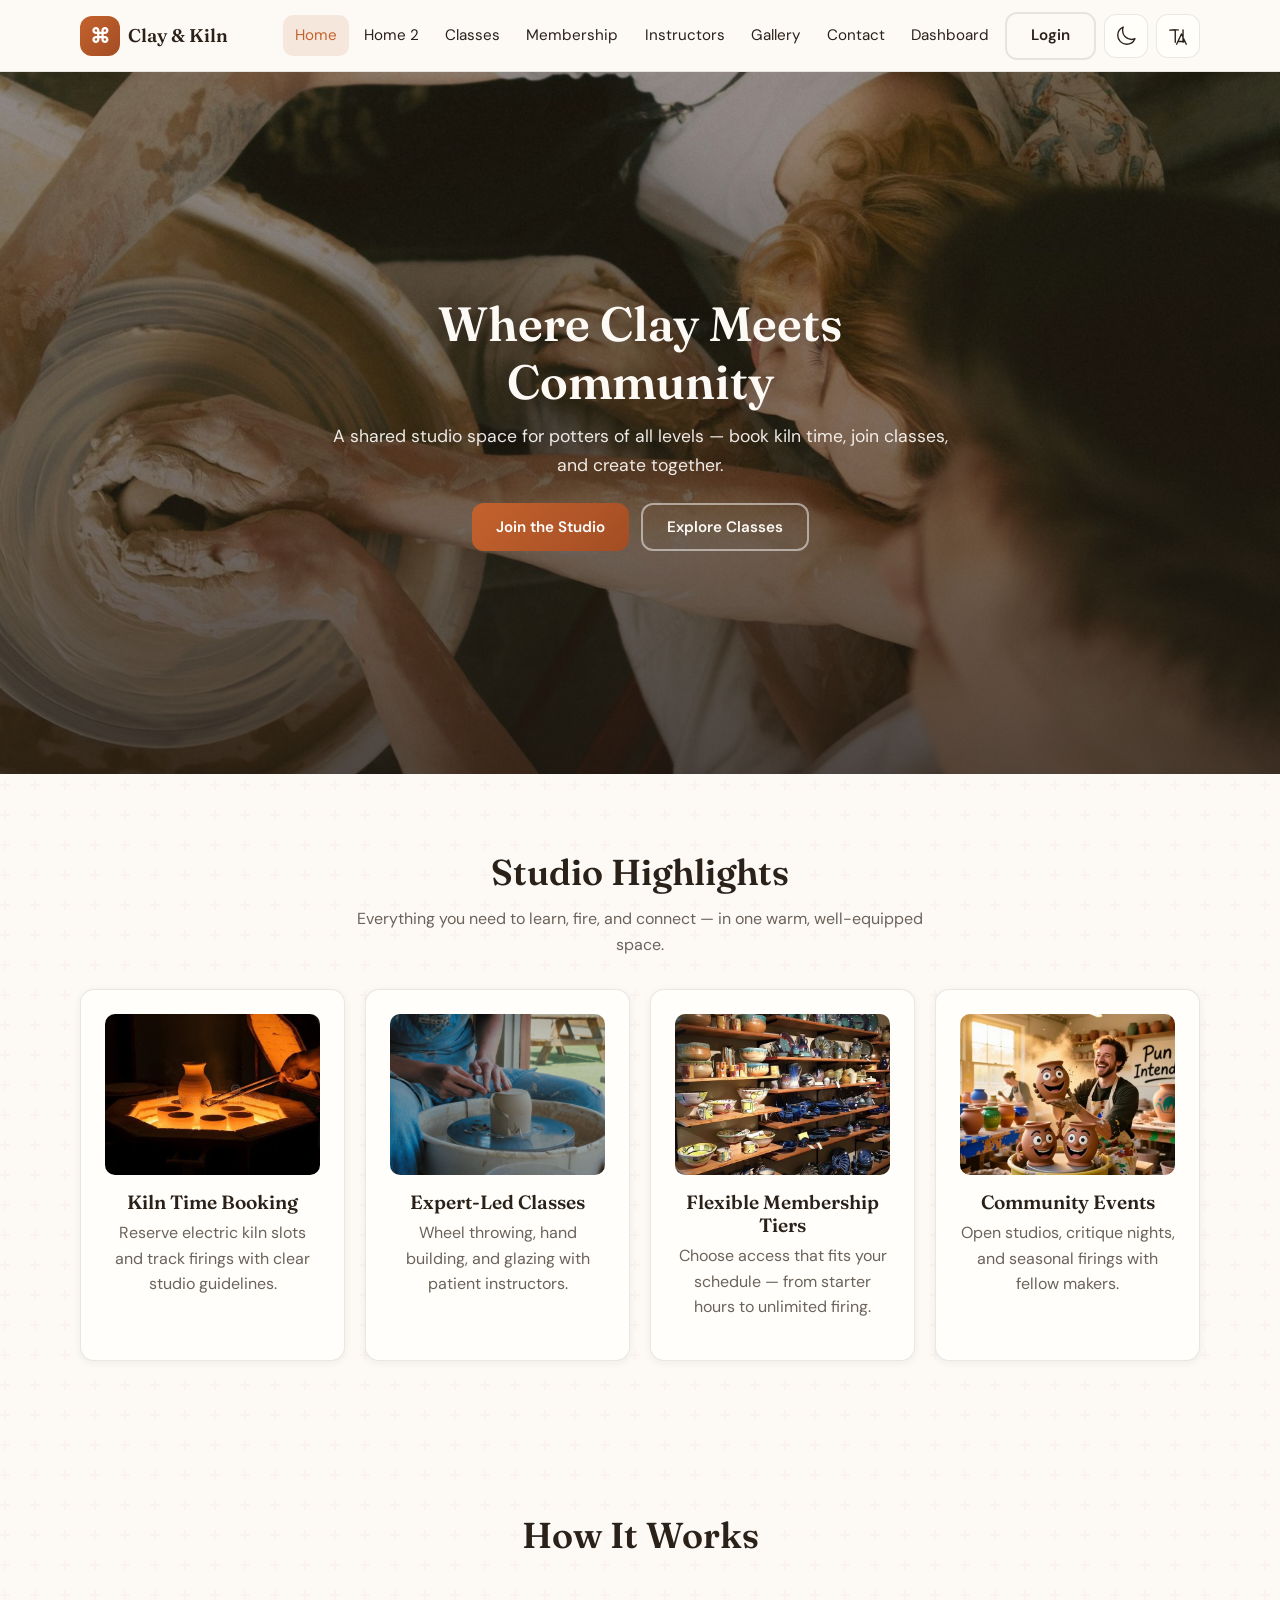
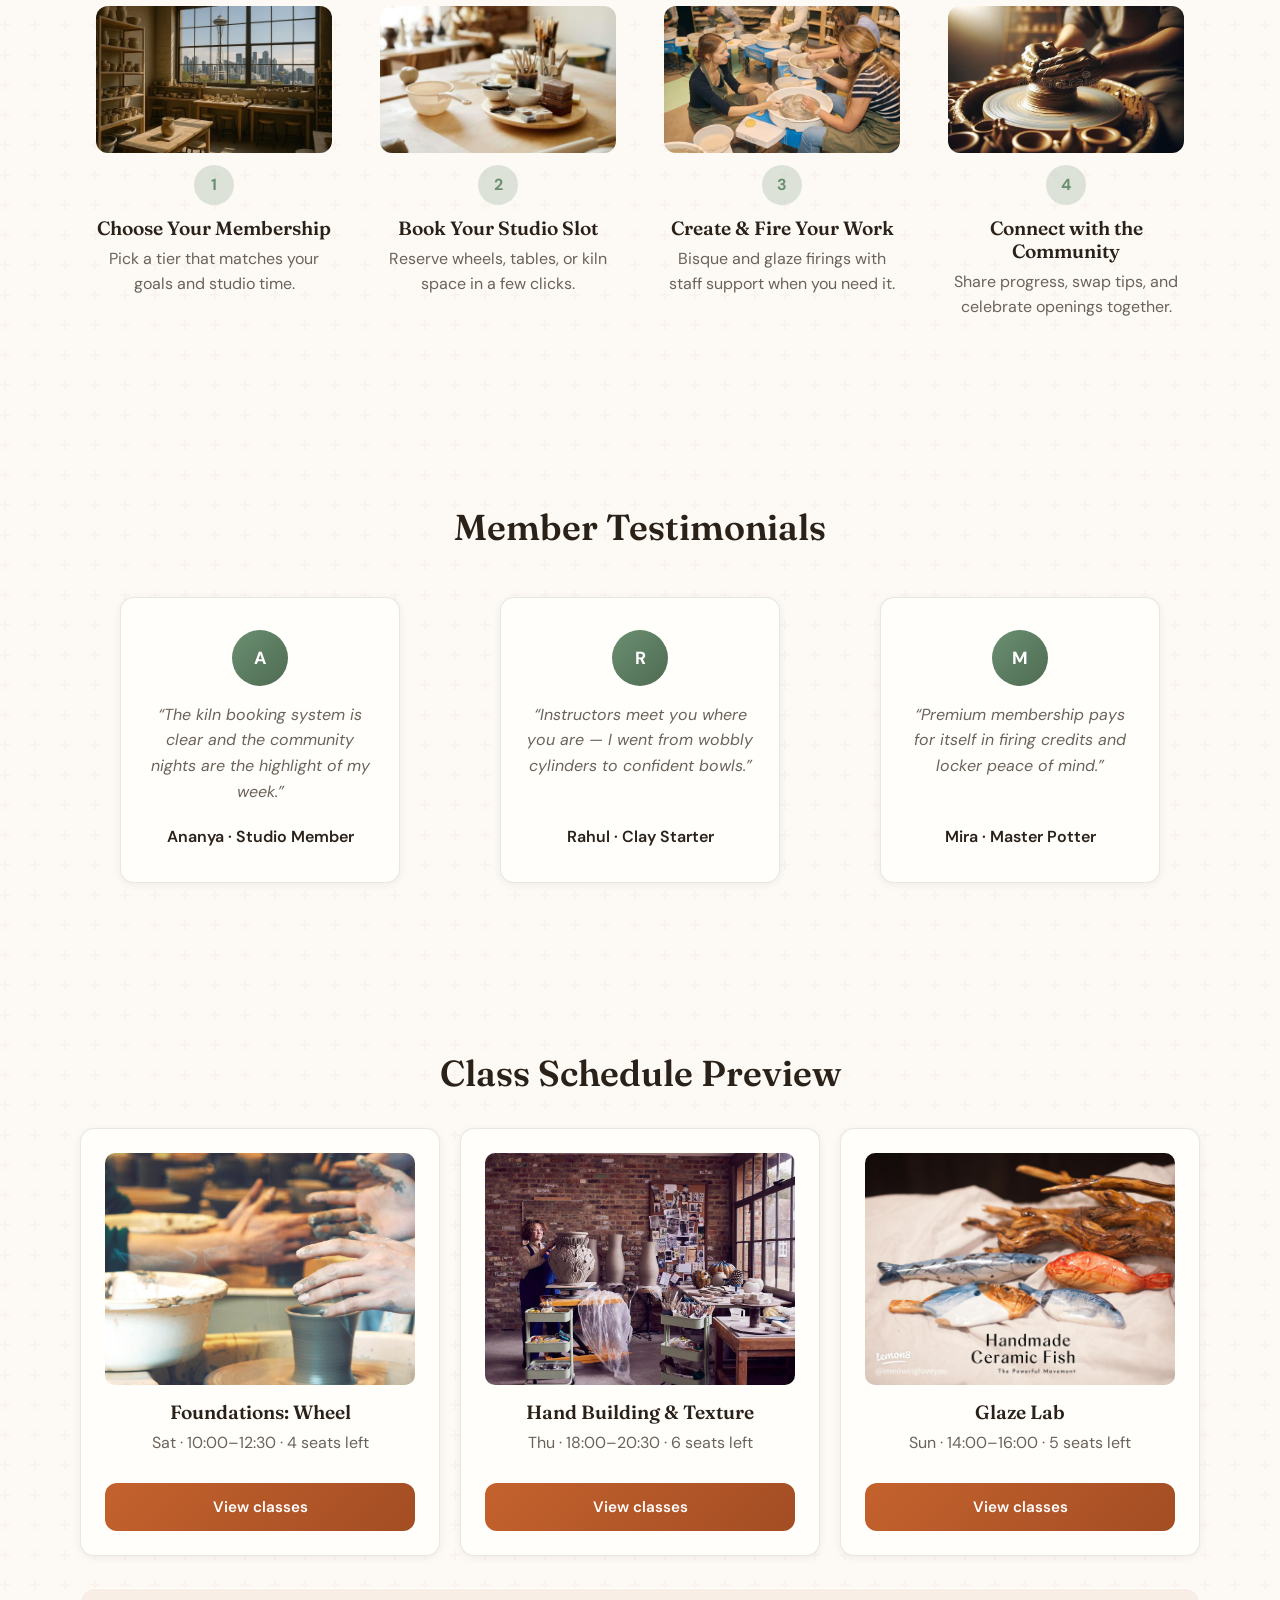
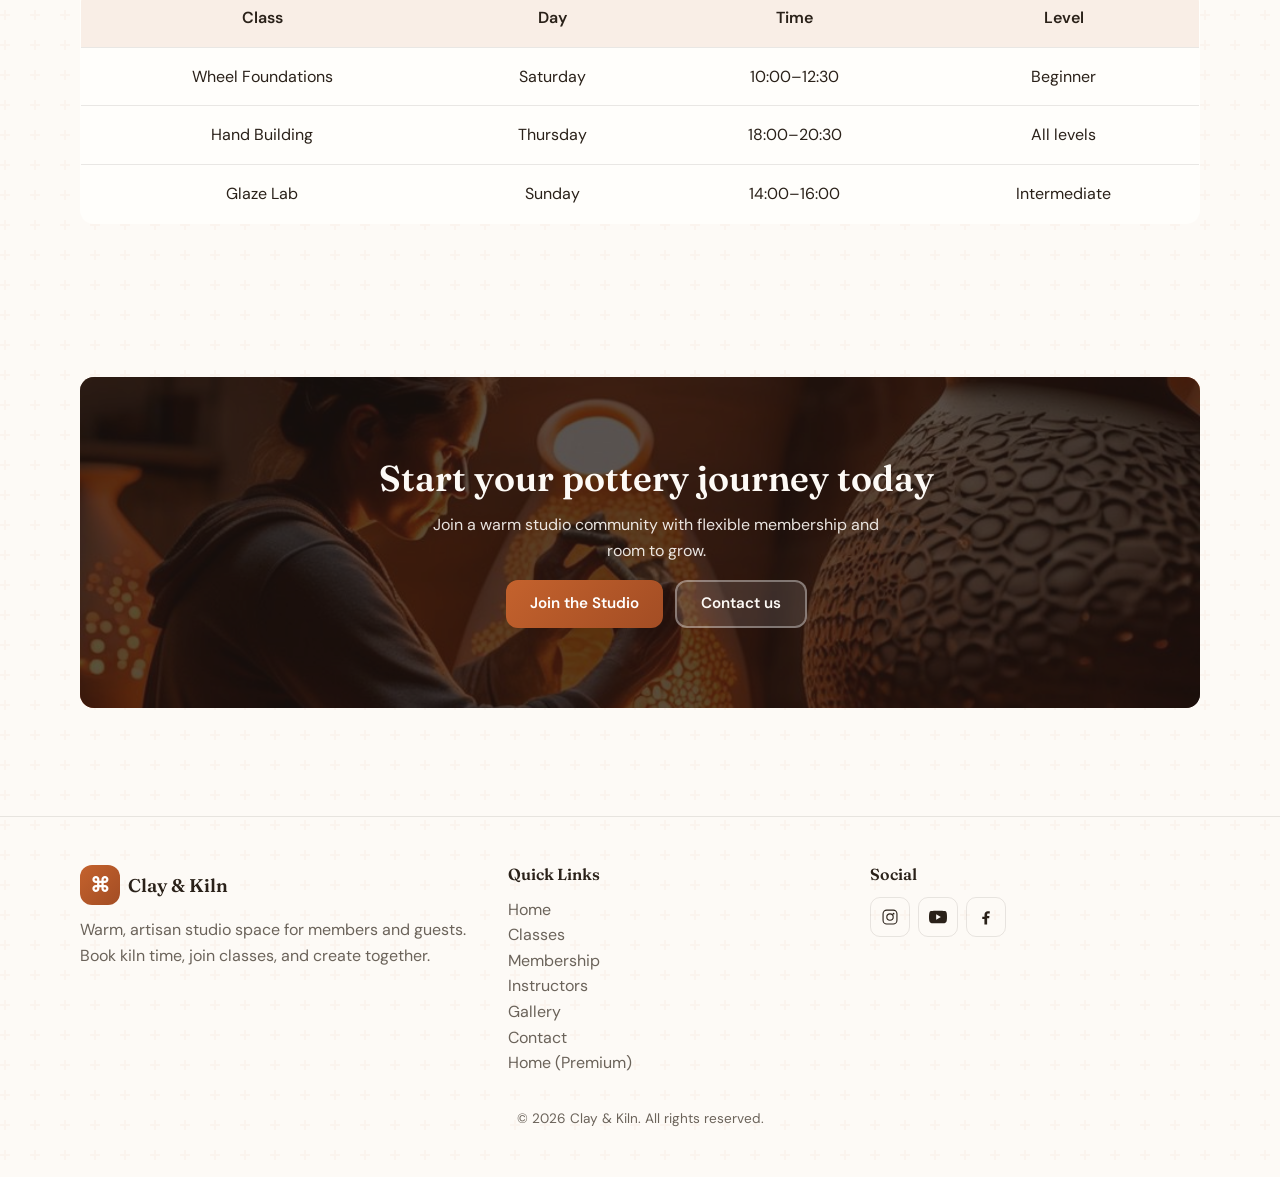
<file: index.html>
<!DOCTYPE html>
<html lang="en">
  <head>
    <meta charset="UTF-8" />
    <meta name="viewport" content="width=device-width, initial-scale=1.0" />
    <title>Where Clay Meets Community | Ceramics &amp; Pottery Studio</title>
    <link rel="icon" type="image/svg+xml" href="favicon.svg" />
    <link rel="preconnect" href="https://fonts.googleapis.com" />
    <link rel="preconnect" href="https://fonts.gstatic.com" crossorigin />
    <link href="https://fonts.googleapis.com/css2?family=DM+Sans:ital,opsz,wght@0,9..40,400;0,9..40,500;0,9..40,600;0,9..40,700&family=Fraunces:opsz,wght@9..144,500;9..144,600;9..144,700&display=swap" rel="stylesheet" />
    <link rel="stylesheet" href="css/styles.css" />
  </head>
  <body>
    <header class="site-header">
      <div class="site-header__inner">
        <a href="index.html" class="logo">
          <span class="logo__mark" aria-hidden="true">⌘</span>
          Clay &amp; Kiln
        </a>
        <button type="button" class="icon-btn menu-toggle" data-menu-toggle aria-expanded="false" aria-label="Open menu">
          <svg xmlns="http://www.w3.org/2000/svg" fill="none" viewBox="0 0 24 24" stroke-width="1.5" stroke="currentColor"><path stroke-linecap="round" stroke-linejoin="round" d="M3.75 6.75h16.5M3.75 12h16.5m-16.5 5.25h16.5" /></svg>
        </button>
        <nav class="nav" data-nav-panel>
          <ul class="nav__list">
            <li><a href="index.html" aria-current="page">Home</a></li>
            <li><a href="home2.html">Home 2</a></li>
            <li><a href="classes.html">Classes</a></li>
            <li><a href="membership.html">Membership</a></li>
            <li><a href="instructors.html">Instructors</a></li>
            <li><a href="gallery.html">Gallery</a></li>
            <li><a href="contact.html">Contact</a></li>
            <li><a href="dashboard.html">Dashboard</a></li>
          </ul>
          <div class="nav__actions">
            <a class="btn btn--secondary" href="login.html">Login</a>
            <button type="button" class="icon-btn" data-theme-toggle aria-pressed="false" aria-label="Toggle dark mode">
              <svg xmlns="http://www.w3.org/2000/svg" fill="none" viewBox="0 0 24 24" stroke-width="1.5" stroke="currentColor"><path stroke-linecap="round" stroke-linejoin="round" d="M21.752 15.002A9.718 9.718 0 0118 15.75c-5.385 0-9.75-4.365-9.75-9.75 0-1.33.266-2.597.748-3.752A9.753 9.753 0 003 11.25C3 16.635 7.365 21 12.75 21a9.753 9.753 0 009.002-5.998z" /></svg>
            </button>
            <button type="button" class="icon-btn" data-rtl-toggle aria-pressed="false" aria-label="Toggle RTL">
              <svg xmlns="http://www.w3.org/2000/svg" fill="none" viewBox="0 0 24 24" stroke-width="1.5" stroke="currentColor"><path stroke-linecap="round" stroke-linejoin="round" d="M10.5 21l5.25-11.25L21 21m-9-3h7.5M3 5.621a48.474 48.474 0 016-.371m0 0c1.12 0 2.233.038 3.334.114M9 5.25v13.5m8.5-13.5v13.5" /></svg>
            </button>
          </div>
        </nav>
      </div>
    </header>

    <main>
      <section class="hero" aria-label="Hero">
        <div class="hero__bg">
          <img src="image/WhatsApp Image 2026-04-11 at 12.03.54 AM.jpeg" alt="Hands shaping clay on a wheel in warm studio light" width="1600" height="900" />
        </div>
        <div class="hero__overlay" aria-hidden="true"></div>
        <div class="hero__content container">
          <h1>Where Clay Meets Community</h1>
          <p>A shared studio space for potters of all levels — book kiln time, join classes, and create together.</p>
          <div class="btn-row">
            <a class="btn btn--primary" href="membership.html">Join the Studio</a>
            <a class="btn btn--secondary" href="classes.html" style="border-color: rgba(255,255,255,0.5); color: #fdfaf6">Explore Classes</a>
          </div>
        </div>
      </section>

      <section class="section container">
        <h2>Studio Highlights</h2>
        <p style="text-align: center; max-width: 52ch; margin-inline: auto">Everything you need to learn, fire, and connect — in one warm, well-equipped space.</p>
        <div class="grid grid--4" style="margin-top: 2rem">
          <article class="card">
            <img class="card__img" src="image/WhatsApp Image 2026-04-11 at 12.03.34 AM.jpeg" alt="Ceramic pieces glowing inside a kiln during firing" width="800" height="600" />
            <h3 class="card__title">Kiln Time Booking</h3>
            <p>Reserve electric kiln slots and track firings with clear studio guidelines.</p>
          </article>
          <article class="card">
            <img class="card__img" src="image/WhatsApp Image 2026-04-11 at 12.03.32 AM.jpeg" alt="Potter trimming a bowl on the wheel" width="800" height="600" />
            <h3 class="card__title">Expert-Led Classes</h3>
            <p>Wheel throwing, hand building, and glazing with patient instructors.</p>
          </article>
          <article class="card">
            <img class="card__img" src="image/WhatsApp Image 2026-04-11 at 12.03.31 AM.jpeg" alt="Shelves of glazed mugs and bowls in the studio" width="800" height="600" />
            <h3 class="card__title">Flexible Membership Tiers</h3>
            <p>Choose access that fits your schedule — from starter hours to unlimited firing.</p>
          </article>
          <article class="card">
            <img class="card__img" src="image/WhatsApp Image 2026-04-11 at 12.04.24 AM.jpeg" alt="Members laughing together in the ceramics studio" width="800" height="600" />
            <h3 class="card__title">Community Events</h3>
            <p>Open studios, critique nights, and seasonal firings with fellow makers.</p>
          </article>
        </div>
      </section>

      <section class="section container">
        <h2>How It Works</h2>
        <div class="steps" style="margin-top: 2rem">
          <div class="step">
            <img class="step__thumb" src="image/WhatsApp Image 2026-04-11 at 12.03.30 AM (1).jpeg" alt="Artist refining a large hand-built vessel" width="640" height="400" />
            <div class="step__num">1</div>
            <h3 class="card__title">Choose Your Membership</h3>
            <p>Pick a tier that matches your goals and studio time.</p>
          </div>
          <div class="step">
            <img class="step__thumb" src="image/WhatsApp Image 2026-04-11 at 12.04.04 AM.jpeg" alt="Pottery tools and clay on the work table" width="640" height="400" />
            <div class="step__num">2</div>
            <h3 class="card__title">Book Your Studio Slot</h3>
            <p>Reserve wheels, tables, or kiln space in a few clicks.</p>
          </div>
          <div class="step">
            <img class="step__thumb" src="image/WhatsApp Image 2026-04-11 at 12.03.58 AM (2).jpeg" alt="Collaborative work at the pottery wheel" width="640" height="400" />
            <div class="step__num">3</div>
            <h3 class="card__title">Create &amp; Fire Your Work</h3>
            <p>Bisque and glaze firings with staff support when you need it.</p>
          </div>
          <div class="step">
            <img class="step__thumb" src="image/WhatsApp Image 2026-04-11 at 12.04.09 AM.jpeg" alt="Hands centering clay on the pottery wheel" width="640" height="400" />
            <div class="step__num">4</div>
            <h3 class="card__title">Connect with the Community</h3>
            <p>Share progress, swap tips, and celebrate openings together.</p>
          </div>
        </div>
      </section>

      <section class="section container">
        <h2>Member Testimonials</h2>
        <div class="grid grid--3" style="margin-top: 2rem">
          <blockquote class="quote">
            <div class="quote__avatar" aria-hidden="true">A</div>
            <p class="quote__text">“The kiln booking system is clear and the community nights are the highlight of my week.”</p>
            <footer class="quote__name">Ananya · Studio Member</footer>
          </blockquote>
          <blockquote class="quote">
            <div class="quote__avatar" aria-hidden="true">R</div>
            <p class="quote__text">“Instructors meet you where you are — I went from wobbly cylinders to confident bowls.”</p>
            <footer class="quote__name">Rahul · Clay Starter</footer>
          </blockquote>
          <blockquote class="quote">
            <div class="quote__avatar" aria-hidden="true">M</div>
            <p class="quote__text">“Premium membership pays for itself in firing credits and locker peace of mind.”</p>
            <footer class="quote__name">Mira · Master Potter</footer>
          </blockquote>
        </div>
      </section>

      <section class="section container">
        <h2>Class Schedule Preview</h2>
        <div class="grid grid--3" style="margin-top: 2rem">
          <article class="card">
            <img class="card__img" src="image/WhatsApp Image 2026-04-11 at 12.04.02 AM (1).jpeg" alt="Glazing and finishing work in the studio" width="800" height="600" />
            <h3 class="card__title">Foundations: Wheel</h3>
            <p>Sat · 10:00–12:30 · 4 seats left</p>
            <a class="btn btn--primary" href="classes.html" style="margin-top: 0.75rem">View classes</a>
          </article>
          <article class="card">
            <img class="card__img" src="image/WhatsApp Image 2026-04-11 at 12.04.04 AM (1).jpeg" alt="Studio tools and in-progress pieces" width="800" height="600" />
            <h3 class="card__title">Hand Building &amp; Texture</h3>
            <p>Thu · 18:00–20:30 · 6 seats left</p>
            <a class="btn btn--primary" href="classes.html" style="margin-top: 0.75rem">View classes</a>
          </article>
          <article class="card">
            <img class="card__img" src="image/WhatsApp Image 2026-04-11 at 12.04.04 AM (2).jpeg" alt="Clay preparation and wedging" width="800" height="600" />
            <h3 class="card__title">Glaze Lab</h3>
            <p>Sun · 14:00–16:00 · 5 seats left</p>
            <a class="btn btn--primary" href="classes.html" style="margin-top: 0.75rem">View classes</a>
          </article>
        </div>
        <table class="schedule" style="margin-top: 2rem">
          <thead>
            <tr>
              <th>Class</th>
              <th>Day</th>
              <th>Time</th>
              <th>Level</th>
            </tr>
          </thead>
          <tbody>
            <tr>
              <td>Wheel Foundations</td>
              <td>Saturday</td>
              <td>10:00–12:30</td>
              <td>Beginner</td>
            </tr>
            <tr>
              <td>Hand Building</td>
              <td>Thursday</td>
              <td>18:00–20:30</td>
              <td>All levels</td>
            </tr>
            <tr>
              <td>Glaze Lab</td>
              <td>Sunday</td>
              <td>14:00–16:00</td>
              <td>Intermediate</td>
            </tr>
          </tbody>
        </table>
      </section>

      <section class="section">
        <div class="cta-band">
          <div class="cta-band__bg">
            <img src="image/WhatsApp Image 2026-04-11 at 12.03.33 AM.jpeg" alt="" width="1600" height="600" decoding="async" />
          </div>
          <div class="cta-band__overlay" aria-hidden="true"></div>
          <div class="cta-band__inner container">
            <h2>Start your pottery journey today</h2>
            <p>Join a warm studio community with flexible membership and room to grow.</p>
            <div class="btn-row" style="margin-top: 1rem">
              <a class="btn btn--primary" href="membership.html">Join the Studio</a>
              <a class="btn btn--secondary" href="contact.html" style="background: rgba(255,255,255,0.12); border-color: rgba(255,255,255,0.35); color: #fdfaf6">Contact us</a>
            </div>
          </div>
        </div>
      </section>
    </main>

    <footer class="site-footer">
      <div class="container site-footer__grid">
        <div>
          <div class="logo" style="margin-bottom: 0.75rem">
            <span class="logo__mark" aria-hidden="true">⌘</span>
            Clay &amp; Kiln
          </div>
          <p>Warm, artisan studio space for members and guests. Book kiln time, join classes, and create together.</p>
        </div>
        <div>
          <h3>Quick Links</h3>
          <ul>
            <li><a href="index.html">Home</a></li>
            <li><a href="classes.html">Classes</a></li>
            <li><a href="membership.html">Membership</a></li>
            <li><a href="instructors.html">Instructors</a></li>
            <li><a href="gallery.html">Gallery</a></li>
            <li><a href="contact.html">Contact</a></li>
            <li><a href="home2.html">Home (Premium)</a></li>
          </ul>
        </div>
        <div>
          <h3>Social</h3>
          <div class="social">
            <a href="#" aria-label="Instagram"><svg xmlns="http://www.w3.org/2000/svg" viewBox="0 0 24 24" fill="currentColor"><path d="M7.75 2h8.5A5.75 5.75 0 0122 7.75v8.5A5.75 5.75 0 0116.25 22h-8.5A5.75 5.75 0 012 16.25v-8.5A5.75 5.75 0 017.75 2zm0 1.5A4.25 4.25 0 003.5 7.75v8.5A4.25 4.25 0 007.75 20.5h8.5a4.25 4.25 0 004.25-4.25v-8.5A4.25 4.25 0 0016.25 3.5h-8.5zM12 7a5 5 0 110 10 5 5 0 010-10zm0 1.5a3.5 3.5 0 100 7 3.5 3.5 0 000-7zm4.75-2.25a1.25 1.25 0 11-.001 2.5 1.25 1.25 0 01.001-2.5z"/></svg></a>
            <a href="#" aria-label="YouTube"><svg xmlns="http://www.w3.org/2000/svg" viewBox="0 0 24 24" fill="currentColor"><path d="M23.498 6.186a3.016 3.016 0 0 0-2.122-2.136C19.505 3.545 12 3.545 12 3.545s-7.505 0-9.377.505A3.017 3.017 0 0 0 .502 6.186C0 8.07 0 12 0 12s0 3.93.502 5.814a3.016 3.016 0 0 0 2.122 2.136c1.871.505 9.376.505 9.376.505s7.505 0 9.377-.505a3.015 3.015 0 0 0 2.122-2.136C24 15.93 24 12 24 12s0-3.93-.502-5.814zM9.545 15.568V8.432L15.818 12l-6.273 3.568z"/></svg></a>
            <a href="#" aria-label="Facebook"><svg xmlns="http://www.w3.org/2000/svg" viewBox="0 0 24 24" fill="currentColor"><path d="M13.5 22v-8.2h2.7l.4-3.2h-3.1V8.9c0-.9.3-1.5 1.6-1.5H17V4.4c-.3 0-1.4-.1-2.6-.1-2.6 0-4.4 1.6-4.4 4.6v2.6H7v3.2h2.9V22h3.6z"/></svg></a>
          </div>
        </div>
      </div>
      <p class="container" style="text-align: center; margin-top: 2rem; font-size: 0.85rem; color: var(--color-muted)">© <span id="y"></span> Clay &amp; Kiln. All rights reserved.</p>
    </footer>
    <script>
      document.getElementById("y").textContent = new Date().getFullYear();
    </script>
    <script src="js/main.js" defer></script>
  </body>
</html>
</file>
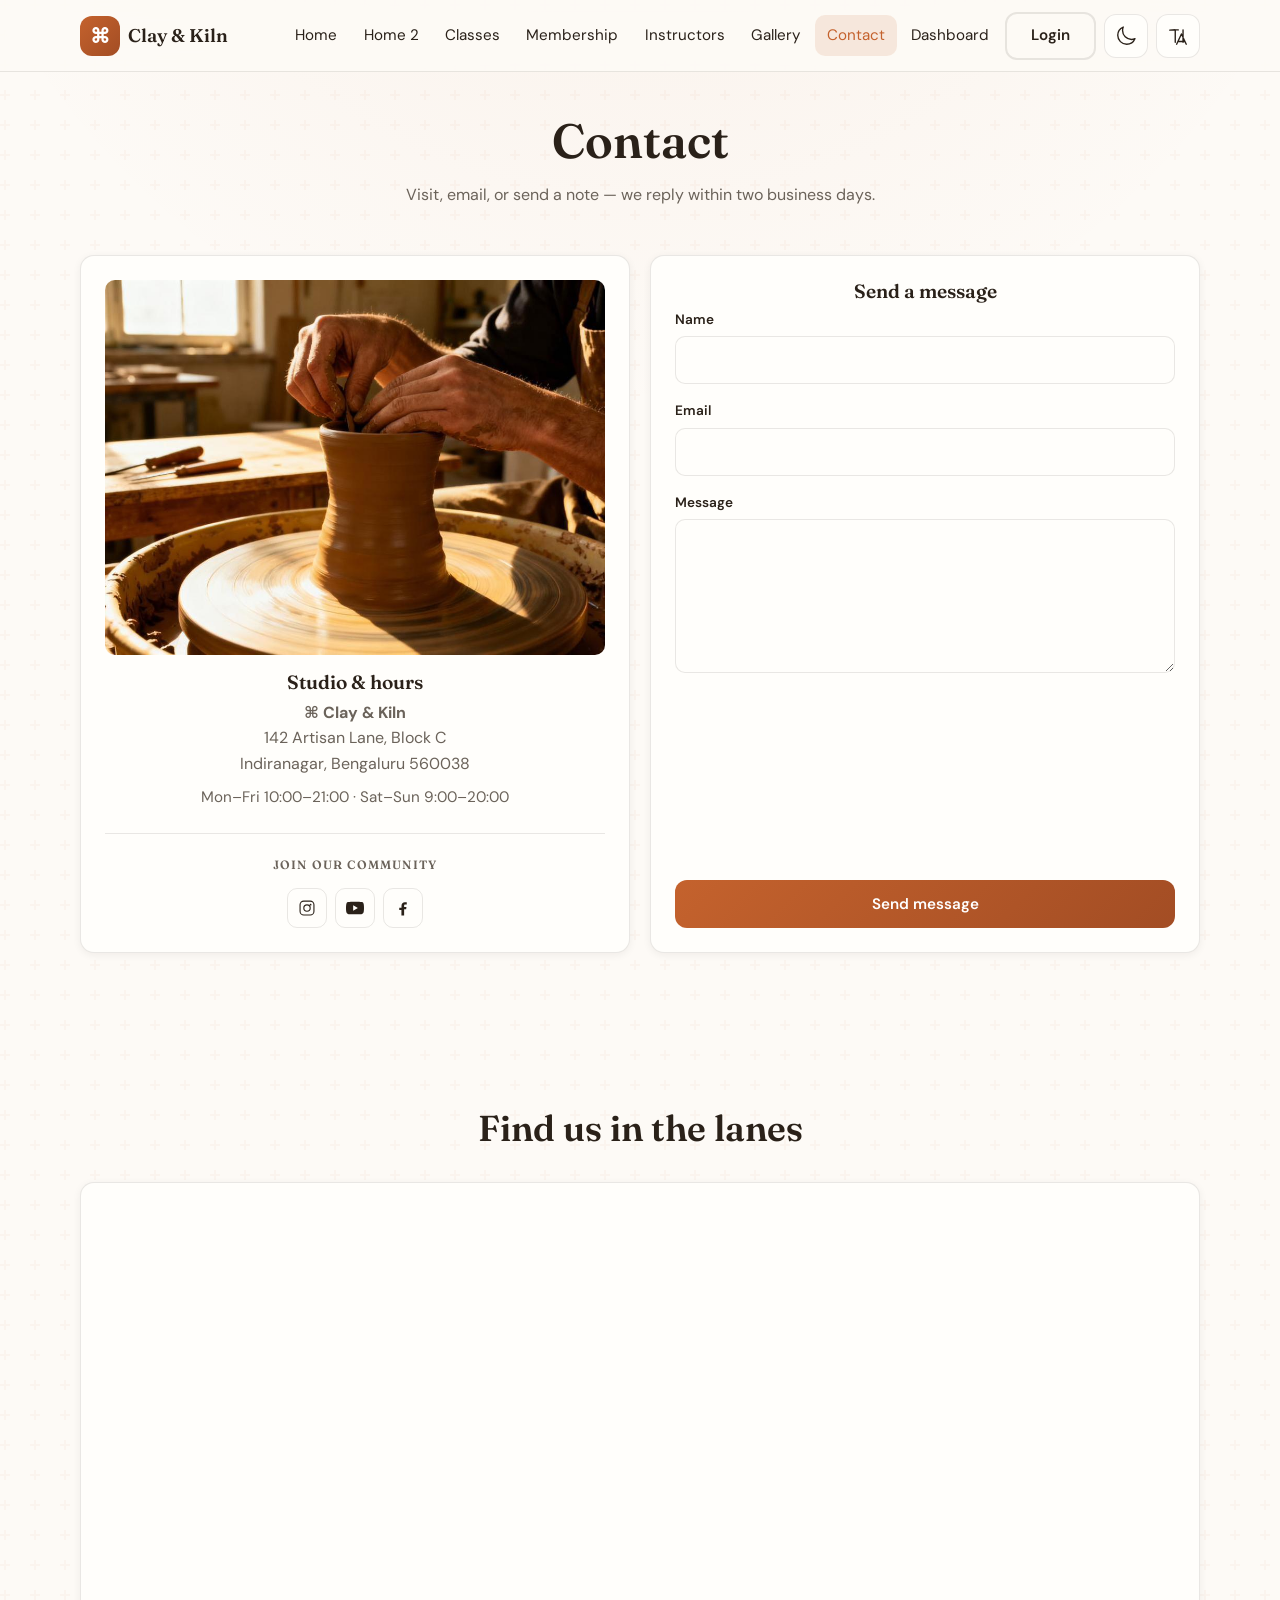
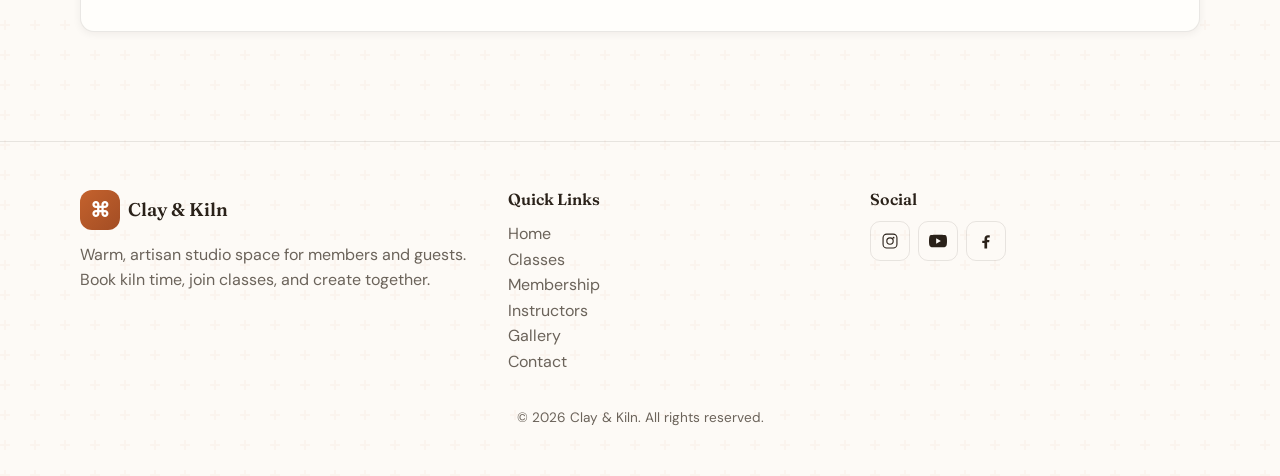
<file: contact.html>
<!DOCTYPE html>
<html lang="en">
  <head>
    <meta charset="UTF-8" />
    <meta name="viewport" content="width=device-width, initial-scale=1.0" />
    <title>Contact | Ceramics &amp; Pottery Studio</title>
    <link rel="icon" type="image/svg+xml" href="favicon.svg" />
    <link rel="preconnect" href="https://fonts.googleapis.com" />
    <link rel="preconnect" href="https://fonts.gstatic.com" crossorigin />
    <link href="https://fonts.googleapis.com/css2?family=DM+Sans:ital,opsz,wght@0,9..40,400;0,9..40,500;0,9..40,600;0,9..40,700&family=Fraunces:opsz,wght@9..144,500;9..144,600;9..144,700&display=swap" rel="stylesheet" />
    <link rel="stylesheet" href="css/styles.css" />
  </head>
  <body>
    <header class="site-header">
      <div class="site-header__inner">
        <a href="index.html" class="logo">
          <span class="logo__mark" aria-hidden="true">⌘</span>
          Clay &amp; Kiln
        </a>
        <button type="button" class="icon-btn menu-toggle" data-menu-toggle aria-expanded="false" aria-label="Open menu">
          <svg xmlns="http://www.w3.org/2000/svg" fill="none" viewBox="0 0 24 24" stroke-width="1.5" stroke="currentColor"><path stroke-linecap="round" stroke-linejoin="round" d="M3.75 6.75h16.5M3.75 12h16.5m-16.5 5.25h16.5" /></svg>
        </button>
        <nav class="nav" data-nav-panel>
          <ul class="nav__list">
            <li><a href="index.html">Home</a></li>
            <li><a href="home2.html">Home 2</a></li>
            <li><a href="classes.html">Classes</a></li>
            <li><a href="membership.html">Membership</a></li>
            <li><a href="instructors.html">Instructors</a></li>
            <li><a href="gallery.html">Gallery</a></li>
            <li><a href="contact.html" aria-current="page">Contact</a></li>
            <li><a href="dashboard.html">Dashboard</a></li>
          </ul>
          <div class="nav__actions">
            <a class="btn btn--secondary" href="login.html">Login</a>
            <button type="button" class="icon-btn" data-theme-toggle aria-pressed="false" aria-label="Toggle dark mode">
              <svg xmlns="http://www.w3.org/2000/svg" fill="none" viewBox="0 0 24 24" stroke-width="1.5" stroke="currentColor"><path stroke-linecap="round" stroke-linejoin="round" d="M21.752 15.002A9.718 9.718 0 0118 15.75c-5.385 0-9.75-4.365-9.75-9.75 0-1.33.266-2.597.748-3.752A9.753 9.753 0 003 11.25C3 16.635 7.365 21 12.75 21a9.753 9.753 0 009.002-5.998z" /></svg>
            </button>
            <button type="button" class="icon-btn" data-rtl-toggle aria-pressed="false" aria-label="Toggle RTL">
              <svg xmlns="http://www.w3.org/2000/svg" fill="none" viewBox="0 0 24 24" stroke-width="1.5" stroke="currentColor"><path stroke-linecap="round" stroke-linejoin="round" d="M10.5 21l5.25-11.25L21 21m-9-3h7.5M3 5.621a48.474 48.474 0 016-.371m0 0c1.12 0 2.233.038 3.334.114M9 5.25v13.5m8.5-13.5v13.5" /></svg>
            </button>
          </div>
        </nav>
      </div>
    </header>

    <main>
      <div class="page-head container">
        <h1>Contact</h1>
        <p>Visit, email, or send a note — we reply within two business days.</p>
      </div>

      <section class="section container section--tight">
        <div class="grid grid--2">
          <article class="card" style="text-align: center">
            <img src="image/WhatsApp Image 2026-04-11 at 12.03.57 AM (2).jpeg" alt="Pottery wheel class from above" width="900" height="560" class="card__img" />
            <h3 class="card__title">Studio &amp; hours</h3>
            <p style="margin-bottom: 0.5rem"><strong>⌘ Clay &amp; Kiln</strong><br />142 Artisan Lane, Block C<br />Indiranagar, Bengaluru 560038</p>
            <p style="font-size: 0.95rem; color: var(--color-muted); margin-bottom: 1.5rem">Mon–Fri 10:00–21:00 · Sat–Sun 9:00–20:00</p>
            
            <div style="border-top: 1px solid var(--color-border); padding-top: 1.5rem">
              <h4 style="font-size: 0.75rem; text-transform: uppercase; letter-spacing: 0.1em; color: var(--color-muted); margin-bottom: 1rem">Join our community</h4>
              <div class="social" style="justify-content: center">
                <a href="#" aria-label="Instagram"><svg xmlns="http://www.w3.org/2000/svg" viewBox="0 0 24 24" fill="currentColor"><path d="M7.75 2h8.5A5.75 5.75 0 0122 7.75v8.5A5.75 5.75 0 0116.25 22h-8.5A5.75 5.75 0 012 16.25v-8.5A5.75 5.75 0 017.75 2zm0 1.5A4.25 4.25 0 003.5 7.75v8.5A4.25 4.25 0 007.75 20.5h8.5a4.25 4.25 0 004.25-4.25v-8.5A4.25 4.25 0 0016.25 3.5h-8.5zM12 7a5 5 0 110 10 5 5 0 010-10zm0 1.5a3.5 3.5 0 100 7 3.5 3.5 0 000-7zm4.75-2.25a1.25 1.25 0 11-.001 2.5 1.25 1.25 0 01.001-2.5z"/></svg></a>
                <a href="#" aria-label="YouTube"><svg xmlns="http://www.w3.org/2000/svg" viewBox="0 0 24 24" fill="currentColor"><path d="M23.498 6.186a3.016 3.016 0 0 0-2.122-2.136C19.505 3.545 12 3.545 12 3.545s-7.505 0-9.377.505A3.017 3.017 0 0 0 .502 6.186C0 8.07 0 12 0 12s0 3.93.502 5.814a3.016 3.016 0 0 0 2.122 2.136c1.871.505 9.376.505 9.376.505s7.505 0 9.377-.505a3.015 3.015 0 0 0 2.122-2.136C24 15.93 24 12 24 12s0-3.93-.502-5.814zM9.545 15.568V8.432L15.818 12l-6.273 3.568z"/></svg></a>
                <a href="#" aria-label="Facebook"><svg xmlns="http://www.w3.org/2000/svg" viewBox="0 0 24 24" fill="currentColor"><path d="M13.5 22v-8.2h2.7l.4-3.2h-3.1V8.9c0-.9.3-1.5 1.6-1.5H17V4.4c-.3 0-1.4-.1-2.6-.1-2.6 0-4.4 1.6-4.4 4.6v2.6H7v3.2h2.9V22h3.6z"/></svg></a>
              </div>
            </div>
          </article>

          <form class="card" action="#" method="post">
            <h3 class="card__title" style="text-align: center">Send a message</h3>
            <div class="field">
              <label for="name">Name</label>
              <input id="name" name="name" type="text" autocomplete="name" required />
            </div>
            <div class="field">
              <label for="email">Email</label>
              <input id="email" name="email" type="email" autocomplete="email" required />
            </div>
            <div class="field">
              <label for="message">Message</label>
              <textarea id="message" name="message" rows="5" required></textarea>
            </div>
            <button type="submit" class="btn btn--primary btn--block">Send message</button>
          </form>
        </div>
      </section>

      <section class="section container">
        <h2 style="margin-bottom: 2rem">Find us in the lanes</h2>
        <article class="card" style="padding: 0; overflow: hidden; height: 450px;">
          <iframe 
            src="https://www.google.com/maps/embed?pb=!1m18!1m12!1m3!1d15551.44284695914!2d77.6337839!3d12.9718915!2m3!1f0!2f0!3f0!3m2!1i1024!2i768!4f13.1!3m3!1m2!1s0x3bae16a6fb1e06a3%3A0x64e2978f8777085c!2sIndiranagar%2C%20Bengaluru%2C%20Karnataka!5e0!3m2!1sen!2sin!4v1712995200000!5m2!1sen!2sin" 
            width="100%" 
            height="100%" 
            style="border:0; filter: grayscale(0.2) contrast(1.1);" 
            allowfullscreen="" 
            loading="lazy" 
            referrerpolicy="no-referrer-when-downgrade">
          </iframe>
        </article>
      </section>
    </main>

    <footer class="site-footer">
      <div class="container site-footer__grid">
        <div>
          <div class="logo" style="margin-bottom: 0.75rem">
            <span class="logo__mark" aria-hidden="true">⌘</span>
            Clay &amp; Kiln
          </div>
          <p>Warm, artisan studio space for members and guests. Book kiln time, join classes, and create together.</p>
        </div>
        <div>
          <h3>Quick Links</h3>
          <ul>
            <li><a href="index.html">Home</a></li>
            <li><a href="classes.html">Classes</a></li>
            <li><a href="membership.html">Membership</a></li>
            <li><a href="instructors.html">Instructors</a></li>
            <li><a href="gallery.html">Gallery</a></li>
            <li><a href="contact.html">Contact</a></li>
          </ul>
        </div>
        <div>
          <h3>Social</h3>
          <div class="social">
            <a href="#" aria-label="Instagram"><svg xmlns="http://www.w3.org/2000/svg" viewBox="0 0 24 24" fill="currentColor"><path d="M7.75 2h8.5A5.75 5.75 0 0122 7.75v8.5A5.75 5.75 0 0116.25 22h-8.5A5.75 5.75 0 012 16.25v-8.5A5.75 5.75 0 017.75 2zm0 1.5A4.25 4.25 0 003.5 7.75v8.5A4.25 4.25 0 007.75 20.5h8.5a4.25 4.25 0 004.25-4.25v-8.5A4.25 4.25 0 0016.25 3.5h-8.5zM12 7a5 5 0 110 10 5 5 0 010-10zm0 1.5a3.5 3.5 0 100 7 3.5 3.5 0 000-7zm4.75-2.25a1.25 1.25 0 11-.001 2.5 1.25 1.25 0 01.001-2.5z"/></svg></a>
            <a href="#" aria-label="YouTube"><svg xmlns="http://www.w3.org/2000/svg" viewBox="0 0 24 24" fill="currentColor"><path d="M23.498 6.186a3.016 3.016 0 0 0-2.122-2.136C19.505 3.545 12 3.545 12 3.545s-7.505 0-9.377.505A3.017 3.017 0 0 0 .502 6.186C0 8.07 0 12 0 12s0 3.93.502 5.814a3.016 3.016 0 0 0 2.122 2.136c1.871.505 9.376.505 9.376.505s7.505 0 9.377-.505a3.015 3.015 0 0 0 2.122-2.136C24 15.93 24 12 24 12s0-3.93-.502-5.814zM9.545 15.568V8.432L15.818 12l-6.273 3.568z"/></svg></a>
            <a href="#" aria-label="Facebook"><svg xmlns="http://www.w3.org/2000/svg" viewBox="0 0 24 24" fill="currentColor"><path d="M13.5 22v-8.2h2.7l.4-3.2h-3.1V8.9c0-.9.3-1.5 1.6-1.5H17V4.4c-.3 0-1.4-.1-2.6-.1-2.6 0-4.4 1.6-4.4 4.6v2.6H7v3.2h2.9V22h3.6z"/></svg></a>
          </div>
        </div>
      </div>
      <p class="container" style="text-align: center; margin-top: 2rem; font-size: 0.85rem; color: var(--color-muted)">© <span id="y"></span> Clay &amp; Kiln. All rights reserved.</p>
    </footer>
    <script>
      document.getElementById("y").textContent = new Date().getFullYear();
    </script>
    <script src="js/main.js" defer></script>
  </body>
</html>
</file>
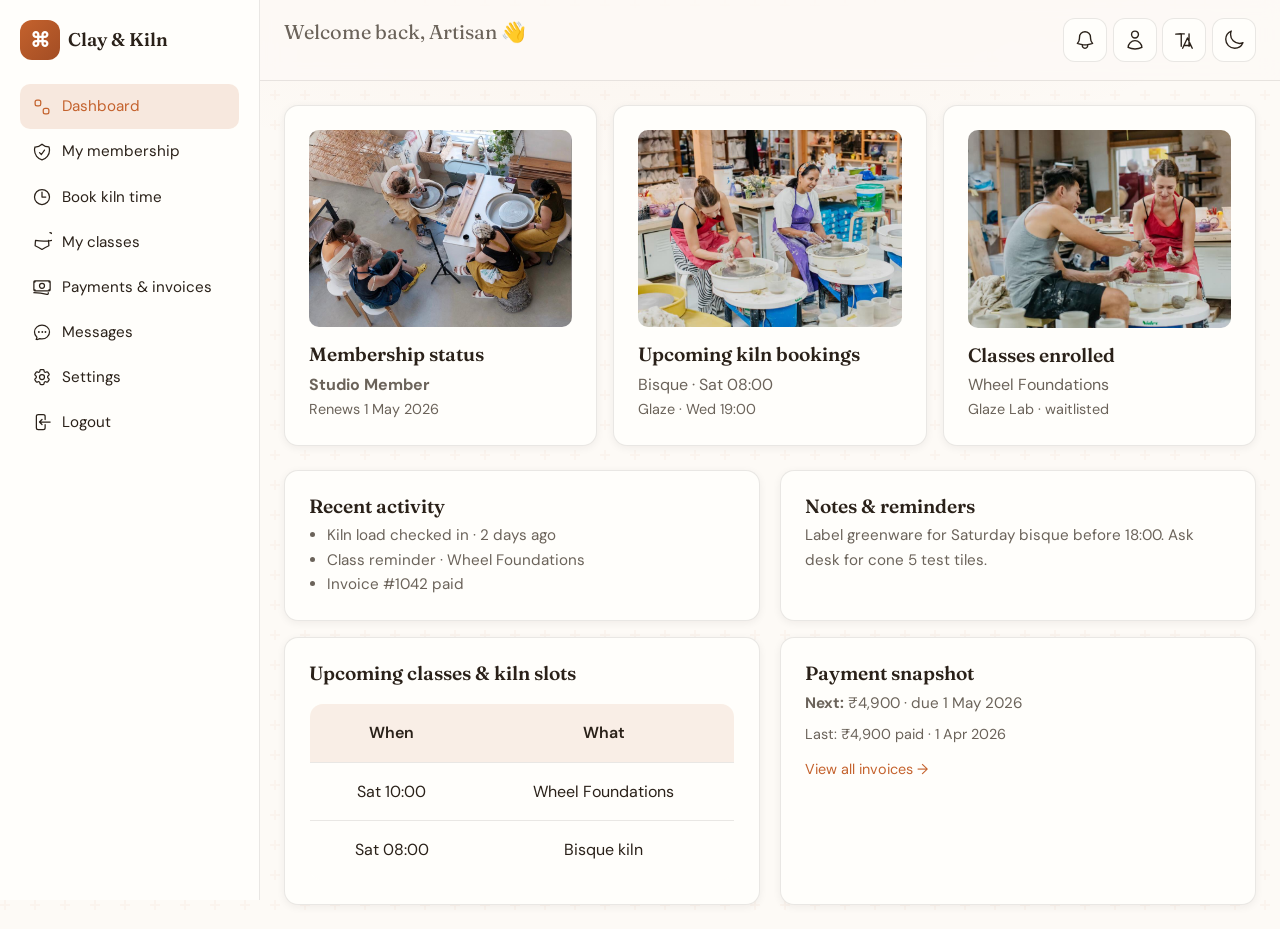
<file: dashboard.html>
<!DOCTYPE html>
<html lang="en">
  <head>
    <meta charset="UTF-8" />
    <meta name="viewport" content="width=device-width, initial-scale=1.0" />
    <title>Dashboard | ⌘ Clay &amp; Kiln</title>
    <link rel="icon" type="image/svg+xml" href="favicon.svg" />
    <link rel="preconnect" href="https://fonts.googleapis.com" />
    <link rel="preconnect" href="https://fonts.gstatic.com" crossorigin />
    <link href="https://fonts.googleapis.com/css2?family=DM+Sans:ital,opsz,wght@0,9..40,400;0,9..40,500;0,9..40,600;0,9..40,700&family=Fraunces:opsz,wght@9..144,500;9..144,600;9..144,700&display=swap" rel="stylesheet" />
    <link rel="stylesheet" href="css/styles.css" />
  </head>
  <body class="dash-page">
    <div class="dash">
      <aside class="dash__sidebar" data-dash-sidebar>
        <a href="index.html" class="logo">
          <span class="logo__mark" aria-hidden="true">⌘</span>
          Clay &amp; Kiln
        </a>
        <nav aria-label="Member">
          <ul class="dash__nav">
            <li>
              <a href="dashboard.html#overview" aria-current="page"><svg xmlns="http://www.w3.org/2000/svg" fill="none" viewBox="0 0 24 24" stroke-width="1.5" stroke="currentColor"><path stroke-linecap="round" stroke-linejoin="round" d="M3.75 6A2.25 2.25 0 016 3.75h2.25A2.25 2.25 0 0110.5 6v2.25a2.25 2.25 0 01-2.25 2.25H6a2.25 2.25 0 01-2.25-2.25V6zM13.5 15.75a2.25 2.25 0 012.25-2.25H18a2.25 2.25 0 012.25 2.25V18A2.25 2.25 0 0118 20.25h-2.25A2.25 2.25 0 0113.5 18v-2.25z" /></svg> Dashboard</a>
            </li>
            <li>
              <a href="membership.html"><svg xmlns="http://www.w3.org/2000/svg" fill="none" viewBox="0 0 24 24" stroke-width="1.5" stroke="currentColor"><path stroke-linecap="round" stroke-linejoin="round" d="M9 12.75L11.25 15 15 9.75m-3-7.036A11.959 11.959 0 013.598 6 11.99 11.99 0 003 9.749c0 5.592 3.824 10.29 9 11.623 5.176-1.332 9-6.03 9-11.622 0-1.31-.21-2.571-.598-3.751h-.152c-3.196 0-6.1-1.248-8.25-3.285z" /></svg> My membership</a>
            </li>
            <li>
              <a href="dashboard.html#kiln"><svg xmlns="http://www.w3.org/2000/svg" fill="none" viewBox="0 0 24 24" stroke-width="1.5" stroke="currentColor"><path stroke-linecap="round" stroke-linejoin="round" d="M12 6v6h4.5m4.5 0a9 9 0 11-18 0 9 9 0 0118 0z" /></svg> Book kiln time</a>
            </li>
            <li>
              <a href="classes.html"><svg xmlns="http://www.w3.org/2000/svg" fill="none" viewBox="0 0 24 24" stroke-width="1.5" stroke="currentColor"><path stroke-linecap="round" stroke-linejoin="round" d="M4.26 10.147a60.436 60.436 0 00-.491 6.347A48.627 48.627 0 0112 20.904a48.627 48.627 0 018.232-4.41 60.46 60.46 0 00-.491-6.347m-15.482 0a50.57 50.57 0 0022.94-.91l.01-.01c.95-.45 1.75-1.15 2.35-2.05l.01-.01a47.88 47.88 0 00-5.07-5.07l-.01.01c-.9-.6-1.9-1.05-2.95-1.35" /></svg> My classes</a>
            </li>
            <li>
              <a href="dashboard.html#payments"><svg xmlns="http://www.w3.org/2000/svg" fill="none" viewBox="0 0 24 24" stroke-width="1.5" stroke="currentColor"><path stroke-linecap="round" stroke-linejoin="round" d="M2.25 18.75a60.07 60.07 0 0115.797 2.101c.727.198 1.453-.342 1.453-1.096V18.75M3.75 4.5v.75A.75.75 0 013 6h-.75m0 0v-.375c0-.621.504-1.125 1.125-1.125H20.25M2.25 6v9m18-10.5v.75c0 .414.336.75.75.75h.75m-1.5-1.5h.375c.621 0 1.125.504 1.125 1.125v9.75c0 .621-.504 1.125-1.125 1.125h-.375m1.5-1.5H21a.75.75 0 00-.75.75v.75m0 0H3.75m0 0h-.375a1.125 1.125 0 01-1.125-1.125V15m1.5 1.5v-.75A.75.75 0 003 15h-.75M15 10.5a3 3 0 11-6 0 3 3 0 016 0z" /></svg> Payments &amp; invoices</a>
            </li>
            <li>
              <a href="dashboard.html#messages"><svg xmlns="http://www.w3.org/2000/svg" fill="none" viewBox="0 0 24 24" stroke-width="1.5" stroke="currentColor"><path stroke-linecap="round" stroke-linejoin="round" d="M8.625 12a.375.375 0 11-.75 0 .375.375 0 01.75 0zm0 0H8.25m4.5 0a.375.375 0 11-.75 0 .375.375 0 01.75 0zm0 0H12m4.5 0a.375.375 0 11-.75 0 .375.375 0 01.75 0zm0 0h-.375M21 12c0 4.556-4.03 8.25-9 8.25a9.764 9.764 0 01-2.555-.337A5.972 5.972 0 015.41 20.97a5.969 5.969 0 01-.474-.065 4.48 4.48 0 00.978-2.025c.09-.457-.133-.901-.467-1.226C3.93 16.178 3 14.189 3 12c0-4.556 4.03-8.25 9-8.25s9 3.694 9 8.25z" /></svg> Messages</a>
            </li>
            <li>
              <a href="dashboard.html#settings"><svg xmlns="http://www.w3.org/2000/svg" fill="none" viewBox="0 0 24 24" stroke-width="1.5" stroke="currentColor"><path stroke-linecap="round" stroke-linejoin="round" d="M9.594 3.94c.09-.542.56-.94 1.11-.94h2.593c.55 0 1.02.398 1.11.94l.213 1.281c.063.374.313.686.645.87.074.04.147.083.22.127.324.196.72.257 1.075.124l1.217-.456a1.125 1.125 0 011.37.49l1.296 2.247a1.125 1.125 0 01-.26 1.431l-1.003.827c-.293.24-.438.613-.431.992a6.759 6.759 0 010 .255c-.007.378.138.75.43.99l1.005.828c.424.35.534.954.26 1.43l-1.298 2.247a1.125 1.125 0 01-1.369.491l-1.217-.456c-.355-.133-.75-.072-1.076.124a6.57 6.57 0 01-.22.128c-.331.183-.581.495-.644.869l-.213 1.28c-.09.543-.56.941-1.11.941h-2.594c-.55 0-1.02-.398-1.11-.94l-.213-1.281c-.062-.374-.312-.686-.644-.87a6.52 6.52 0 01-.22-.127c-.325-.196-.72-.257-1.076-.124l-1.217.456a1.125 1.125 0 01-1.369-.49l-1.297-2.247a1.125 1.125 0 01.26-1.431l1.004-.827c.292-.24.437-.613.43-.992a6.932 6.932 0 010-.255c.007-.378-.138-.75-.43-.99l-1.004-.828a1.125 1.125 0 01-.26-1.43l1.297-2.247a1.125 1.125 0 011.37-.491l1.216.456c.356.133.751.072 1.076-.124.072-.044.146-.087.22-.128.332-.183.582-.495.644-.869l.214-1.281z" /><path stroke-linecap="round" stroke-linejoin="round" d="M15 12a3 3 0 11-6 0 3 3 0 016 0z" /></svg> Settings</a>
            </li>
            <li>
              <a href="login.html"><svg xmlns="http://www.w3.org/2000/svg" fill="none" viewBox="0 0 24 24" stroke-width="1.5" stroke="currentColor"><path stroke-linecap="round" stroke-linejoin="round" d="M15.75 9V5.25A2.25 2.25 0 0013.5 3h-6a2.25 2.25 0 00-2.25 2.25v13.5A2.25 2.25 0 007.5 21h6a2.25 2.25 0 002.25-2.25V15M12 9l-3 3m0 0l3 3m-3-3h12.75" /></svg> Logout</a>
            </li>
          </ul>
        </nav>
      </aside>
      <div class="dash__main">
        <header class="dash__top">
          <button type="button" class="icon-btn dash-menu-toggle" data-dash-menu-toggle aria-expanded="false" aria-label="Open dashboard menu">
            <svg xmlns="http://www.w3.org/2000/svg" fill="none" viewBox="0 0 24 24" stroke-width="1.5" stroke="currentColor"><path stroke-linecap="round" stroke-linejoin="round" d="M3.75 6.75h16.5M3.75 12h16.5m-16.5 5.25h16.5" /></svg>
          </button>
          <p class="dash__welcome">Welcome back, Artisan 👋</p>
          <div class="dash__icons">
            <button type="button" class="icon-btn" aria-label="Notifications">
              <svg xmlns="http://www.w3.org/2000/svg" fill="none" viewBox="0 0 24 24" stroke-width="1.5" stroke="currentColor" width="22" height="22"><path stroke-linecap="round" stroke-linejoin="round" d="M14.857 17.082a23.848 23.848 0 005.454-1.31A8.967 8.967 0 0118 9.75v-.7V9A6 6 0 006 9v.75a8.967 8.967 0 01-2.312 6.022c1.733.64 3.56 1.085 5.455 1.31m5.714 0a24.255 24.255 0 01-5.714 0m5.714 0a3 3 0 11-5.714 0" /></svg>
            </button>
            <a class="icon-btn" href="dashboard.html#settings" aria-label="Profile"><svg xmlns="http://www.w3.org/2000/svg" fill="none" viewBox="0 0 24 24" stroke-width="1.5" stroke="currentColor" width="22" height="22"><path stroke-linecap="round" stroke-linejoin="round" d="M15.75 6a3.75 3.75 0 11-7.5 0 3.75 3.75 0 017.5 0zM4.501 20.118a7.5 7.5 0 0114.998 0A17.933 17.933 0 0112 21.75c-2.676 0-5.216-.584-7.499-1.632z" /></svg></a>
            <button type="button" class="icon-btn" data-rtl-toggle aria-label="Toggle RTL">
              <svg xmlns="http://www.w3.org/2000/svg" fill="none" viewBox="0 0 24 24" stroke-width="1.5" stroke="currentColor" width="22" height="22"><path stroke-linecap="round" stroke-linejoin="round" d="M10.5 21l5.25-11.25L21 21m-9-3h7.5M3 5.621a48.474 48.474 0 016-.371m0 0c1.12 0 2.233.038 3.334.114M9 5.25v13.5m8.5-13.5v13.5" /></svg>
            </button>
            <button type="button" class="icon-btn" data-theme-toggle aria-label="Toggle dark mode">
              <svg xmlns="http://www.w3.org/2000/svg" fill="none" viewBox="0 0 24 24" stroke-width="1.5" stroke="currentColor" width="22" height="22"><path stroke-linecap="round" stroke-linejoin="round" d="M21.752 15.002A9.718 9.718 0 0118 15.75c-5.385 0-9.75-4.365-9.75-9.75 0-1.33.266-2.597.748-3.752A9.753 9.753 0 003 11.25C3 16.635 7.365 21 12.75 21a9.753 9.753 0 009.002-5.998z" /></svg>
            </button>
          </div>
        </header>
        <div class="dash__content">
          <section id="overview" class="dash-section is-active" style="border-top: none; margin-top: 0; padding-top: 0">
            <h2 class="sr-only">Overview</h2>
            <div class="dash-grid">
              <article class="card" style="text-align: center">
                <img class="card__img" src="image/WhatsApp Image 2026-04-11 at 12.03.59 AM.jpeg" alt="Pottery class overhead" width="600" height="375" />
                <h3 class="card__title">Membership status</h3>
                <p style="margin: 0"><strong>Studio Member</strong></p>
                <p style="font-size: 0.9rem; margin: 0">Renews <time datetime="2026-05-01">1 May 2026</time></p>
              </article>
              <article class="card" style="text-align: center">
                <img class="card__img" src="image/WhatsApp Image 2026-04-11 at 12.03.59 AM (1).jpeg" alt="Studio work in progress" width="600" height="375" />
                <h3 class="card__title">Upcoming kiln bookings</h3>
                <p style="margin: 0">Bisque · Sat 08:00</p>
                <p style="font-size: 0.9rem; margin: 0">Glaze · Wed 19:00</p>
              </article>
              <article class="card" style="text-align: center">
                <img class="card__img" src="image/WhatsApp Image 2026-04-11 at 12.03.59 AM (2).jpeg" alt="Hands on clay" width="600" height="375" />
                <h3 class="card__title">Classes enrolled</h3>
                <p style="margin: 0">Wheel Foundations</p>
                <p style="font-size: 0.9rem; margin: 0">Glaze Lab · waitlisted</p>
              </article>
            </div>

            <div class="grid grid--2" style="margin: 1rem 0">
              <article class="card">
                <h3 class="card__title">Recent activity</h3>
                <ul style="text-align: start; color: var(--color-muted); margin: 0; padding-left: 1.1rem; font-size: 0.95rem">
                  <li>Kiln load checked in · 2 days ago</li>
                  <li>Class reminder · Wheel Foundations</li>
                  <li>Invoice #1042 paid</li>
                </ul>
              </article>
              <article class="card">
                <h3 class="card__title">Notes &amp; reminders</h3>
                <p style="text-align: start; margin: 0; font-size: 0.95rem; color: var(--color-muted)">Label greenware for Saturday bisque before 18:00. Ask desk for cone 5 test tiles.</p>
              </article>
            </div>

            <div class="grid grid--2">
              <article class="card">
                <h3 class="card__title">Upcoming classes &amp; kiln slots</h3>
                <table class="schedule" style="margin-top: 0.75rem">
                  <thead>
                    <tr>
                      <th>When</th>
                      <th>What</th>
                    </tr>
                  </thead>
                  <tbody>
                    <tr>
                      <td>Sat 10:00</td>
                      <td>Wheel Foundations</td>
                    </tr>
                    <tr>
                      <td>Sat 08:00</td>
                      <td>Bisque kiln</td>
                    </tr>
                  </tbody>
                </table>
              </article>
              <article class="card">
                <h3 class="card__title">Payment snapshot</h3>
                <p style="text-align: start; margin: 0 0 0.5rem; font-size: 0.95rem"><strong>Next:</strong> ₹4,900 · due 1 May 2026</p>
                <p style="text-align: start; margin: 0; font-size: 0.9rem; color: var(--color-muted)">Last: ₹4,900 paid · 1 Apr 2026</p>
                <p style="text-align: start; margin-top: 0.75rem; font-size: 0.9rem"><a href="dashboard.html#payments">View all invoices →</a></p>
              </article>
            </div>
          </section>

          <section id="kiln" class="dash-section" tabindex="-1">
            <h2>Book kiln time</h2>
            <p>Reserve electric kiln slots for bisque or glaze. Loads are reviewed by staff before firing — greenware must be bone dry and signed in at the desk.</p>
            <div class="grid grid--2" style="margin-top: 1rem">
              <article class="card">
                <h3 class="card__title">Request a slot</h3>
                <form action="#" method="post">
                  <div class="field">
                    <label for="kiln-type">Firing type</label>
                    <select id="kiln-type" name="kiln-type" style="width: 100%; min-height: 48px; border-radius: 10px; border: 1px solid var(--color-border); background: var(--color-surface); color: var(--color-text); padding: 0 0.85rem">
                      <option>Bisque (cone 5)</option>
                      <option>Glaze (cone 5)</option>
                      <option>Test tiles only</option>
                    </select>
                  </div>
                  <div class="field">
                    <label for="kiln-date">Preferred date</label>
                    <input id="kiln-date" name="kiln-date" type="date" />
                  </div>
                  <div class="field">
                    <label for="kiln-notes">Shelf notes (optional)</label>
                    <textarea id="kiln-notes" name="kiln-notes" rows="3" placeholder="e.g. tall vase, handle fragile"></textarea>
                  </div>
                  <button type="submit" class="btn btn--primary btn--block">Submit request</button>
                </form>
              </article>
              <article class="card">
                <h3 class="card__title">Upcoming kiln calendar</h3>
                <table class="schedule" style="margin-top: 0.5rem">
                  <thead>
                    <tr>
                      <th>Date</th>
                      <th>Load</th>
                      <th>Status</th>
                    </tr>
                  </thead>
                  <tbody>
                    <tr>
                      <td>12 Apr</td>
                      <td>Bisque A</td>
                      <td>Confirmed</td>
                    </tr>
                    <tr>
                      <td>16 Apr</td>
                      <td>Glaze B</td>
                      <td>Pending</td>
                    </tr>
                    <tr>
                      <td>22 Apr</td>
                      <td>Bisque A</td>
                      <td>Open</td>
                    </tr>
                  </tbody>
                </table>
                <p style="margin: 1rem 0 0; font-size: 0.9rem">Peak weeks (festivals, holidays) may limit slots — we email you if we need to move your load.</p>
              </article>
            </div>
          </section>

          <section id="payments" class="dash-section" tabindex="-1">
            <h2>Payments &amp; invoices</h2>
            <p>Download PDF receipts, update payment method, or see credit notes from class cancellations.</p>
            <div class="grid grid--2" style="margin-top: 1rem">
              <article class="card">
                <h3 class="card__title">Next invoice</h3>
                <p style="margin: 0"><strong>₹4,900</strong> · Studio Member · Monthly</p>
                <p style="margin: 0.5rem 0 0; font-size: 0.9rem">Due 1 May 2026 · Auto-pay on file (Visa ending 4242)</p>
                <button type="button" class="btn btn--secondary btn--block" style="margin-top: 1rem">Update payment method</button>
              </article>
              <article class="card">
                <h3 class="card__title">History</h3>
                <table class="schedule" style="margin-top: 0.5rem">
                  <thead>
                    <tr>
                      <th>Invoice</th>
                      <th>Amount</th>
                      <th></th>
                    </tr>
                  </thead>
                  <tbody>
                    <tr>
                      <td>#1042</td>
                      <td>₹4,900</td>
                      <td><a href="#">PDF</a></td>
                    </tr>
                    <tr>
                      <td>#1031</td>
                      <td>₹4,900</td>
                      <td><a href="#">PDF</a></td>
                    </tr>
                    <tr>
                      <td>#1018</td>
                      <td>₹2,400</td>
                      <td><a href="#">PDF</a></td>
                    </tr>
                  </tbody>
                </table>
              </article>
            </div>
          </section>

          <section id="messages" class="dash-section" tabindex="-1">
            <h2>Messages</h2>
            <p>Studio announcements, instructor notes, and billing alerts appear here. Reply threads are archived after 90 days.</p>
            <div class="card" style="margin-top: 1rem">
              <ul style="list-style: none; margin: 0; padding: 0">
                <li style="padding: 0.85rem 0; border-bottom: 1px solid var(--color-border); text-align: start">
                  <strong style="color: var(--color-text)">Kiln · Staff</strong> — “Bisque load A moved to 08:30 Saturday. Please label shelves before 7:45.” <span style="color: var(--color-muted); font-size: 0.85rem">· 2 days ago</span>
                </li>
                <li style="padding: 0.85rem 0; border-bottom: 1px solid var(--color-border); text-align: start">
                  <strong style="color: var(--color-text)">Classes · Priya N.</strong> — “Bring a small sketch for lidded forms next week.” <span style="color: var(--color-muted); font-size: 0.85rem">· 5 days ago</span>
                </li>
                <li style="padding: 0.85rem 0; text-align: start">
                  <strong style="color: var(--color-text)">Billing</strong> — “Receipt #1042 sent to your email.” <span style="color: var(--color-muted); font-size: 0.85rem">· 1 Apr</span>
                </li>
              </ul>
            </div>
            <div class="field" style="margin-top: 1rem">
              <label for="msg-reply">Reply to staff</label>
              <textarea id="msg-reply" rows="3" placeholder="Type a message…"></textarea>
            </div>
            <button type="button" class="btn btn--primary" style="margin: 1.5rem auto 0; display: block; min-width: 200px">Send message</button>
          </section>

          <section id="settings" class="dash-section" tabindex="-1">
            <h2>Settings</h2>
            <p>Manage profile, notifications, and security for your ⌘ Clay &amp; Kiln account.</p>
            <div class="grid grid--2" style="margin-top: 1rem">
              <article class="card">
                <h3 class="card__title">Profile</h3>
                <div class="field">
                  <label for="set-name">Display name</label>
                  <input id="set-name" type="text" placeholder="Enter your display name" />
                </div>
                <div class="field">
                  <label for="set-email">Email</label>
                  <input id="set-email" type="email" placeholder="Enter your email" />
                </div>
                <button type="button" class="btn btn--primary btn--block">Save profile</button>
              </article>
              <article class="card">
                <h3 class="card__title">Notifications</h3>
                <label style="display: flex; align-items: center; gap: 0.5rem; margin-bottom: 0.75rem; cursor: pointer; text-align: start">
                  <input type="checkbox" checked /> Email · kiln reminders
                </label>
                <label style="display: flex; align-items: center; gap: 0.5rem; margin-bottom: 0.75rem; cursor: pointer; text-align: start">
                  <input type="checkbox" checked /> SMS · class cancellations
                </label>
                <label style="display: flex; align-items: center; gap: 0.5rem; cursor: pointer; text-align: start">
                  <input type="checkbox" /> Marketing · workshops &amp; events
                </label>
                <button type="button" class="btn btn--secondary btn--block" style="margin-top: 1rem">Save preferences</button>
              </article>
            </div>
            <article class="card" style="margin-top: 1rem">
              <h3 class="card__title">Security</h3>
              <p style="margin: 0 0 1rem; font-size: 0.95rem">Last password change · 3 months ago</p>
              <button type="button" class="btn btn--secondary">Change password</button>
            </article>
          </section>
        </div>
      </div>
    </div>

    <script src="js/main.js" defer></script>
  </body>
</html>
</file>
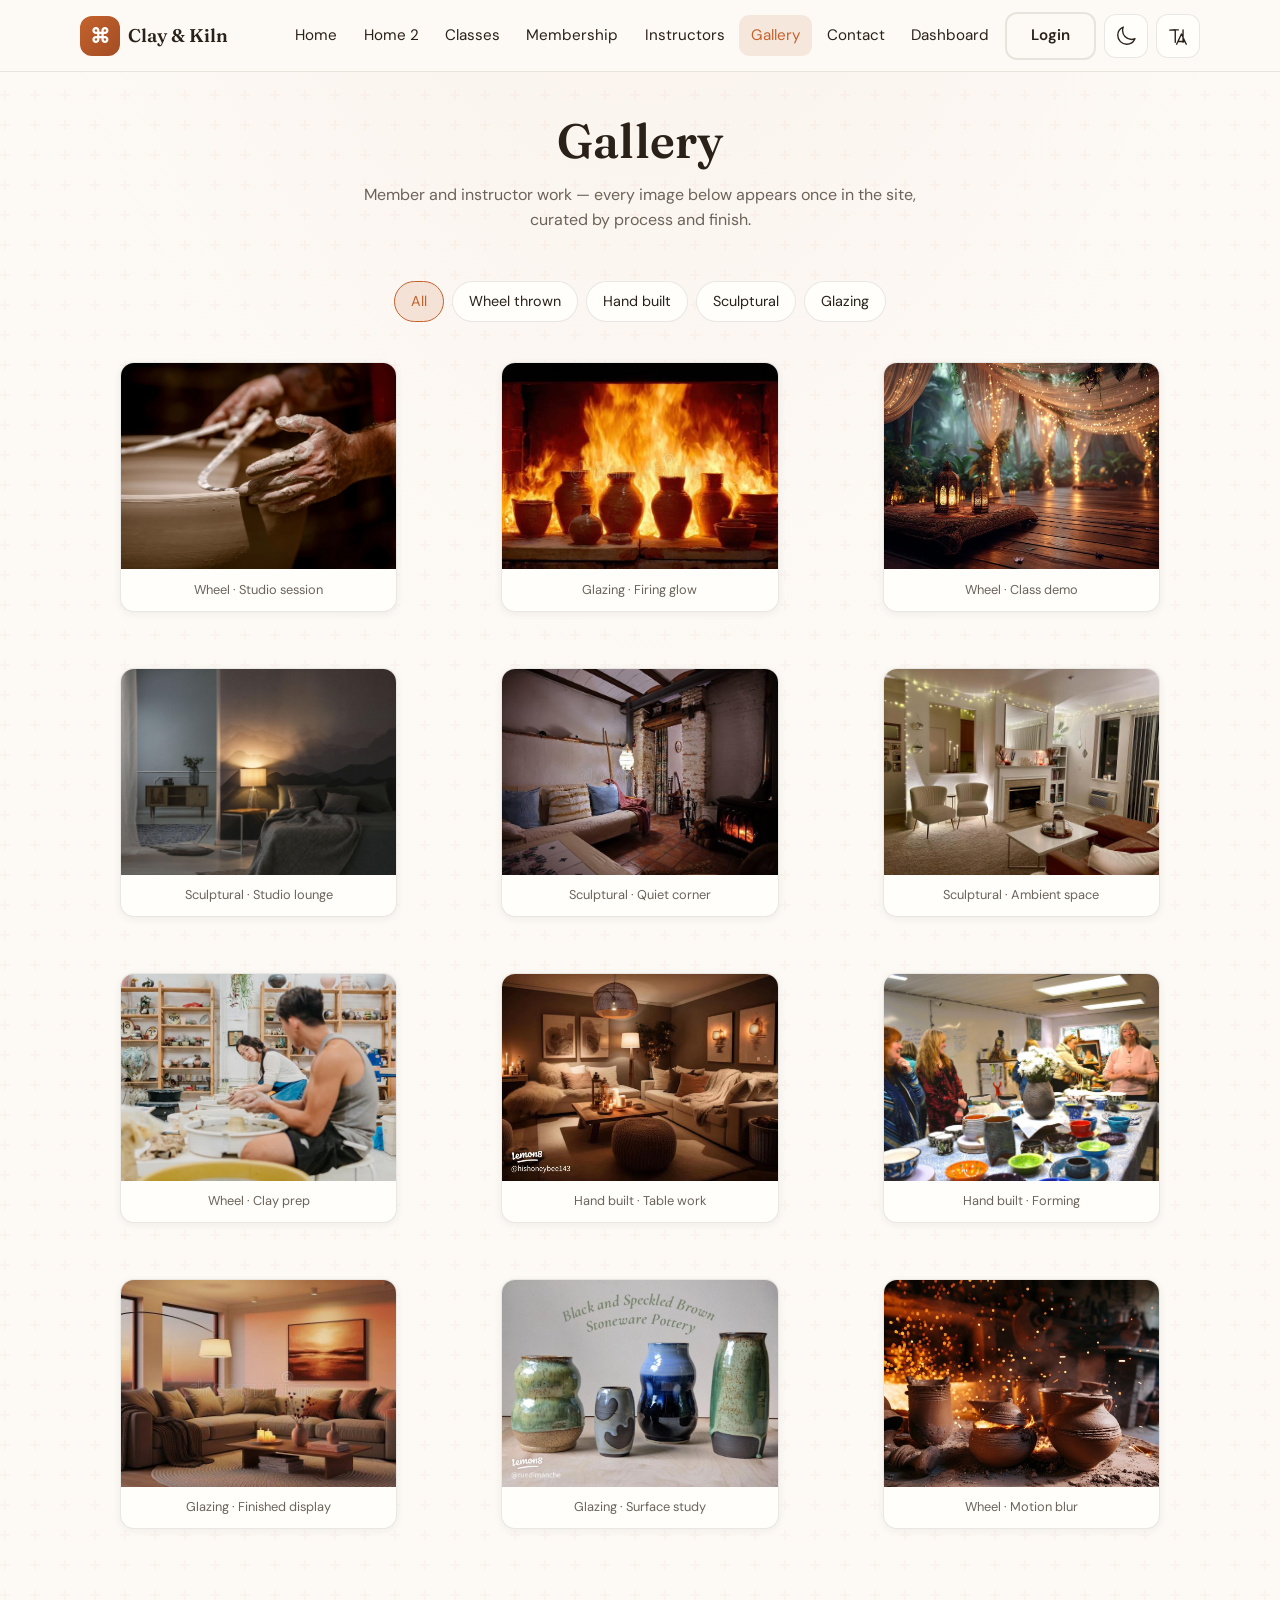
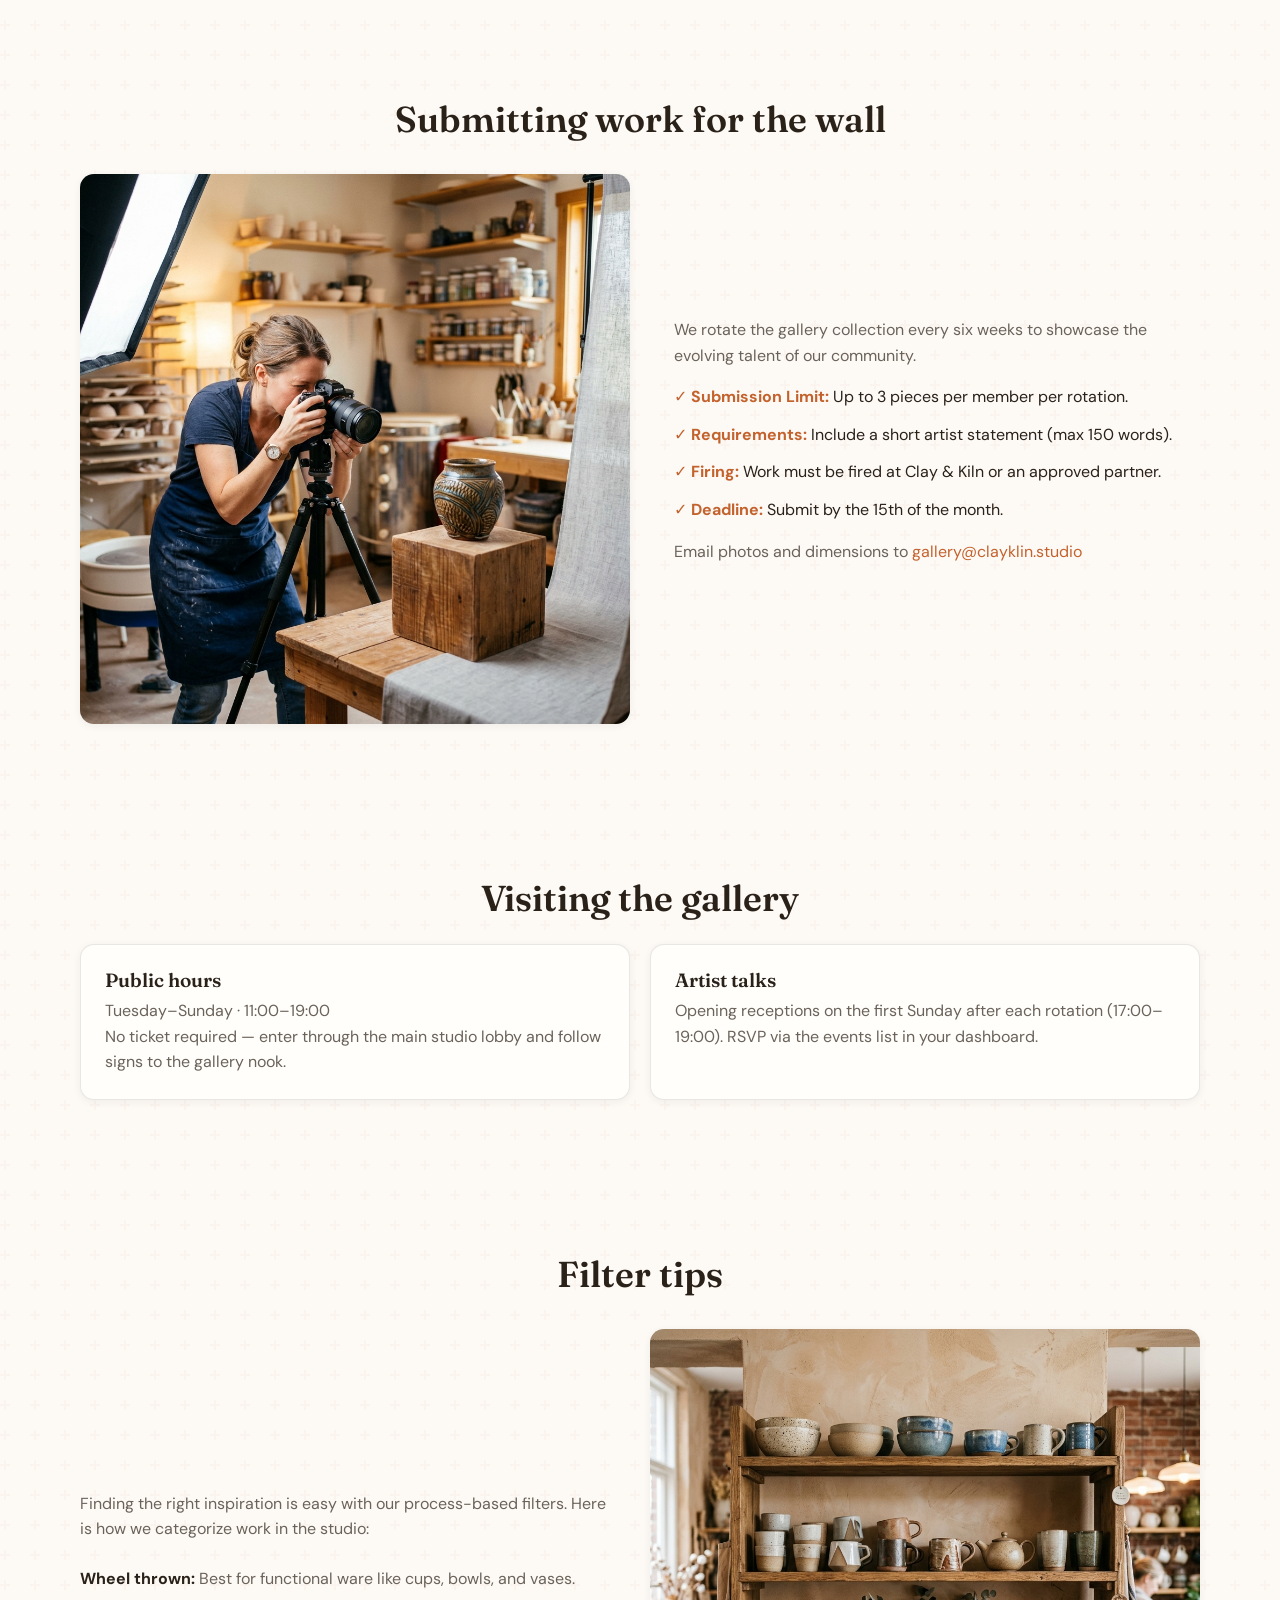
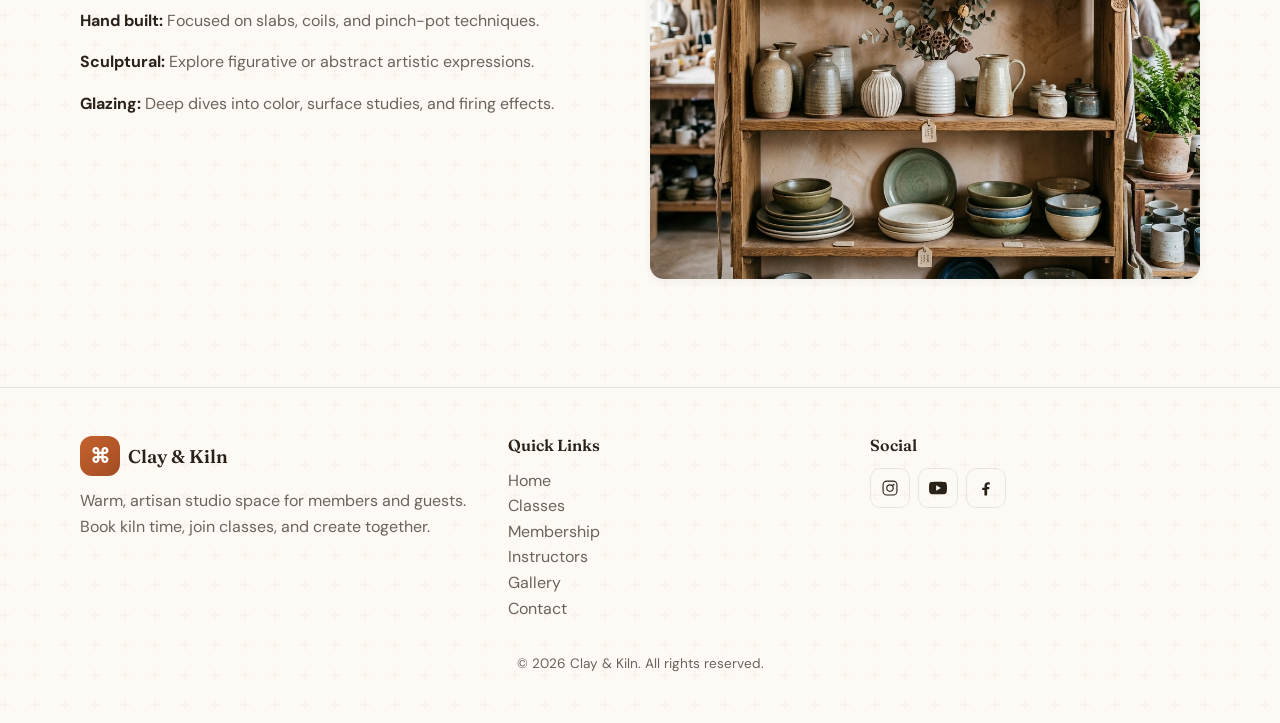
<file: gallery.html>
<!DOCTYPE html>
<html lang="en">
  <head>
    <meta charset="UTF-8" />
    <meta name="viewport" content="width=device-width, initial-scale=1.0" />
    <title>Gallery | Ceramics &amp; Pottery Studio</title>
    <link rel="icon" type="image/svg+xml" href="favicon.svg" />
    <link rel="preconnect" href="https://fonts.googleapis.com" />
    <link rel="preconnect" href="https://fonts.gstatic.com" crossorigin />
    <link href="https://fonts.googleapis.com/css2?family=DM+Sans:ital,opsz,wght@0,9..40,400;0,9..40,500;0,9..40,600;0,9..40,700&family=Fraunces:opsz,wght@9..144,500;9..144,600;9..144,700&display=swap" rel="stylesheet" />
    <link rel="stylesheet" href="css/styles.css" />
  </head>
  <body>
    <header class="site-header">
      <div class="site-header__inner">
        <a href="index.html" class="logo">
          <span class="logo__mark" aria-hidden="true">⌘</span>
          Clay &amp; Kiln
        </a>
        <button type="button" class="icon-btn menu-toggle" data-menu-toggle aria-expanded="false" aria-label="Open menu">
          <svg xmlns="http://www.w3.org/2000/svg" fill="none" viewBox="0 0 24 24" stroke-width="1.5" stroke="currentColor"><path stroke-linecap="round" stroke-linejoin="round" d="M3.75 6.75h16.5M3.75 12h16.5m-16.5 5.25h16.5" /></svg>
        </button>
        <nav class="nav" data-nav-panel>
          <ul class="nav__list">
            <li><a href="index.html">Home</a></li>
            <li><a href="home2.html">Home 2</a></li>
            <li><a href="classes.html">Classes</a></li>
            <li><a href="membership.html">Membership</a></li>
            <li><a href="instructors.html">Instructors</a></li>
            <li><a href="gallery.html" aria-current="page">Gallery</a></li>
            <li><a href="contact.html">Contact</a></li>
            <li><a href="dashboard.html">Dashboard</a></li>
          </ul>
          <div class="nav__actions">
            <a class="btn btn--secondary" href="login.html">Login</a>
            <button type="button" class="icon-btn" data-theme-toggle aria-pressed="false" aria-label="Toggle dark mode">
              <svg xmlns="http://www.w3.org/2000/svg" fill="none" viewBox="0 0 24 24" stroke-width="1.5" stroke="currentColor"><path stroke-linecap="round" stroke-linejoin="round" d="M21.752 15.002A9.718 9.718 0 0118 15.75c-5.385 0-9.75-4.365-9.75-9.75 0-1.33.266-2.597.748-3.752A9.753 9.753 0 003 11.25C3 16.635 7.365 21 12.75 21a9.753 9.753 0 009.002-5.998z" /></svg>
            </button>
            <button type="button" class="icon-btn" data-rtl-toggle aria-pressed="false" aria-label="Toggle RTL">
              <svg xmlns="http://www.w3.org/2000/svg" fill="none" viewBox="0 0 24 24" stroke-width="1.5" stroke="currentColor"><path stroke-linecap="round" stroke-linejoin="round" d="M10.5 21l5.25-11.25L21 21m-9-3h7.5M3 5.621a48.474 48.474 0 016-.371m0 0c1.12 0 2.233.038 3.334.114M9 5.25v13.5m8.5-13.5v13.5" /></svg>
            </button>
          </div>
        </nav>
      </div>
    </header>

    <main>
      <div class="page-head container">
        <h1>Gallery</h1>
        <p>Member and instructor work — every image below appears once in the site, curated by process and finish.</p>
      </div>

      <section class="section container section--tight">
        <div class="filter-bar" data-gallery-filters>
          <button type="button" class="filter-btn is-active" data-filter="all">All</button>
          <button type="button" class="filter-btn" data-filter="wheel">Wheel thrown</button>
          <button type="button" class="filter-btn" data-filter="hand">Hand built</button>
          <button type="button" class="filter-btn" data-filter="sculptural">Sculptural</button>
          <button type="button" class="filter-btn" data-filter="glazing">Glazing</button>
        </div>

        <div class="gallery-masonry">
          <figure class="gallery-item" data-gallery-item data-category="wheel">
            <img src="image/WhatsApp Image 2026-04-11 at 12.03.32 AM (1).jpeg" alt="Pottery class scene at the wheel" width="800" height="600" loading="lazy" />
            <figcaption>Wheel · Studio session</figcaption>
          </figure>
          <figure class="gallery-item" data-gallery-item data-category="glazing">
            <img src="image/WhatsApp Image 2026-04-11 at 12.03.34 AM (1).jpeg" alt="Kiln interior with glowing ware" width="800" height="600" loading="lazy" />
            <figcaption>Glazing · Firing glow</figcaption>
          </figure>
          <figure class="gallery-item" data-gallery-item data-category="wheel">
            <img src="image/WhatsApp Image 2026-04-11 at 12.04.00 AM (1).jpeg" alt="Overhead view of pottery demonstration" width="800" height="600" loading="lazy" />
            <figcaption>Wheel · Class demo</figcaption>
          </figure>
          <figure class="gallery-item" data-gallery-item data-category="sculptural">
            <img src="image/WhatsApp Image 2026-04-11 at 12.04.01 AM (1).jpeg" alt="Interior lounge scene" width="800" height="600" loading="lazy" />
            <figcaption>Sculptural · Studio lounge</figcaption>
          </figure>
          <figure class="gallery-item" data-gallery-item data-category="sculptural">
            <img src="image/WhatsApp Image 2026-04-11 at 12.04.01 AM (2).jpeg" alt="Warm interior with decorative details" width="800" height="600" loading="lazy" />
            <figcaption>Sculptural · Quiet corner</figcaption>
          </figure>
          <figure class="gallery-item" data-gallery-item data-category="sculptural">
            <img src="image/WhatsApp Image 2026-04-11 at 12.04.01 AM.jpeg" alt="Cozy living space with warm lighting" width="800" height="600" loading="lazy" />
            <figcaption>Sculptural · Ambient space</figcaption>
          </figure>
          <figure class="gallery-item" data-gallery-item data-category="wheel">
            <img src="image/WhatsApp Image 2026-04-11 at 12.04.02 AM (2).jpeg" alt="Clay preparation and wedging" width="800" height="600" loading="lazy" />
            <figcaption>Wheel · Clay prep</figcaption>
          </figure>
          <figure class="gallery-item" data-gallery-item data-category="hand">
            <img src="image/WhatsApp Image 2026-04-11 at 12.04.02 AM.jpeg" alt="Hand building on the table" width="800" height="600" loading="lazy" />
            <figcaption>Hand built · Table work</figcaption>
          </figure>
          <figure class="gallery-item" data-gallery-item data-category="hand">
            <img src="image/WhatsApp Image 2026-04-11 at 12.04.03 AM (1).jpeg" alt="Sculpting and shaping clay forms" width="800" height="600" loading="lazy" />
            <figcaption>Hand built · Forming</figcaption>
          </figure>
          <figure class="gallery-item" data-gallery-item data-category="glazing">
            <img src="image/WhatsApp Image 2026-04-11 at 12.04.03 AM.jpeg" alt="Glazed ceramics on display" width="800" height="600" loading="lazy" />
            <figcaption>Glazing · Finished display</figcaption>
          </figure>
          <figure class="gallery-item" data-gallery-item data-category="glazing">
            <img src="image/WhatsApp Image 2026-04-11 at 12.04.25 AM (1).jpeg" alt="Ceramic surfaces and glaze detail" width="800" height="600" loading="lazy" />
            <figcaption>Glazing · Surface study</figcaption>
          </figure>
          <figure class="gallery-item" data-gallery-item data-category="wheel">
            <img src="image/WhatsApp Image 2026-04-11 at 12.04.25 AM (2).jpeg" alt="Throwing motion on the wheel" width="800" height="600" loading="lazy" />
            <figcaption>Wheel · Motion blur</figcaption>
          </figure>
          
        </div>
      </section>

      <section class="section container">
        <h2>Submitting work for the wall</h2>
        <div class="grid grid--2" style="margin-top: 2rem; align-items: center">
          <div>
            <img class="feature-img" src="image/gallery_submission.png" alt="An artist photographing their work for gallery submission" width="1200" height="900" style="margin: 0" />
          </div>
          <div style="text-align: start; padding-inline-start: 1.5rem">
            <p style="margin-bottom: 1rem">We rotate the gallery collection every six weeks to showcase the evolving talent of our community.</p>
            <ul style="list-style: none; padding: 0">
              <li style="margin-bottom: 0.75rem"><strong style="color: var(--color-terracotta)">✓ Submission Limit:</strong> Up to 3 pieces per member per rotation.</li>
              <li style="margin-bottom: 0.75rem"><strong style="color: var(--color-terracotta)">✓ Requirements:</strong> Include a short artist statement (max 150 words).</li>
              <li style="margin-bottom: 0.75rem"><strong style="color: var(--color-terracotta)">✓ Firing:</strong> Work must be fired at Clay &amp; Kiln or an approved partner.</li>
              <li style="margin-bottom: 1rem"><strong style="color: var(--color-terracotta)">✓ Deadline:</strong> Submit by the 15th of the month.</li>
            </ul>
            <p>Email photos and dimensions to <a href="mailto:gallery@clayklin.studio">gallery@clayklin.studio</a></p>
          </div>
        </div>
      </section>

      <section class="section container">
        <h2>Visiting the gallery</h2>
        <div class="grid grid--2" style="margin-top: 1.5rem">
          <article class="card" style="text-align: start">
            <h3 class="card__title" style="text-align: start">Public hours</h3>
            <p style="margin: 0">Tuesday–Sunday · 11:00–19:00</p>
            <p style="margin: 0">No ticket required — enter through the main studio lobby and follow signs to the gallery nook.</p>
          </article>
          <article class="card" style="text-align: start">
            <h3 class="card__title" style="text-align: start">Artist talks</h3>
            <p style="margin: 0">Opening receptions on the first Sunday after each rotation (17:00–19:00). RSVP via the events list in your dashboard.</p>
          </article>
        </div>
      </section>

      <section class="section container">
        <h2>Filter tips</h2>
        <div class="grid grid--2" style="margin-top: 2rem; align-items: center">
          <div style="text-align: start; padding-inline-end: 1.5rem">
            <p style="margin-bottom: 1.5rem">Finding the right inspiration is easy with our process-based filters. Here is how we categorize work in the studio:</p>
            <div style="display: grid; gap: 1rem; color: var(--color-muted)">
              <div><strong style="color: var(--color-text)">Wheel thrown:</strong> Best for functional ware like cups, bowls, and vases.</div>
              <div><strong style="color: var(--color-text)">Hand built:</strong> Focused on slabs, coils, and pinch-pot techniques.</div>
              <div><strong style="color: var(--color-text)">Sculptural:</strong> Explore figurative or abstract artistic expressions.</div>
              <div><strong style="color: var(--color-text)">Glazing:</strong> Deep dives into color, surface studies, and firing effects.</div>
            </div>
          </div>
          <div>
            <img class="feature-img" src="image/pottery_categories.png" alt="Examples of different pottery categories on a curated shelf" width="1200" height="900" style="margin: 0" />
          </div>
        </div>
      </section>
    </main>

    <footer class="site-footer">
      <div class="container site-footer__grid">
        <div>
          <div class="logo" style="margin-bottom: 0.75rem">
            <span class="logo__mark" aria-hidden="true">⌘</span>
            Clay &amp; Kiln
          </div>
          <p>Warm, artisan studio space for members and guests. Book kiln time, join classes, and create together.</p>
        </div>
        <div>
          <h3>Quick Links</h3>
          <ul>
            <li><a href="index.html">Home</a></li>
            <li><a href="classes.html">Classes</a></li>
            <li><a href="membership.html">Membership</a></li>
            <li><a href="instructors.html">Instructors</a></li>
            <li><a href="gallery.html">Gallery</a></li>
            <li><a href="contact.html">Contact</a></li>
          </ul>
        </div>
        <div>
          <h3>Social</h3>
          <div class="social">
            <a href="#" aria-label="Instagram"><svg xmlns="http://www.w3.org/2000/svg" viewBox="0 0 24 24" fill="currentColor"><path d="M7.75 2h8.5A5.75 5.75 0 0122 7.75v8.5A5.75 5.75 0 0116.25 22h-8.5A5.75 5.75 0 012 16.25v-8.5A5.75 5.75 0 017.75 2zm0 1.5A4.25 4.25 0 003.5 7.75v8.5A4.25 4.25 0 007.75 20.5h8.5a4.25 4.25 0 004.25-4.25v-8.5A4.25 4.25 0 0016.25 3.5h-8.5zM12 7a5 5 0 110 10 5 5 0 010-10zm0 1.5a3.5 3.5 0 100 7 3.5 3.5 0 000-7zm4.75-2.25a1.25 1.25 0 11-.001 2.5 1.25 1.25 0 01.001-2.5z"/></svg></a>
            <a href="#" aria-label="YouTube"><svg xmlns="http://www.w3.org/2000/svg" viewBox="0 0 24 24" fill="currentColor"><path d="M23.498 6.186a3.016 3.016 0 0 0-2.122-2.136C19.505 3.545 12 3.545 12 3.545s-7.505 0-9.377.505A3.017 3.017 0 0 0 .502 6.186C0 8.07 0 12 0 12s0 3.93.502 5.814a3.016 3.016 0 0 0 2.122 2.136c1.871.505 9.376.505 9.376.505s7.505 0 9.377-.505a3.015 3.015 0 0 0 2.122-2.136C24 15.93 24 12 24 12s0-3.93-.502-5.814zM9.545 15.568V8.432L15.818 12l-6.273 3.568z"/></svg></a>
            <a href="#" aria-label="Facebook"><svg xmlns="http://www.w3.org/2000/svg" viewBox="0 0 24 24" fill="currentColor"><path d="M13.5 22v-8.2h2.7l.4-3.2h-3.1V8.9c0-.9.3-1.5 1.6-1.5H17V4.4c-.3 0-1.4-.1-2.6-.1-2.6 0-4.4 1.6-4.4 4.6v2.6H7v3.2h2.9V22h3.6z"/></svg></a>
          </div>
        </div>
      </div>
      <p class="container" style="text-align: center; margin-top: 2rem; font-size: 0.85rem; color: var(--color-muted)">© <span id="y"></span> Clay &amp; Kiln. All rights reserved.</p>
    </footer>
    <script>
      document.getElementById("y").textContent = new Date().getFullYear();
    </script>
    <script src="js/main.js" defer></script>
  </body>
</html>
</file>
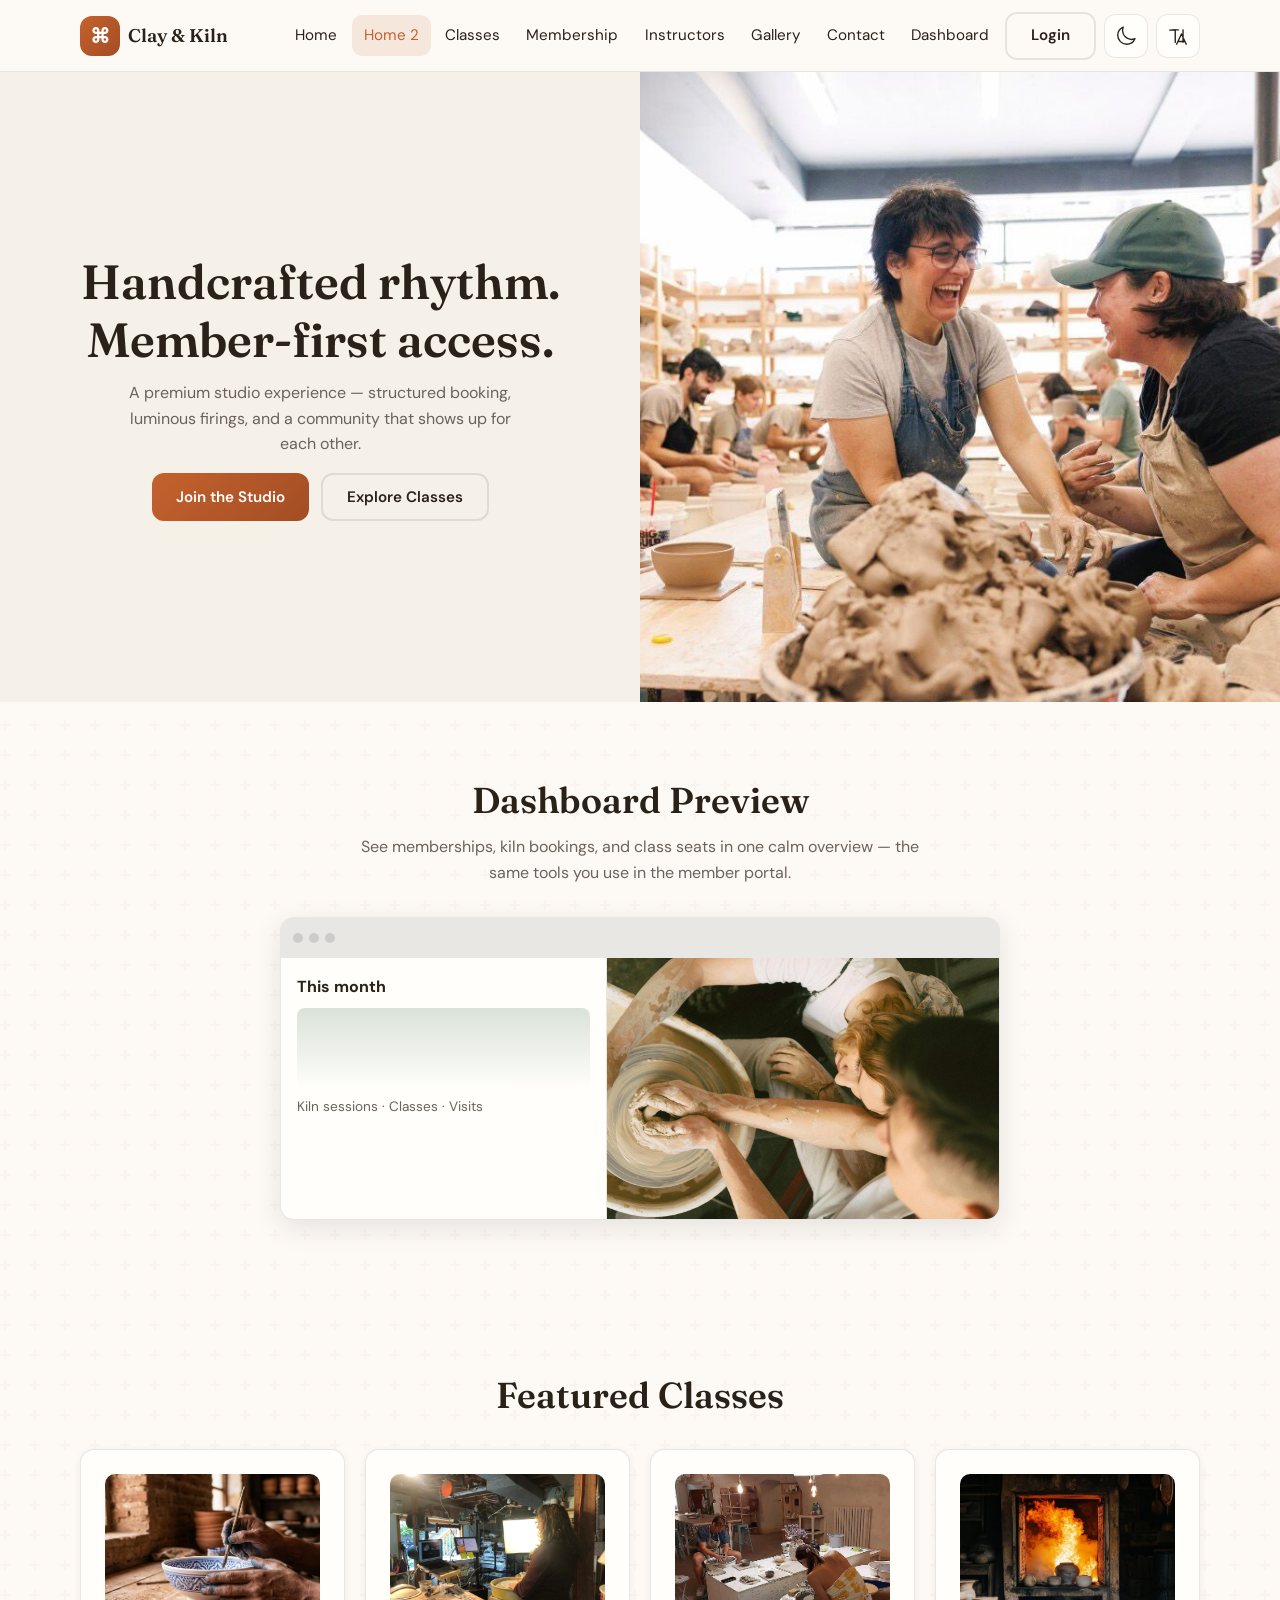
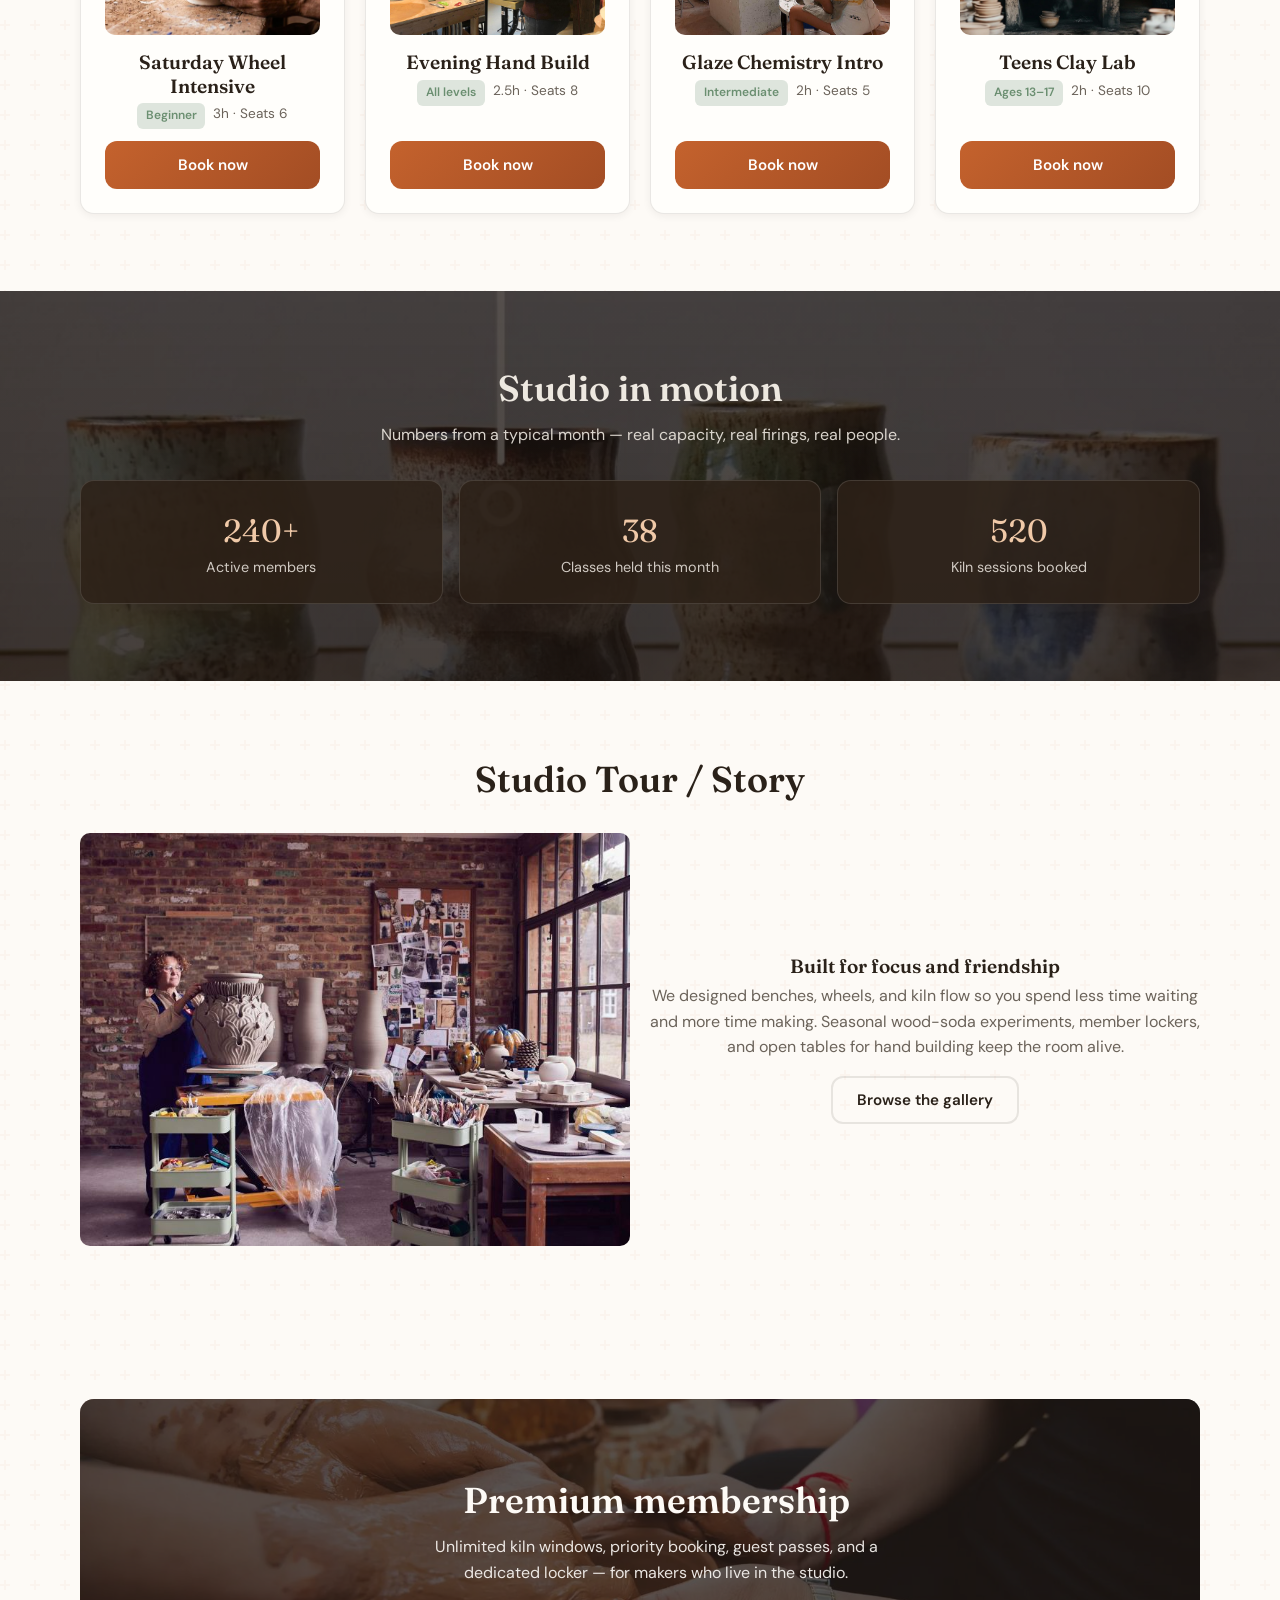
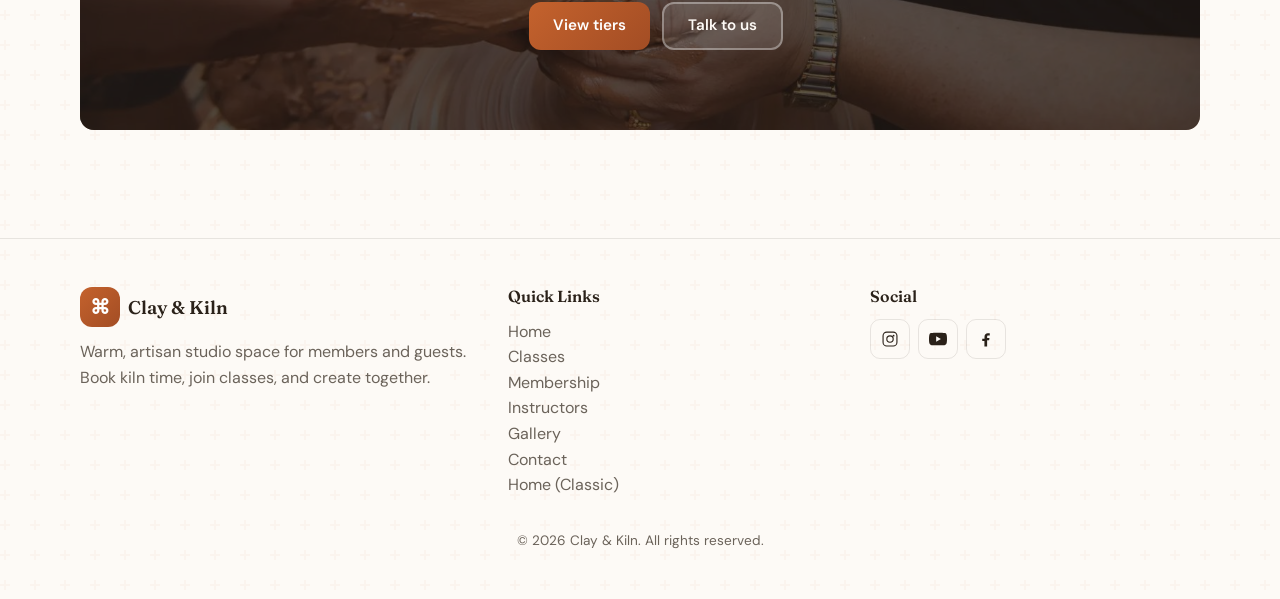
<file: home2.html>
<!DOCTYPE html>
<html lang="en">
  <head>
    <meta charset="UTF-8" />
    <meta name="viewport" content="width=device-width, initial-scale=1.0" />
    <title>Premium Home | Ceramics &amp; Pottery Studio</title>
    <link rel="icon" type="image/svg+xml" href="favicon.svg" />
    <link rel="preconnect" href="https://fonts.googleapis.com" />
    <link rel="preconnect" href="https://fonts.gstatic.com" crossorigin />
    <link href="https://fonts.googleapis.com/css2?family=DM+Sans:ital,opsz,wght@0,9..40,400;0,9..40,500;0,9..40,600;0,9..40,700&family=Fraunces:opsz,wght@9..144,500;9..144,600;9..144,700&display=swap" rel="stylesheet" />
    <link rel="stylesheet" href="css/styles.css" />
  </head>
  <body>
    <header class="site-header">
      <div class="site-header__inner">
        <a href="index.html" class="logo">
          <span class="logo__mark" aria-hidden="true">⌘</span>
          Clay &amp; Kiln
        </a>
        <button type="button" class="icon-btn menu-toggle" data-menu-toggle aria-expanded="false" aria-label="Open menu">
          <svg xmlns="http://www.w3.org/2000/svg" fill="none" viewBox="0 0 24 24" stroke-width="1.5" stroke="currentColor"><path stroke-linecap="round" stroke-linejoin="round" d="M3.75 6.75h16.5M3.75 12h16.5m-16.5 5.25h16.5" /></svg>
        </button>
        <nav class="nav" data-nav-panel>
          <ul class="nav__list">
            <li><a href="index.html">Home</a></li>
            <li><a href="home2.html" aria-current="page">Home 2</a></li>
            <li><a href="classes.html">Classes</a></li>
            <li><a href="membership.html">Membership</a></li>
            <li><a href="instructors.html">Instructors</a></li>
            <li><a href="gallery.html">Gallery</a></li>
            <li><a href="contact.html">Contact</a></li>
            <li><a href="dashboard.html">Dashboard</a></li>
          </ul>
          <div class="nav__actions">
            <a class="btn btn--secondary" href="login.html">Login</a>
            <button type="button" class="icon-btn" data-theme-toggle aria-pressed="false" aria-label="Toggle dark mode">
              <svg xmlns="http://www.w3.org/2000/svg" fill="none" viewBox="0 0 24 24" stroke-width="1.5" stroke="currentColor"><path stroke-linecap="round" stroke-linejoin="round" d="M21.752 15.002A9.718 9.718 0 0118 15.75c-5.385 0-9.75-4.365-9.75-9.75 0-1.33.266-2.597.748-3.752A9.753 9.753 0 003 11.25C3 16.635 7.365 21 12.75 21a9.753 9.753 0 009.002-5.998z" /></svg>
            </button>
            <button type="button" class="icon-btn" data-rtl-toggle aria-pressed="false" aria-label="Toggle RTL">
              <svg xmlns="http://www.w3.org/2000/svg" fill="none" viewBox="0 0 24 24" stroke-width="1.5" stroke="currentColor"><path stroke-linecap="round" stroke-linejoin="round" d="M10.5 21l5.25-11.25L21 21m-9-3h7.5M3 5.621a48.474 48.474 0 016-.371m0 0c1.12 0 2.233.038 3.334.114M9 5.25v13.5m8.5-13.5v13.5" /></svg>
            </button>
          </div>
        </nav>
      </div>
    </header>

    <main>
      <section class="split-hero" aria-label="Premium hero">
        <div class="split-hero__text">
          <h1>Handcrafted rhythm. Member-first access.</h1>
          <p>A premium studio experience — structured booking, luminous firings, and a community that shows up for each other.</p>
          <div class="btn-row">
            <a class="btn btn--primary" href="membership.html">Join the Studio</a>
            <a class="btn btn--secondary" href="classes.html">Explore Classes</a>
          </div>
        </div>
        <div class="split-hero__media">
          <img src="image/WhatsApp Image 2026-04-11 at 12.03.33 AM (1).jpeg" alt="Ceramic artist working with warm light through perforated clay forms" width="1200" height="900" />
        </div>
      </section>

      <section class="section container">
        <h2>Dashboard Preview</h2>
        <p style="text-align: center; max-width: 52ch; margin-inline: auto">See memberships, kiln bookings, and class seats in one calm overview — the same tools you use in the member portal.</p>
        <div class="mock-ui" style="margin-top: 2rem">
          <div class="mock-ui__bar" aria-hidden="true">
            <span class="mock-ui__dot"></span><span class="mock-ui__dot"></span><span class="mock-ui__dot"></span>
          </div>
          <div class="mock-ui__body">
            <div class="mock-ui__side">
              <strong style="color: var(--color-text)">This month</strong>
              <div class="mock-ui__chart" aria-hidden="true"></div>
              <p style="font-size: 0.85rem; color: var(--color-muted); margin: 0.5rem 0 0">Kiln sessions · Classes · Visits</p>
            </div>
            <div class="mock-ui__img">
              <img src="image/WhatsApp Image 2026-04-11 at 12.04.00 AM.jpeg" alt="Bright pottery classroom with members around the wheel" width="900" height="600" />
            </div>
          </div>
        </div>
      </section>

      <section class="section container">
        <h2>Featured Classes</h2>
        <div class="grid grid--4" style="margin-top: 2rem">
          <article class="card class-card">
            <img class="card__img" src="image/WhatsApp Image 2026-04-11 at 12.04.05 AM (1).jpeg" alt="Pottery class in session" width="800" height="600" />
            <h3 class="card__title">Saturday Wheel Intensive</h3>
            <p class="class-card__meta"><span class="badge">Beginner</span> 3h · Seats 6</p>
            <a class="btn btn--primary btn--block" href="classes.html">Book now</a>
          </article>
          <article class="card class-card">
            <img class="card__img" src="image/WhatsApp Image 2026-04-11 at 12.04.05 AM.jpeg" alt="Studio workspace with clay and tools" width="800" height="600" />
            <h3 class="card__title">Evening Hand Build</h3>
            <p class="class-card__meta"><span class="badge">All levels</span> 2.5h · Seats 8</p>
            <a class="btn btn--primary btn--block" href="classes.html">Book now</a>
          </article>
          <article class="card class-card">
            <img class="card__img" src="image/WhatsApp Image 2026-04-11 at 12.04.07 AM.jpeg" alt="Hands on clay at the wheel" width="800" height="600" />
            <h3 class="card__title">Glaze Chemistry Intro</h3>
            <p class="class-card__meta"><span class="badge">Intermediate</span> 2h · Seats 5</p>
            <a class="btn btn--primary btn--block" href="classes.html">Book now</a>
          </article>
          <article class="card class-card">
            <img class="card__img" src="image/WhatsApp Image 2026-04-11 at 12.04.26 AM.jpeg" alt="Pottery studio atmosphere" width="800" height="600" />
            <h3 class="card__title">Teens Clay Lab</h3>
            <p class="class-card__meta"><span class="badge">Ages 13–17</span> 2h · Seats 10</p>
            <a class="btn btn--primary btn--block" href="classes.html">Book now</a>
          </article>
        </div>
      </section>

      <section
        class="section"
        style="
          background: linear-gradient(rgba(28, 20, 16, 0.75), rgba(28, 20, 16, 0.82)), url('image/WhatsApp Image 2026-04-11 at 12.04.25 AM.jpeg') center / cover no-repeat;
          color: #ede8e0;
        "
      >
        <div class="container">
          <h2 style="color: #ede8e0">Studio in motion</h2>
          <p style="text-align: center; color: rgba(237, 232, 224, 0.9); max-width: 48ch; margin-inline: auto">Numbers from a typical month — real capacity, real firings, real people.</p>
          <div class="stat-row" style="margin-top: 2rem">
            <div class="stat" style="background: rgba(45, 33, 24, 0.85); border-color: rgba(255, 255, 255, 0.12)">
              <div class="stat__num" style="color: #f0c9a8">240+</div>
              <div class="stat__label" style="color: rgba(237, 232, 224, 0.85)">Active members</div>
            </div>
            <div class="stat" style="background: rgba(45, 33, 24, 0.85); border-color: rgba(255, 255, 255, 0.12)">
              <div class="stat__num" style="color: #f0c9a8">38</div>
              <div class="stat__label" style="color: rgba(237, 232, 224, 0.85)">Classes held this month</div>
            </div>
            <div class="stat" style="background: rgba(45, 33, 24, 0.85); border-color: rgba(255, 255, 255, 0.12)">
              <div class="stat__num" style="color: #f0c9a8">520</div>
              <div class="stat__label" style="color: rgba(237, 232, 224, 0.85)">Kiln sessions booked</div>
            </div>
          </div>
        </div>
      </section>

      <section class="section container">
        <h2>Studio Tour / Story</h2>
        <div class="grid grid--2" style="margin-top: 2rem; align-items: center">
          <div>
            <img class="card__img" style="margin: 0" src="image/WhatsApp Image 2026-04-11 at 12.03.30 AM.jpeg" alt="Spacious pottery studio with brick walls and natural light" width="900" height="675" />
          </div>
          <div style="text-align: center">
            <h3 class="card__title">Built for focus and friendship</h3>
            <p>We designed benches, wheels, and kiln flow so you spend less time waiting and more time making. Seasonal wood-soda experiments, member lockers, and open tables for hand building keep the room alive.</p>
            <a class="btn btn--secondary" href="gallery.html">Browse the gallery</a>
          </div>
        </div>
      </section>

      <section class="section">
        <div class="cta-band">
          <div class="cta-band__bg">
            <img src="image/WhatsApp Image 2026-04-11 at 12.04.08 AM.jpeg" alt="" width="1600" height="700" />
          </div>
          <div class="cta-band__overlay" aria-hidden="true"></div>
          <div class="cta-band__inner container">
            <h2>Premium membership</h2>
            <p>Unlimited kiln windows, priority booking, guest passes, and a dedicated locker — for makers who live in the studio.</p>
            <div class="btn-row" style="margin-top: 1rem">
              <a class="btn btn--primary" href="membership.html">View tiers</a>
              <a class="btn btn--secondary" href="contact.html" style="background: rgba(255,255,255,0.12); border-color: rgba(255,255,255,0.35); color: #fdfaf6">Talk to us</a>
            </div>
          </div>
        </div>
      </section>
    </main>

    <footer class="site-footer">
      <div class="container site-footer__grid">
        <div>
          <div class="logo" style="margin-bottom: 0.75rem">
            <span class="logo__mark" aria-hidden="true">⌘</span>
            Clay &amp; Kiln
          </div>
          <p>Warm, artisan studio space for members and guests. Book kiln time, join classes, and create together.</p>
        </div>
        <div>
          <h3>Quick Links</h3>
          <ul>
            <li><a href="index.html">Home</a></li>
            <li><a href="classes.html">Classes</a></li>
            <li><a href="membership.html">Membership</a></li>
            <li><a href="instructors.html">Instructors</a></li>
            <li><a href="gallery.html">Gallery</a></li>
            <li><a href="contact.html">Contact</a></li>
            <li><a href="index.html">Home (Classic)</a></li>
          </ul>
        </div>
        <div>
          <h3>Social</h3>
          <div class="social">
            <a href="#" aria-label="Instagram"><svg xmlns="http://www.w3.org/2000/svg" viewBox="0 0 24 24" fill="currentColor"><path d="M7.75 2h8.5A5.75 5.75 0 0122 7.75v8.5A5.75 5.75 0 0116.25 22h-8.5A5.75 5.75 0 012 16.25v-8.5A5.75 5.75 0 017.75 2zm0 1.5A4.25 4.25 0 003.5 7.75v8.5A4.25 4.25 0 007.75 20.5h8.5a4.25 4.25 0 004.25-4.25v-8.5A4.25 4.25 0 0016.25 3.5h-8.5zM12 7a5 5 0 110 10 5 5 0 010-10zm0 1.5a3.5 3.5 0 100 7 3.5 3.5 0 000-7zm4.75-2.25a1.25 1.25 0 11-.001 2.5 1.25 1.25 0 01.001-2.5z"/></svg></a>
            <a href="#" aria-label="YouTube"><svg xmlns="http://www.w3.org/2000/svg" viewBox="0 0 24 24" fill="currentColor"><path d="M23.498 6.186a3.016 3.016 0 0 0-2.122-2.136C19.505 3.545 12 3.545 12 3.545s-7.505 0-9.377.505A3.017 3.017 0 0 0 .502 6.186C0 8.07 0 12 0 12s0 3.93.502 5.814a3.016 3.016 0 0 0 2.122 2.136c1.871.505 9.376.505 9.376.505s7.505 0 9.377-.505a3.015 3.015 0 0 0 2.122-2.136C24 15.93 24 12 24 12s0-3.93-.502-5.814zM9.545 15.568V8.432L15.818 12l-6.273 3.568z"/></svg></a>
            <a href="#" aria-label="Facebook"><svg xmlns="http://www.w3.org/2000/svg" viewBox="0 0 24 24" fill="currentColor"><path d="M13.5 22v-8.2h2.7l.4-3.2h-3.1V8.9c0-.9.3-1.5 1.6-1.5H17V4.4c-.3 0-1.4-.1-2.6-.1-2.6 0-4.4 1.6-4.4 4.6v2.6H7v3.2h2.9V22h3.6z"/></svg></a>
          </div>
        </div>
      </div>
      <p class="container" style="text-align: center; margin-top: 2rem; font-size: 0.85rem; color: var(--color-muted)">© <span id="y"></span> Clay &amp; Kiln. All rights reserved.</p>
    </footer>
    <script>
      document.getElementById("y").textContent = new Date().getFullYear();
    </script>
    <script src="js/main.js" defer></script>
  </body>
</html>
</file>
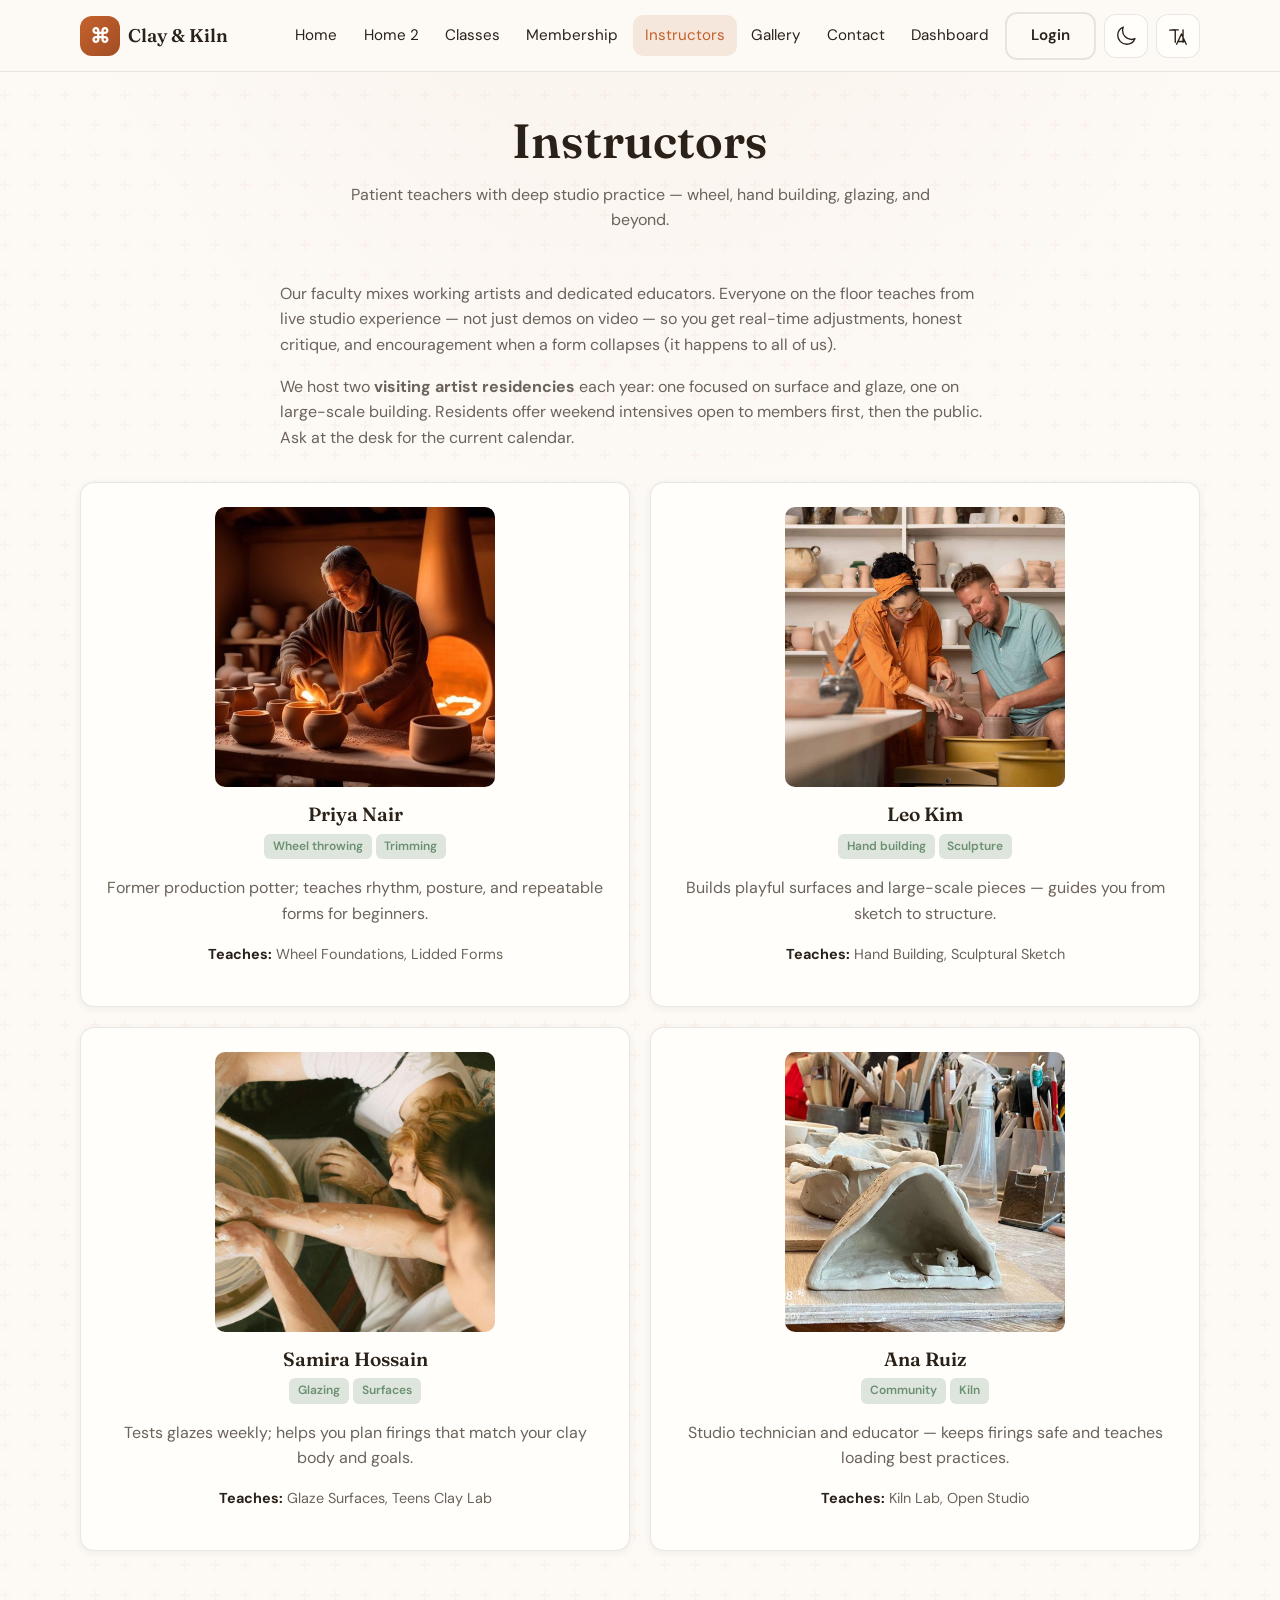
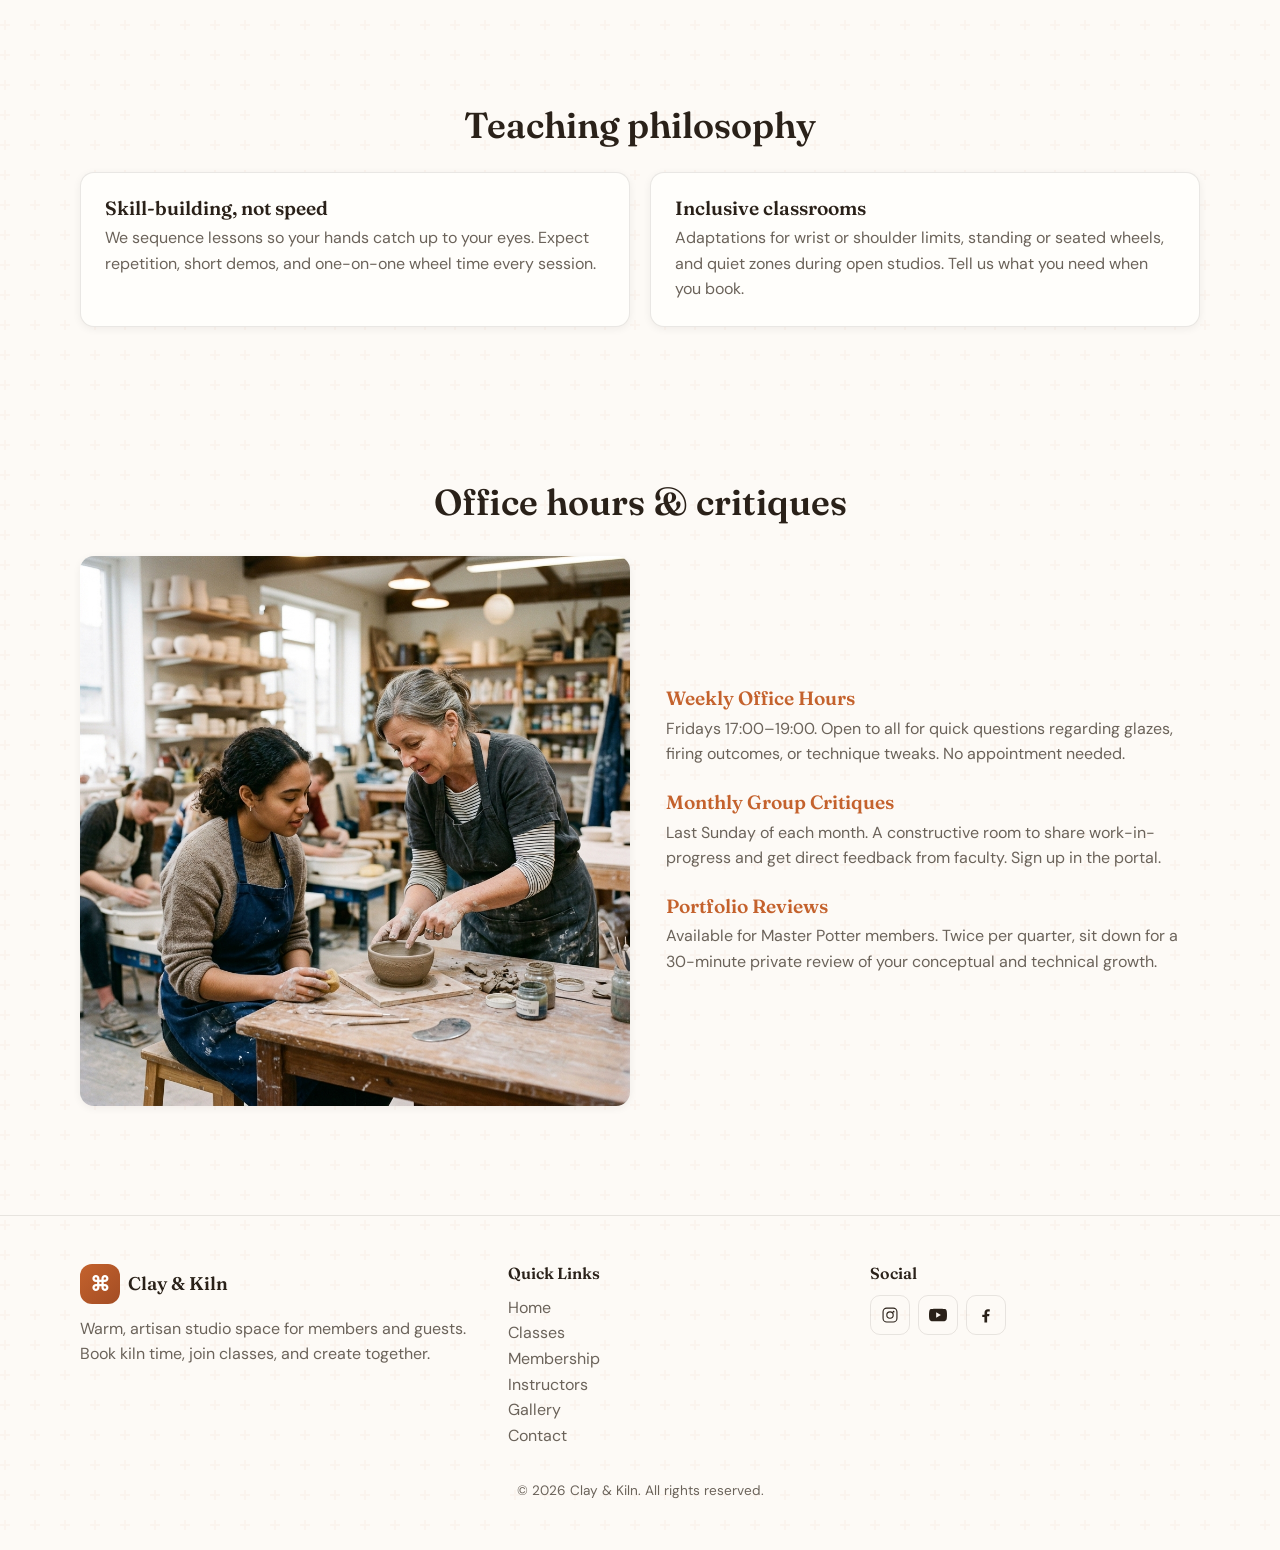
<file: instructors.html>
<!DOCTYPE html>
<html lang="en">
  <head>
    <meta charset="UTF-8" />
    <meta name="viewport" content="width=device-width, initial-scale=1.0" />
    <title>Instructors | Ceramics &amp; Pottery Studio</title>
    <link rel="icon" type="image/svg+xml" href="favicon.svg" />
    <link rel="preconnect" href="https://fonts.googleapis.com" />
    <link rel="preconnect" href="https://fonts.gstatic.com" crossorigin />
    <link href="https://fonts.googleapis.com/css2?family=DM+Sans:ital,opsz,wght@0,9..40,400;0,9..40,500;0,9..40,600;0,9..40,700&family=Fraunces:opsz,wght@9..144,500;9..144,600;9..144,700&display=swap" rel="stylesheet" />
    <link rel="stylesheet" href="css/styles.css" />
  </head>
  <body>
    <header class="site-header">
      <div class="site-header__inner">
        <a href="index.html" class="logo">
          <span class="logo__mark" aria-hidden="true">⌘</span>
          Clay &amp; Kiln
        </a>
        <button type="button" class="icon-btn menu-toggle" data-menu-toggle aria-expanded="false" aria-label="Open menu">
          <svg xmlns="http://www.w3.org/2000/svg" fill="none" viewBox="0 0 24 24" stroke-width="1.5" stroke="currentColor"><path stroke-linecap="round" stroke-linejoin="round" d="M3.75 6.75h16.5M3.75 12h16.5m-16.5 5.25h16.5" /></svg>
        </button>
        <nav class="nav" data-nav-panel>
          <ul class="nav__list">
            <li><a href="index.html">Home</a></li>
            <li><a href="home2.html">Home 2</a></li>
            <li><a href="classes.html">Classes</a></li>
            <li><a href="membership.html">Membership</a></li>
            <li><a href="instructors.html" aria-current="page">Instructors</a></li>
            <li><a href="gallery.html">Gallery</a></li>
            <li><a href="contact.html">Contact</a></li>
            <li><a href="dashboard.html">Dashboard</a></li>
          </ul>
          <div class="nav__actions">
            <a class="btn btn--secondary" href="login.html">Login</a>
            <button type="button" class="icon-btn" data-theme-toggle aria-pressed="false" aria-label="Toggle dark mode">
              <svg xmlns="http://www.w3.org/2000/svg" fill="none" viewBox="0 0 24 24" stroke-width="1.5" stroke="currentColor"><path stroke-linecap="round" stroke-linejoin="round" d="M21.752 15.002A9.718 9.718 0 0118 15.75c-5.385 0-9.75-4.365-9.75-9.75 0-1.33.266-2.597.748-3.752A9.753 9.753 0 003 11.25C3 16.635 7.365 21 12.75 21a9.753 9.753 0 009.002-5.998z" /></svg>
            </button>
            <button type="button" class="icon-btn" data-rtl-toggle aria-pressed="false" aria-label="Toggle RTL">
              <svg xmlns="http://www.w3.org/2000/svg" fill="none" viewBox="0 0 24 24" stroke-width="1.5" stroke="currentColor"><path stroke-linecap="round" stroke-linejoin="round" d="M10.5 21l5.25-11.25L21 21m-9-3h7.5M3 5.621a48.474 48.474 0 016-.371m0 0c1.12 0 2.233.038 3.334.114M9 5.25v13.5m8.5-13.5v13.5" /></svg>
            </button>
          </div>
        </nav>
      </div>
    </header>

    <main>
      <div class="page-head container">
        <h1>Instructors</h1>
        <p>Patient teachers with deep studio practice — wheel, hand building, glazing, and beyond.</p>
      </div>

      <section class="section container section--tight">
        <div class="content-band" style="margin-bottom: 2rem">
          <p>
            Our faculty mixes working artists and dedicated educators. Everyone on the floor teaches from live studio experience — not just demos on video — so you get real-time adjustments, honest
            critique, and encouragement when a form collapses (it happens to all of us).
          </p>
          <p>
            We host two <strong>visiting artist residencies</strong> each year: one focused on surface and glaze, one on large-scale building. Residents offer weekend intensives open to members first,
            then the public. Ask at the desk for the current calendar.
          </p>
        </div>
        <div class="grid grid--2">
          <article class="card" style="text-align: center">
            <img class="card__img" style="aspect-ratio: 1; max-width: 280px; margin-inline: auto" src="image/WhatsApp Image 2026-04-11 at 12.03.56 AM (2).jpeg" alt="Collaborative work at the pottery wheel" width="600" height="600" />
            <h3 class="card__title">Priya Nair</h3>
            <p><span class="badge">Wheel throwing</span> <span class="badge">Trimming</span></p>
            <p>Former production potter; teaches rhythm, posture, and repeatable forms for beginners.</p>
            <p style="font-size: 0.9rem; color: var(--color-muted)"><strong style="color: var(--color-text)">Teaches:</strong> Wheel Foundations, Lidded Forms</p>
          </article>
          <article class="card" style="text-align: center">
            <img class="card__img" style="aspect-ratio: 1; max-width: 280px; margin-inline: auto" src="image/WhatsApp Image 2026-04-11 at 12.03.56 AM.jpeg" alt="Potter at the wheel in a bright studio" width="600" height="600" />
            <h3 class="card__title">Leo Kim</h3>
            <p><span class="badge">Hand building</span> <span class="badge">Sculpture</span></p>
            <p>Builds playful surfaces and large-scale pieces — guides you from sketch to structure.</p>
            <p style="font-size: 0.9rem; color: var(--color-muted)"><strong style="color: var(--color-text)">Teaches:</strong> Hand Building, Sculptural Sketch</p>
          </article>
          <article class="card" style="text-align: center">
            <img class="card__img" style="aspect-ratio: 1; max-width: 280px; margin-inline: auto" src="image/WhatsApp Image 2026-04-11 at 12.03.57 AM.jpeg" alt="Hands shaping clay on the wheel" width="600" height="600" />
            <h3 class="card__title">Samira Hossain</h3>
            <p><span class="badge">Glazing</span> <span class="badge">Surfaces</span></p>
            <p>Tests glazes weekly; helps you plan firings that match your clay body and goals.</p>
            <p style="font-size: 0.9rem; color: var(--color-muted)"><strong style="color: var(--color-text)">Teaches:</strong> Glaze Surfaces, Teens Clay Lab</p>
          </article>
          <article class="card" style="text-align: center">
            <img class="card__img" style="aspect-ratio: 1; max-width: 280px; margin-inline: auto" src="image/WhatsApp Image 2026-04-11 at 12.03.57 AM (1).jpeg" alt="Pottery wheel collaboration with warm light" width="600" height="600" />
            <h3 class="card__title">Ana Ruiz</h3>
            <p><span class="badge">Community</span> <span class="badge">Kiln</span></p>
            <p>Studio technician and educator — keeps firings safe and teaches loading best practices.</p>
            <p style="font-size: 0.9rem; color: var(--color-muted)"><strong style="color: var(--color-text)">Teaches:</strong> Kiln Lab, Open Studio</p>
          </article>
        </div>
      </section>

      <section class="section container">
        <h2>Teaching philosophy</h2>
        <div class="grid grid--2" style="margin-top: 1.5rem">
          <article class="card" style="text-align: start">
            <h3 class="card__title" style="text-align: start">Skill-building, not speed</h3>
            <p style="margin: 0">We sequence lessons so your hands catch up to your eyes. Expect repetition, short demos, and one-on-one wheel time every session.</p>
          </article>
          <article class="card" style="text-align: start">
            <h3 class="card__title" style="text-align: start">Inclusive classrooms</h3>
            <p style="margin: 0">Adaptations for wrist or shoulder limits, standing or seated wheels, and quiet zones during open studios. Tell us what you need when you book.</p>
          </article>
        </div>
      </section>

      <section class="section container">
        <h2>Office hours &amp; critiques</h2>
        <div class="grid grid--2" style="margin-top: 2rem; align-items: center">
          <div>
            <img class="feature-img" src="image/office_hours.png" alt="Instructor giving feedback to a student in the studio" width="1200" height="900" style="margin: 0" />
          </div>
          <div style="text-align: start; padding-inline-start: 1rem">
            <div style="margin-bottom: 1.5rem">
              <h3 style="font-family: var(--font-display); font-size: 1.2rem; color: var(--color-terracotta); margin-bottom: 0.35rem">Weekly Office Hours</h3>
              <p style="margin: 0">Fridays 17:00–19:00. Open to all for quick questions regarding glazes, firing outcomes, or technique tweaks. No appointment needed.</p>
            </div>
            <div style="margin-bottom: 1.5rem">
              <h3 style="font-family: var(--font-display); font-size: 1.2rem; color: var(--color-terracotta); margin-bottom: 0.35rem">Monthly Group Critiques</h3>
              <p style="margin: 0">Last Sunday of each month. A constructive room to share work-in-progress and get direct feedback from faculty. Sign up in the portal.</p>
            </div>
            <div>
              <h3 style="font-family: var(--font-display); font-size: 1.2rem; color: var(--color-terracotta); margin-bottom: 0.35rem">Portfolio Reviews</h3>
              <p style="margin: 0">Available for Master Potter members. Twice per quarter, sit down for a 30-minute private review of your conceptual and technical growth.</p>
            </div>
          </div>
        </div>
      </section>
    </main>

    <footer class="site-footer">
      <div class="container site-footer__grid">
        <div>
          <div class="logo" style="margin-bottom: 0.75rem">
            <span class="logo__mark" aria-hidden="true">⌘</span>
            Clay &amp; Kiln
          </div>
          <p>Warm, artisan studio space for members and guests. Book kiln time, join classes, and create together.</p>
        </div>
        <div>
          <h3>Quick Links</h3>
          <ul>
            <li><a href="index.html">Home</a></li>
            <li><a href="classes.html">Classes</a></li>
            <li><a href="membership.html">Membership</a></li>
            <li><a href="instructors.html">Instructors</a></li>
            <li><a href="gallery.html">Gallery</a></li>
            <li><a href="contact.html">Contact</a></li>
          </ul>
        </div>
        <div>
          <h3>Social</h3>
          <div class="social">
            <a href="#" aria-label="Instagram"><svg xmlns="http://www.w3.org/2000/svg" viewBox="0 0 24 24" fill="currentColor"><path d="M7.75 2h8.5A5.75 5.75 0 0122 7.75v8.5A5.75 5.75 0 0116.25 22h-8.5A5.75 5.75 0 012 16.25v-8.5A5.75 5.75 0 017.75 2zm0 1.5A4.25 4.25 0 003.5 7.75v8.5A4.25 4.25 0 007.75 20.5h8.5a4.25 4.25 0 004.25-4.25v-8.5A4.25 4.25 0 0016.25 3.5h-8.5zM12 7a5 5 0 110 10 5 5 0 010-10zm0 1.5a3.5 3.5 0 100 7 3.5 3.5 0 000-7zm4.75-2.25a1.25 1.25 0 11-.001 2.5 1.25 1.25 0 01.001-2.5z"/></svg></a>
            <a href="#" aria-label="YouTube"><svg xmlns="http://www.w3.org/2000/svg" viewBox="0 0 24 24" fill="currentColor"><path d="M23.498 6.186a3.016 3.016 0 0 0-2.122-2.136C19.505 3.545 12 3.545 12 3.545s-7.505 0-9.377.505A3.017 3.017 0 0 0 .502 6.186C0 8.07 0 12 0 12s0 3.93.502 5.814a3.016 3.016 0 0 0 2.122 2.136c1.871.505 9.376.505 9.376.505s7.505 0 9.377-.505a3.015 3.015 0 0 0 2.122-2.136C24 15.93 24 12 24 12s0-3.93-.502-5.814zM9.545 15.568V8.432L15.818 12l-6.273 3.568z"/></svg></a>
            <a href="#" aria-label="Facebook"><svg xmlns="http://www.w3.org/2000/svg" viewBox="0 0 24 24" fill="currentColor"><path d="M13.5 22v-8.2h2.7l.4-3.2h-3.1V8.9c0-.9.3-1.5 1.6-1.5H17V4.4c-.3 0-1.4-.1-2.6-.1-2.6 0-4.4 1.6-4.4 4.6v2.6H7v3.2h2.9V22h3.6z"/></svg></a>
          </div>
        </div>
      </div>
      <p class="container" style="text-align: center; margin-top: 2rem; font-size: 0.85rem; color: var(--color-muted)">© <span id="y"></span> Clay &amp; Kiln. All rights reserved.</p>
    </footer>
    <script>
      document.getElementById("y").textContent = new Date().getFullYear();
    </script>
    <script src="js/main.js" defer></script>
  </body>
</html>
</file>
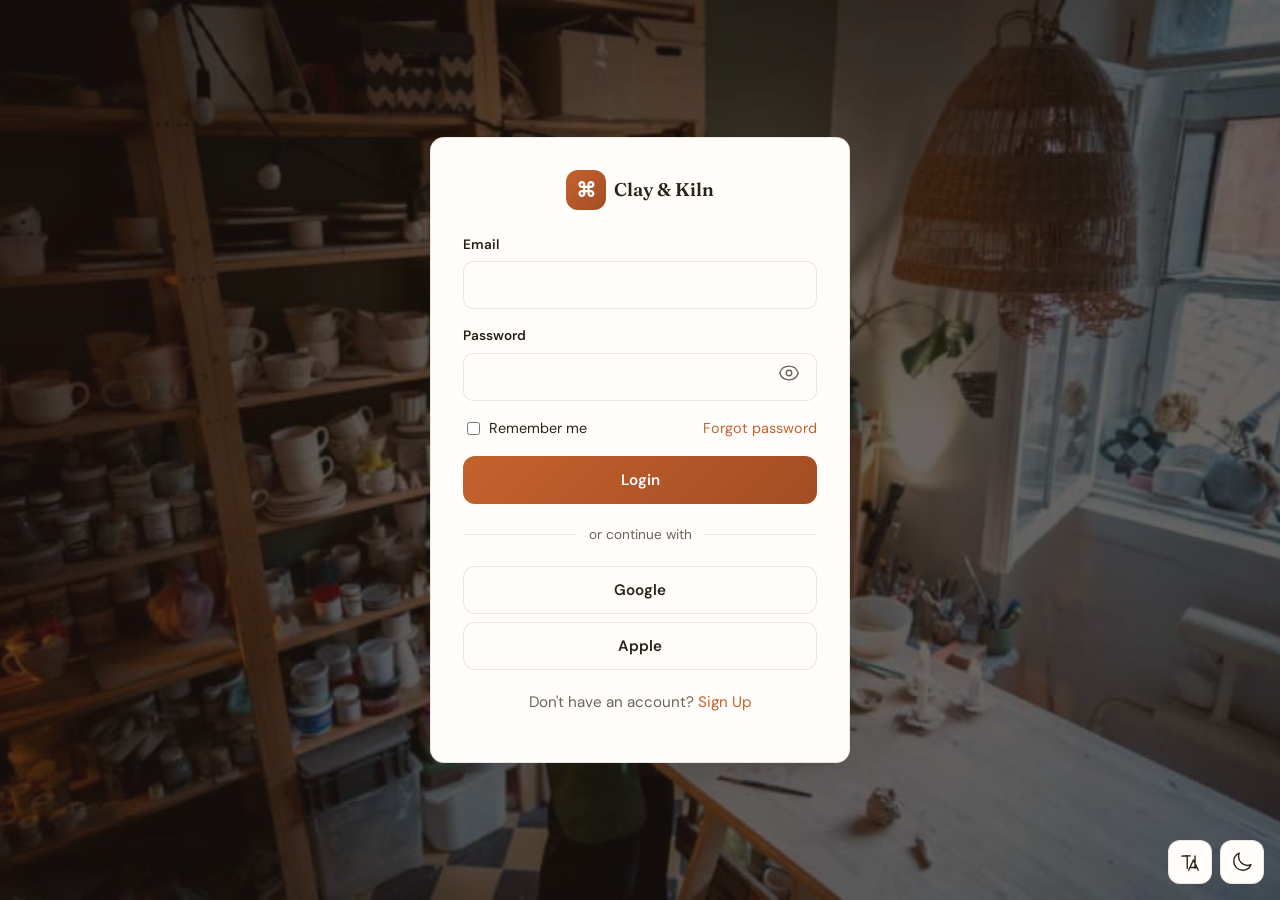
<file: login.html>
<!DOCTYPE html>
<html lang="en">
  <head>
    <meta charset="UTF-8" />
    <meta name="viewport" content="width=device-width, initial-scale=1.0" />
    <title>Login | Ceramics &amp; Pottery Studio</title>
    <link rel="icon" type="image/svg+xml" href="favicon.svg" />
    <link rel="preconnect" href="https://fonts.googleapis.com" />
    <link rel="preconnect" href="https://fonts.gstatic.com" crossorigin />
    <link href="https://fonts.googleapis.com/css2?family=DM+Sans:ital,opsz,wght@0,9..40,400;0,9..40,500;0,9..40,600;0,9..40,700&family=Fraunces:opsz,wght@9..144,500;9..144,600;9..144,700&display=swap" rel="stylesheet" />
    <link rel="stylesheet" href="css/styles.css" />
  </head>
  <body>
    <div class="auth-page">
      <div class="auth-page__bg">
        <img src="image/WhatsApp Image 2026-04-11 at 12.03.58 AM.jpeg" alt="" width="1600" height="1000" />
      </div>
      <div class="auth-page__overlay" aria-hidden="true"></div>
      <div class="auth-card">
        <div class="auth-card__logo">
          <a href="index.html" class="logo" style="justify-content: center">
            <span class="logo__mark" aria-hidden="true">⌘</span>
            Clay &amp; Kiln
          </a>
        </div>
        <form action="dashboard.html" method="get">
          <div class="field">
            <label for="email">Email</label>
            <input id="email" name="email" type="email" autocomplete="email" required />
          </div>
          <div class="field field--password">
            <label for="password">Password</label>
            <input id="password" name="password" type="password" autocomplete="current-password" required />
            <button type="button" class="toggle-pass" data-toggle-password aria-controls="password" aria-label="Show password">
              <svg xmlns="http://www.w3.org/2000/svg" width="22" height="22" fill="none" viewBox="0 0 24 24" stroke="currentColor" stroke-width="1.5"><path stroke-linecap="round" stroke-linejoin="round" d="M2.036 12.322a1.012 1.012 0 010-.639C3.423 7.51 7.36 4.5 12 4.5c4.638 0 8.573 3.007 9.963 7.178.07.207.07.431 0 .639C20.577 16.49 16.64 19.5 12 19.5c-4.638 0-8.573-3.007-9.963-7.178z" /><path stroke-linecap="round" stroke-linejoin="round" d="M15 12a3 3 0 11-6 0 3 3 0 016 0z" /></svg>
            </button>
          </div>
          <div class="auth-row">
            <label style="display: flex; align-items: center; gap: 0.35rem; cursor: pointer">
              <input type="checkbox" name="remember" />
              Remember me
            </label>
            <a href="#">Forgot password</a>
          </div>
          <button type="submit" class="btn btn--primary btn--block">Login</button>
        </form>
        <div class="auth-divider">or continue with</div>
        <div class="social-btns">
          <button type="button" class="btn btn--block">Google</button>
          <button type="button" class="btn btn--block">Apple</button>
        </div>
        <p class="auth-footer">Don't have an account? <a href="register.html">Sign Up</a></p>
      </div>
    </div>

    <div style="position: fixed; bottom: 1rem; right: 1rem; z-index: 10; display: flex; gap: 0.5rem">
      <button type="button" class="icon-btn" data-rtl-toggle aria-label="Toggle RTL">
        <svg xmlns="http://www.w3.org/2000/svg" fill="none" viewBox="0 0 24 24" stroke-width="1.5" stroke="currentColor" width="22" height="22"><path stroke-linecap="round" stroke-linejoin="round" d="M10.5 21l5.25-11.25L21 21m-9-3h7.5M3 5.621a48.474 48.474 0 016-.371m0 0c1.12 0 2.233.038 3.334.114M9 5.25v13.5m8.5-13.5v13.5" /></svg>
      </button>
      <button type="button" class="icon-btn" data-theme-toggle aria-label="Toggle dark mode">
        <svg xmlns="http://www.w3.org/2000/svg" fill="none" viewBox="0 0 24 24" stroke-width="1.5" stroke="currentColor" width="22" height="22"><path stroke-linecap="round" stroke-linejoin="round" d="M21.752 15.002A9.718 9.718 0 0118 15.75c-5.385 0-9.75-4.365-9.75-9.75 0-1.33.266-2.597.748-3.752A9.753 9.753 0 003 11.25C3 16.635 7.365 21 12.75 21a9.753 9.753 0 009.002-5.998z" /></svg>
      </button>
    </div>
    <script src="js/main.js" defer></script>
  </body>
</html>
</file>
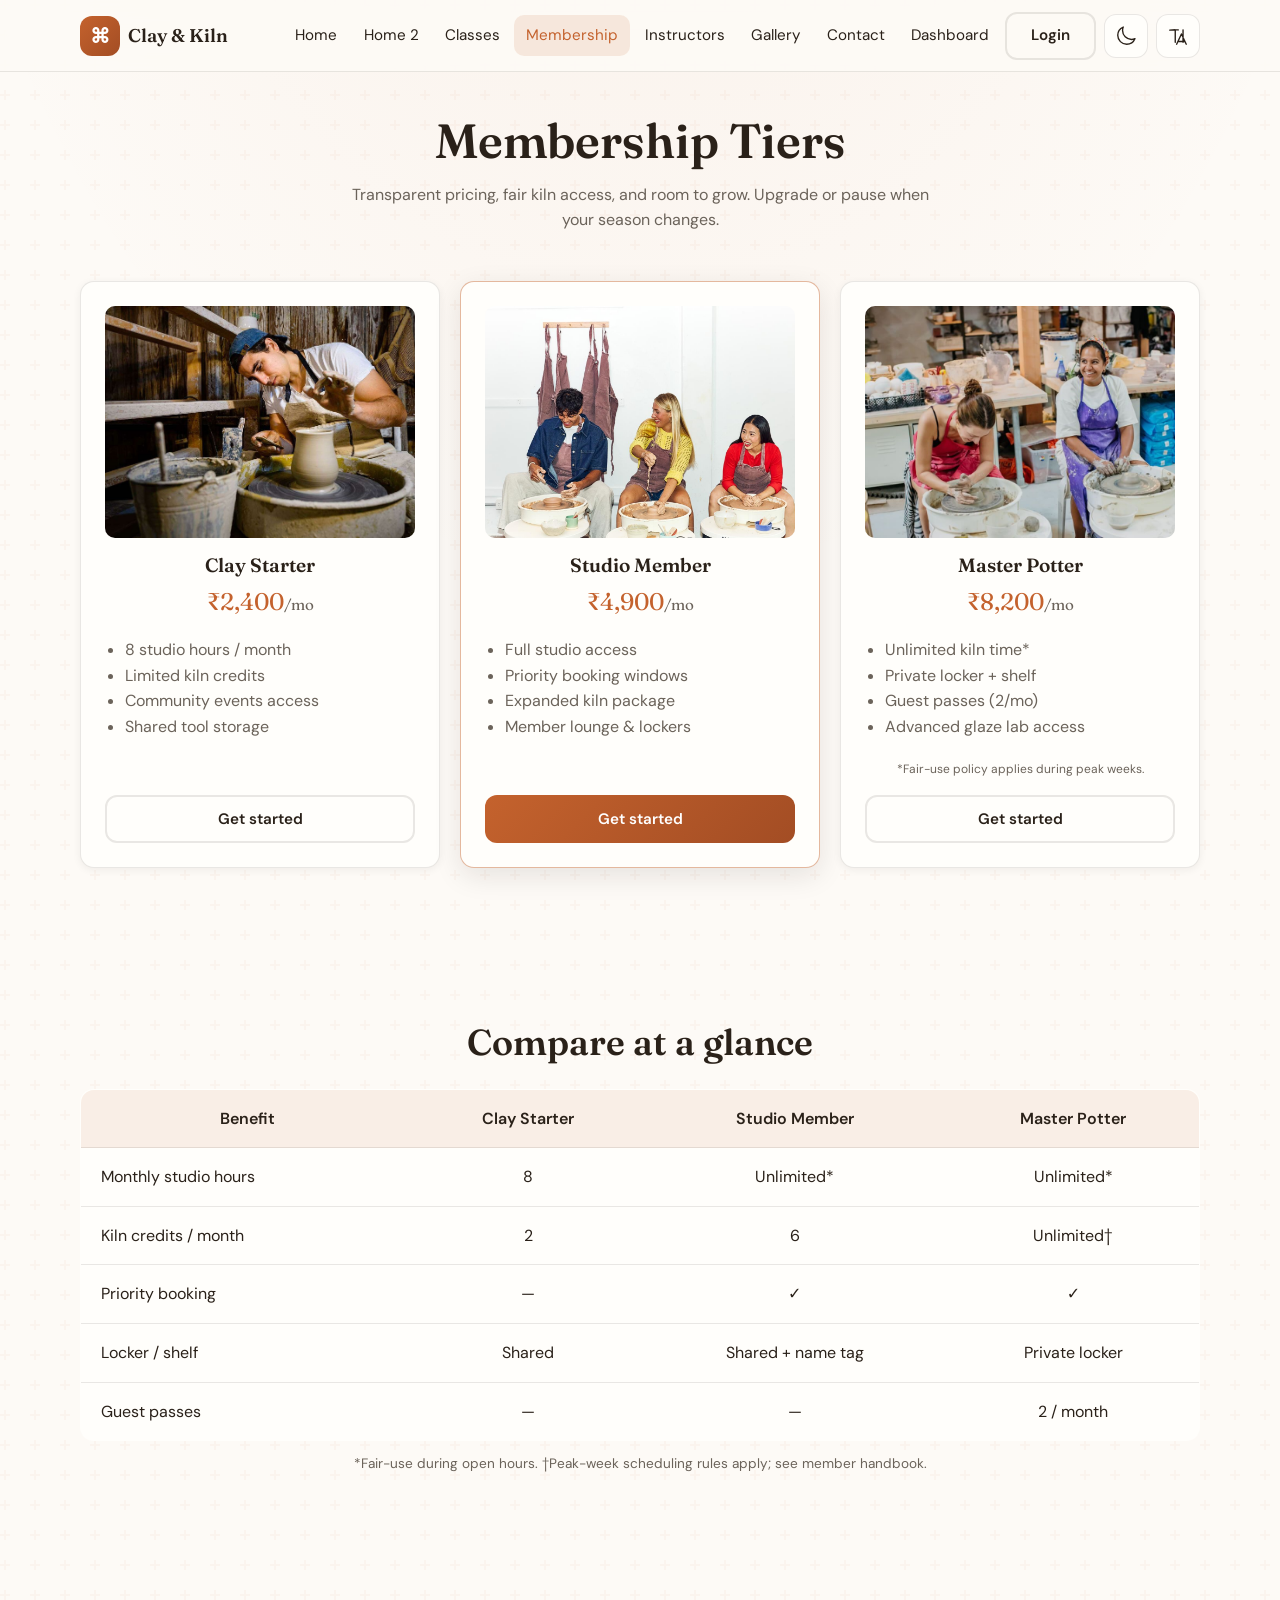
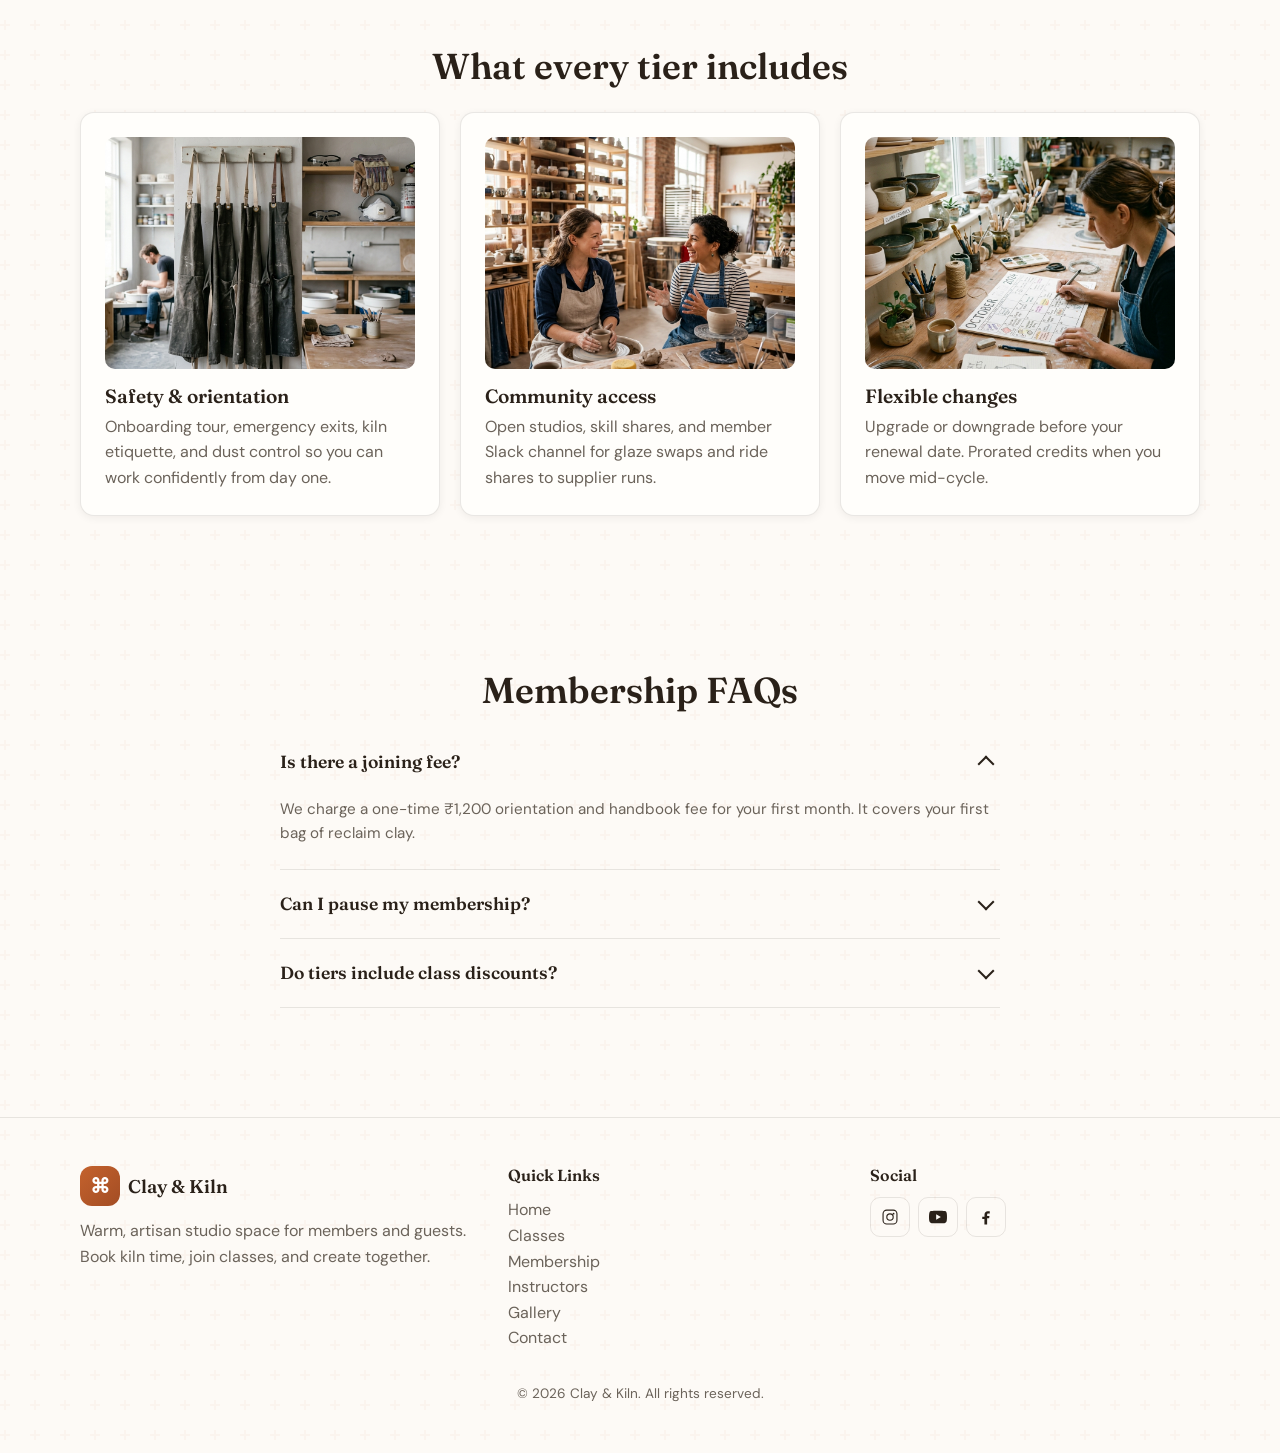
<file: membership.html>
<!DOCTYPE html>
<html lang="en">
  <head>
    <meta charset="UTF-8" />
    <meta name="viewport" content="width=device-width, initial-scale=1.0" />
    <title>Membership | Ceramics &amp; Pottery Studio</title>
    <link rel="icon" type="image/svg+xml" href="favicon.svg" />
    <link rel="preconnect" href="https://fonts.googleapis.com" />
    <link rel="preconnect" href="https://fonts.gstatic.com" crossorigin />
    <link href="https://fonts.googleapis.com/css2?family=DM+Sans:ital,opsz,wght@0,9..40,400;0,9..40,500;0,9..40,600;0,9..40,700&family=Fraunces:opsz,wght@9..144,500;9..144,600;9..144,700&display=swap" rel="stylesheet" />
    <link rel="stylesheet" href="css/styles.css" />
  </head>
  <body>
    <header class="site-header">
      <div class="site-header__inner">
        <a href="index.html" class="logo">
          <span class="logo__mark" aria-hidden="true">⌘</span>
          Clay &amp; Kiln
        </a>
        <button type="button" class="icon-btn menu-toggle" data-menu-toggle aria-expanded="false" aria-label="Open menu">
          <svg xmlns="http://www.w3.org/2000/svg" fill="none" viewBox="0 0 24 24" stroke-width="1.5" stroke="currentColor"><path stroke-linecap="round" stroke-linejoin="round" d="M3.75 6.75h16.5M3.75 12h16.5m-16.5 5.25h16.5" /></svg>
        </button>
        <nav class="nav" data-nav-panel>
          <ul class="nav__list">
            <li><a href="index.html">Home</a></li>
            <li><a href="home2.html">Home 2</a></li>
            <li><a href="classes.html">Classes</a></li>
            <li><a href="membership.html" aria-current="page">Membership</a></li>
            <li><a href="instructors.html">Instructors</a></li>
            <li><a href="gallery.html">Gallery</a></li>
            <li><a href="contact.html">Contact</a></li>
            <li><a href="dashboard.html">Dashboard</a></li>
          </ul>
          <div class="nav__actions">
            <a class="btn btn--secondary" href="login.html">Login</a>
            <button type="button" class="icon-btn" data-theme-toggle aria-pressed="false" aria-label="Toggle dark mode">
              <svg xmlns="http://www.w3.org/2000/svg" fill="none" viewBox="0 0 24 24" stroke-width="1.5" stroke="currentColor"><path stroke-linecap="round" stroke-linejoin="round" d="M21.752 15.002A9.718 9.718 0 0118 15.75c-5.385 0-9.75-4.365-9.75-9.75 0-1.33.266-2.597.748-3.752A9.753 9.753 0 003 11.25C3 16.635 7.365 21 12.75 21a9.753 9.753 0 009.002-5.998z" /></svg>
            </button>
            <button type="button" class="icon-btn" data-rtl-toggle aria-pressed="false" aria-label="Toggle RTL">
              <svg xmlns="http://www.w3.org/2000/svg" fill="none" viewBox="0 0 24 24" stroke-width="1.5" stroke="currentColor"><path stroke-linecap="round" stroke-linejoin="round" d="M10.5 21l5.25-11.25L21 21m-9-3h7.5M3 5.621a48.474 48.474 0 016-.371m0 0c1.12 0 2.233.038 3.334.114M9 5.25v13.5m8.5-13.5v13.5" /></svg>
            </button>
          </div>
        </nav>
      </div>
    </header>

    <main>
      <div class="page-head container">
        <h1>Membership Tiers</h1>
        <p>Transparent pricing, fair kiln access, and room to grow. Upgrade or pause when your season changes.</p>
      </div>

      <section class="section container section--tight">
        <div class="grid grid--3">
          <article class="card">
            <img class="card__img" src="image/WhatsApp Image 2026-04-11 at 12.03.55 AM (1).jpeg" alt="Hands working terracotta clay together at the wheel" width="800" height="600" />
            <h3 class="card__title">Clay Starter</h3>
            <p style="font-size: 1.5rem; font-family: var(--font-display); color: var(--color-terracotta); margin-bottom: 1rem">₹2,400<span style="font-size: 0.95rem; color: var(--color-muted)">/mo</span></p>
            <ul style="text-align: start; color: var(--color-muted); margin: 0 0 1.25rem; padding-left: 1.25rem">
              <li>8 studio hours / month</li>
              <li>Limited kiln credits</li>
              <li>Community events access</li>
              <li>Shared tool storage</li>
            </ul>
            <a class="btn btn--secondary btn--block" href="register.html">Get started</a>
          </article>
          <article class="card" style="border-color: color-mix(in srgb, var(--color-terracotta) 45%, transparent); box-shadow: var(--shadow-md)">
            <img class="card__img" src="image/WhatsApp Image 2026-04-11 at 12.03.55 AM (2).jpeg" alt="Outdoor pottery session with natural light" width="800" height="600" />
            <h3 class="card__title">Studio Member</h3>
            <p style="font-size: 1.5rem; font-family: var(--font-display); color: var(--color-terracotta); margin-bottom: 1rem">₹4,900<span style="font-size: 0.95rem; color: var(--color-muted)">/mo</span></p>
            <ul style="text-align: start; color: var(--color-muted); margin: 0 0 1.25rem; padding-left: 1.25rem">
              <li>Full studio access</li>
              <li>Priority booking windows</li>
              <li>Expanded kiln package</li>
              <li>Member lounge &amp; lockers</li>
            </ul>
            <a class="btn btn--primary btn--block" href="register.html">Get started</a>
          </article>
          <article class="card">
            <img class="card__img" src="image/WhatsApp Image 2026-04-11 at 12.03.56 AM (1).jpeg" alt="Overhead view of a pottery class in session" width="800" height="600" />
            <h3 class="card__title">Master Potter</h3>
            <p style="font-size: 1.5rem; font-family: var(--font-display); color: var(--color-terracotta); margin-bottom: 1rem">₹8,200<span style="font-size: 0.95rem; color: var(--color-muted)">/mo</span></p>
            <ul style="text-align: start; color: var(--color-muted); margin: 0 0 1.25rem; padding-left: 1.25rem">
              <li>Unlimited kiln time*</li>
              <li>Private locker + shelf</li>
              <li>Guest passes (2/mo)</li>
              <li>Advanced glaze lab access</li>
            </ul>
            <p style="font-size: 0.75rem; color: var(--color-muted)">*Fair-use policy applies during peak weeks.</p>
            <a class="btn btn--secondary btn--block" href="register.html">Get started</a>
          </article>
        </div>
      </section>

      <section class="section container">
        <h2>Compare at a glance</h2>
        <div style="overflow-x: auto; margin-top: 1.5rem">
          <table class="schedule" style="min-width: 560px; text-align: center">
            <thead>
              <tr>
                <th>Benefit</th>
                <th>Clay Starter</th>
                <th>Studio Member</th>
                <th>Master Potter</th>
              </tr>
            </thead>
            <tbody>
              <tr>
                <td style="text-align: start">Monthly studio hours</td>
                <td>8</td>
                <td>Unlimited*</td>
                <td>Unlimited*</td>
              </tr>
              <tr>
                <td style="text-align: start">Kiln credits / month</td>
                <td>2</td>
                <td>6</td>
                <td>Unlimited†</td>
              </tr>
              <tr>
                <td style="text-align: start">Priority booking</td>
                <td>—</td>
                <td>✓</td>
                <td>✓</td>
              </tr>
              <tr>
                <td style="text-align: start">Locker / shelf</td>
                <td>Shared</td>
                <td>Shared + name tag</td>
                <td>Private locker</td>
              </tr>
              <tr>
                <td style="text-align: start">Guest passes</td>
                <td>—</td>
                <td>—</td>
                <td>2 / month</td>
              </tr>
            </tbody>
          </table>
        </div>
        <p style="text-align: center; font-size: 0.85rem; color: var(--color-muted); margin-top: 0.75rem">*Fair-use during open hours. †Peak-week scheduling rules apply; see member handbook.</p>
      </section>

      <section class="section container">
        <h2>What every tier includes</h2>
        <div class="grid grid--3" style="margin-top: 1.5rem">
          <article class="card" style="text-align: start">
            <img class="card__img" src="image/safety_orientation.png" alt="Safety apron hanging in a clean studio" width="800" height="600" />
            <h3 class="card__title" style="text-align: start">Safety &amp; orientation</h3>
            <p style="margin: 0">Onboarding tour, emergency exits, kiln etiquette, and dust control so you can work confidently from day one.</p>
          </article>
          <article class="card" style="text-align: start">
            <img class="card__img" src="image/community_access.png" alt="Artists collaborating in a bright studio" width="800" height="600" />
            <h3 class="card__title" style="text-align: start">Community access</h3>
            <p style="margin: 0">Open studios, skill shares, and member Slack channel for glaze swaps and ride shares to supplier runs.</p>
          </article>
          <article class="card" style="text-align: start">
            <img class="card__img" src="image/flexible_membership.png" alt="Hand pointing at a monthly planner on a workbench" width="800" height="600" />
            <h3 class="card__title" style="text-align: start">Flexible changes</h3>
            <p style="margin: 0">Upgrade or downgrade before your renewal date. Prorated credits when you move mid-cycle.</p>
          </article>
        </div>
      </section>

      <section class="section container">
        <h2>Membership FAQs</h2>
        <div class="content-band" style="margin-top: 1rem">
          <details class="faq-item" open>
            <summary>Is there a joining fee?</summary>
            <p>We charge a one-time ₹1,200 orientation and handbook fee for your first month. It covers your first bag of reclaim clay.</p>
          </details>
          <details class="faq-item">
            <summary>Can I pause my membership?</summary>
            <p>Yes — one freeze per year up to 60 days for travel or medical reasons. Kiln credits pause with your billing.</p>
          </details>
          <details class="faq-item">
            <summary>Do tiers include class discounts?</summary>
            <p>Studio Member and Master Potter receive 15% off drop-in workshops. Clay Starter pays full price but can use class packs.</p>
          </details>
        </div>
      </section>
    </main>

    <footer class="site-footer">
      <div class="container site-footer__grid">
        <div>
          <div class="logo" style="margin-bottom: 0.75rem">
            <span class="logo__mark" aria-hidden="true">⌘</span>
            Clay &amp; Kiln
          </div>
          <p>Warm, artisan studio space for members and guests. Book kiln time, join classes, and create together.</p>
        </div>
        <div>
          <h3>Quick Links</h3>
          <ul>
            <li><a href="index.html">Home</a></li>
            <li><a href="classes.html">Classes</a></li>
            <li><a href="membership.html">Membership</a></li>
            <li><a href="instructors.html">Instructors</a></li>
            <li><a href="gallery.html">Gallery</a></li>
            <li><a href="contact.html">Contact</a></li>
          </ul>
        </div>
        <div>
          <h3>Social</h3>
          <div class="social">
            <a href="#" aria-label="Instagram"><svg xmlns="http://www.w3.org/2000/svg" viewBox="0 0 24 24" fill="currentColor"><path d="M7.75 2h8.5A5.75 5.75 0 0122 7.75v8.5A5.75 5.75 0 0116.25 22h-8.5A5.75 5.75 0 012 16.25v-8.5A5.75 5.75 0 017.75 2zm0 1.5A4.25 4.25 0 003.5 7.75v8.5A4.25 4.25 0 007.75 20.5h8.5a4.25 4.25 0 004.25-4.25v-8.5A4.25 4.25 0 0016.25 3.5h-8.5zM12 7a5 5 0 110 10 5 5 0 010-10zm0 1.5a3.5 3.5 0 100 7 3.5 3.5 0 000-7zm4.75-2.25a1.25 1.25 0 11-.001 2.5 1.25 1.25 0 01.001-2.5z"/></svg></a>
            <a href="#" aria-label="YouTube"><svg xmlns="http://www.w3.org/2000/svg" viewBox="0 0 24 24" fill="currentColor"><path d="M23.498 6.186a3.016 3.016 0 0 0-2.122-2.136C19.505 3.545 12 3.545 12 3.545s-7.505 0-9.377.505A3.017 3.017 0 0 0 .502 6.186C0 8.07 0 12 0 12s0 3.93.502 5.814a3.016 3.016 0 0 0 2.122 2.136c1.871.505 9.376.505 9.376.505s7.505 0 9.377-.505a3.015 3.015 0 0 0 2.122-2.136C24 15.93 24 12 24 12s0-3.93-.502-5.814zM9.545 15.568V8.432L15.818 12l-6.273 3.568z"/></svg></a>
            <a href="#" aria-label="Facebook"><svg xmlns="http://www.w3.org/2000/svg" viewBox="0 0 24 24" fill="currentColor"><path d="M13.5 22v-8.2h2.7l.4-3.2h-3.1V8.9c0-.9.3-1.5 1.6-1.5H17V4.4c-.3 0-1.4-.1-2.6-.1-2.6 0-4.4 1.6-4.4 4.6v2.6H7v3.2h2.9V22h3.6z"/></svg></a>
          </div>
        </div>
      </div>
      <p class="container" style="text-align: center; margin-top: 2rem; font-size: 0.85rem; color: var(--color-muted)">© <span id="y"></span> Clay &amp; Kiln. All rights reserved.</p>
    </footer>
    <script>
      document.getElementById("y").textContent = new Date().getFullYear();
    </script>
    <script src="js/main.js" defer></script>
  </body>
</html>
</file>
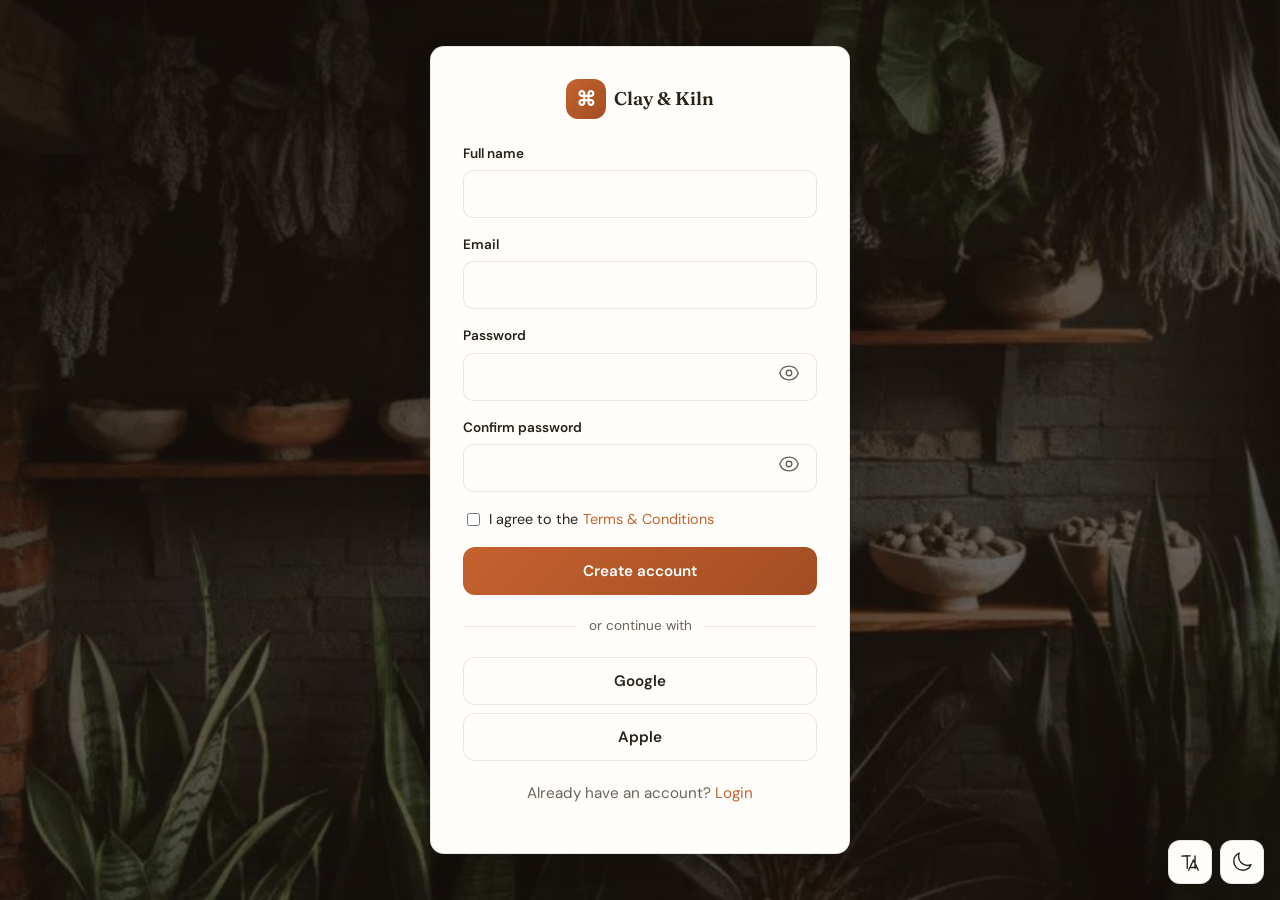
<file: register.html>
<!DOCTYPE html>
<html lang="en">
  <head>
    <meta charset="UTF-8" />
    <meta name="viewport" content="width=device-width, initial-scale=1.0" />
    <title>Create Account | Ceramics &amp; Pottery Studio</title>
    <link rel="icon" type="image/svg+xml" href="favicon.svg" />
    <link rel="preconnect" href="https://fonts.googleapis.com" />
    <link rel="preconnect" href="https://fonts.gstatic.com" crossorigin />
    <link href="https://fonts.googleapis.com/css2?family=DM+Sans:ital,opsz,wght@0,9..40,400;0,9..40,500;0,9..40,600;0,9..40,700&family=Fraunces:opsz,wght@9..144,500;9..144,600;9..144,700&display=swap" rel="stylesheet" />
    <link rel="stylesheet" href="css/styles.css" />
  </head>
  <body>
    <div class="auth-page">
      <div class="auth-page__bg">
        <img src="image/WhatsApp Image 2026-04-11 at 12.03.58 AM (1).jpeg" alt="" width="1600" height="1000" />
      </div>
      <div class="auth-page__overlay" aria-hidden="true"></div>
      <div class="auth-card">
        <div class="auth-card__logo">
          <a href="index.html" class="logo" style="justify-content: center">
            <span class="logo__mark" aria-hidden="true">⌘</span>
            Clay &amp; Kiln
          </a>
        </div>
        <form action="dashboard.html" method="get">
          <div class="field">
            <label for="fullname">Full name</label>
            <input id="fullname" name="fullname" type="text" autocomplete="name" required />
          </div>
          <div class="field">
            <label for="email">Email</label>
            <input id="email" name="email" type="email" autocomplete="email" required />
          </div>
          <div class="field field--password">
            <label for="password">Password</label>
            <input id="password" name="password" type="password" autocomplete="new-password" required />
            <button type="button" class="toggle-pass" data-toggle-password aria-controls="password" aria-label="Show password">
              <svg xmlns="http://www.w3.org/2000/svg" width="22" height="22" fill="none" viewBox="0 0 24 24" stroke="currentColor" stroke-width="1.5"><path stroke-linecap="round" stroke-linejoin="round" d="M2.036 12.322a1.012 1.012 0 010-.639C3.423 7.51 7.36 4.5 12 4.5c4.638 0 8.573 3.007 9.963 7.178.07.207.07.431 0 .639C20.577 16.49 16.64 19.5 12 19.5c-4.638 0-8.573-3.007-9.963-7.178z" /><path stroke-linecap="round" stroke-linejoin="round" d="M15 12a3 3 0 11-6 0 3 3 0 016 0z" /></svg>
            </button>
          </div>
          <div class="field field--password">
            <label for="password2">Confirm password</label>
            <input id="password2" name="password2" type="password" autocomplete="new-password" required />
            <button type="button" class="toggle-pass" data-toggle-password aria-controls="password2" aria-label="Show password">
              <svg xmlns="http://www.w3.org/2000/svg" width="22" height="22" fill="none" viewBox="0 0 24 24" stroke="currentColor" stroke-width="1.5"><path stroke-linecap="round" stroke-linejoin="round" d="M2.036 12.322a1.012 1.012 0 010-.639C3.423 7.51 7.36 4.5 12 4.5c4.638 0 8.573 3.007 9.963 7.178.07.207.07.431 0 .639C20.577 16.49 16.64 19.5 12 19.5c-4.638 0-8.573-3.007-9.963-7.178z" /><path stroke-linecap="round" stroke-linejoin="round" d="M15 12a3 3 0 11-6 0 3 3 0 016 0z" /></svg>
            </button>
          </div>
          <div class="auth-row">
            <label style="display: flex; align-items: center; gap: 0.35rem; cursor: pointer">
              <input type="checkbox" name="terms" required />
              I agree to the <a href="#">Terms &amp; Conditions</a>
            </label>
          </div>
          <button type="submit" class="btn btn--primary btn--block">Create account</button>
        </form>
        <div class="auth-divider">or continue with</div>
        <div class="social-btns">
          <button type="button" class="btn btn--block">Google</button>
          <button type="button" class="btn btn--block">Apple</button>
        </div>
        <p class="auth-footer">Already have an account? <a href="login.html">Login</a></p>
      </div>
    </div>

    <div style="position: fixed; bottom: 1rem; right: 1rem; z-index: 10; display: flex; gap: 0.5rem">
      <button type="button" class="icon-btn" data-rtl-toggle aria-label="Toggle RTL">
        <svg xmlns="http://www.w3.org/2000/svg" fill="none" viewBox="0 0 24 24" stroke-width="1.5" stroke="currentColor" width="22" height="22"><path stroke-linecap="round" stroke-linejoin="round" d="M10.5 21l5.25-11.25L21 21m-9-3h7.5M3 5.621a48.474 48.474 0 016-.371m0 0c1.12 0 2.233.038 3.334.114M9 5.25v13.5m8.5-13.5v13.5" /></svg>
      </button>
      <button type="button" class="icon-btn" data-theme-toggle aria-label="Toggle dark mode">
        <svg xmlns="http://www.w3.org/2000/svg" fill="none" viewBox="0 0 24 24" stroke-width="1.5" stroke="currentColor" width="22" height="22"><path stroke-linecap="round" stroke-linejoin="round" d="M21.752 15.002A9.718 9.718 0 0118 15.75c-5.385 0-9.75-4.365-9.75-9.75 0-1.33.266-2.597.748-3.752A9.753 9.753 0 003 11.25C3 16.635 7.365 21 12.75 21a9.753 9.753 0 009.002-5.998z" /></svg>
      </button>
    </div>
    <script src="js/main.js" defer></script>
  </body>
</html>
</file>
<file: css/styles.css>
/* Ceramics & Pottery Studio — design system */
:root {
  --color-terracotta: #c4622d;
  --color-sage: #6b8f71;
  --color-warm-white: #fdfaf6;
  --color-cream: #f5f0e8;
  --color-warm-grey: #e8e0d5;
  --color-text: #2a2119;
  --color-muted: #6b635a;
  --color-bg: var(--color-warm-white);
  --color-surface: #fffefb;
  --color-card: #fffefb;
  --color-border: rgba(42, 33, 25, 0.1);
  --shadow-sm: 0 2px 8px rgba(28, 20, 16, 0.06);
  --shadow-md: 0 8px 28px rgba(28, 20, 16, 0.1);
  --radius: 14px;
  --radius-btn: 12px;
  --font: "DM Sans", system-ui, sans-serif;
  --font-display: "Fraunces", Georgia, serif;
  --header-h: 72px;
  --transition: 0.22s ease;
}

[data-theme="dark"] {
  --color-text: #ede8e0;
  --color-muted: #b5aca3;
  --color-bg: #1c1410;
  --color-surface: #231a14;
  --color-card: #2d2118;
  --color-border: rgba(237, 232, 224, 0.12);
  --shadow-sm: 0 2px 12px rgba(0, 0, 0, 0.35);
  --shadow-md: 0 12px 40px rgba(0, 0, 0, 0.45);
}

*,
*::before,
*::after {
  box-sizing: border-box;
}

html {
  scroll-behavior: smooth;
}

body {
  margin: 0;
  font-family: var(--font);
  font-size: 1rem;
  line-height: 1.6;
  color: var(--color-text);
  background-color: var(--color-bg);
  background-image:
    radial-gradient(ellipse 120% 80% at 50% -20%, rgba(196, 98, 45, 0.08), transparent 50%),
    url("data:image/svg+xml,%3Csvg width='60' height='60' viewBox='0 0 60 60' xmlns='http://www.w3.org/2000/svg'%3E%3Cg fill='none' fill-rule='evenodd'%3E%3Cg fill='%23C4622D' fill-opacity='0.04'%3E%3Cpath d='M36 34v-4h-2v4h-4v2h4v4h2v-4h4v-2h-4zm0-30V0h-2v4h-4v2h4v4h2V6h4V4h-4zM6 34v-4H4v4H0v2h4v4h2v-4h4v-2H6zM6 4V0H4v4H0v2h4v4h2V6h4V4H6z'/%3E%3C/g%3E%3C/g%3E%3C/svg%3E");
  min-height: 100vh;
}

[data-theme="dark"] body {
  background-image:
    radial-gradient(ellipse 100% 60% at 50% 0%, rgba(196, 98, 45, 0.12), transparent 45%),
    url("data:image/svg+xml,%3Csvg width='60' height='60' viewBox='0 0 60 60' xmlns='http://www.w3.org/2000/svg'%3E%3Cg fill='none' fill-rule='evenodd'%3E%3Cg fill='%23EDE8E0' fill-opacity='0.03'%3E%3Cpath d='M36 34v-4h-2v4h-4v2h4v4h2v-4h4v-2h-4zm0-30V0h-2v4h-4v2h4v4h2V6h4V4h-4zM6 34v-4H4v4H0v2h4v4h2v-4h4v-2H6zM6 4V0H4v4H0v2h4v4h2V6h4V4H6z'/%3E%3C/g%3E%3C/g%3E%3C/svg%3E");
}

img {
  max-width: 100%;
  height: auto;
  display: block;
}

a {
  color: var(--color-terracotta);
  text-decoration: none;
  transition: color var(--transition), opacity var(--transition);
}

a:hover {
  color: var(--color-sage);
}

h1,
h2,
h3,
h4 {
  font-family: var(--font-display);
  font-weight: 600;
  line-height: 1.2;
  margin: 0 0 0.75rem;
}

h1 {
  font-size: clamp(2rem, 4vw, 3rem);
}

h2 {
  font-size: clamp(1.5rem, 3vw, 2.25rem);
  text-align: center;
}

h3 {
  font-size: 1.25rem;
}

p {
  margin: 0 0 1rem;
  color: var(--color-muted);
}

.container {
  width: min(1120px, 92vw);
  margin-inline: auto;
}

.section {
  padding: clamp(3rem, 6vw, 5rem) 0;
}

.section--tight {
  padding-top: 2rem;
}

/* Header */
.site-header {
  position: sticky;
  top: 0;
  z-index: 100;
  height: var(--header-h);
  display: flex;
  align-items: center;
  border-bottom: 1px solid var(--color-border);
  background: color-mix(in srgb, var(--color-bg) 92%, transparent);
  backdrop-filter: blur(12px);
  transition: background var(--transition);
}

.site-header__inner {
  display: flex;
  align-items: center;
  justify-content: space-between;
  width: min(1120px, 92vw);
  margin-inline: auto;
  gap: 1rem;
}

.logo {
  display: flex;
  align-items: center;
  gap: 0.5rem;
  font-family: var(--font-display);
  font-weight: 600;
  font-size: 1.15rem;
  color: var(--color-text);
}

.logo__mark {
  width: 40px;
  height: 40px;
  border-radius: 12px;
  background: linear-gradient(135deg, var(--color-terracotta), #a34d24);
  display: grid;
  place-items: center;
  color: #fff;
  font-size: 1.25rem;
}

.nav {
  display: flex;
  align-items: center;
  gap: 0.25rem;
}

.nav__list {
  display: flex;
  list-style: none;
  margin: 0;
  padding: 0;
  gap: 0.15rem;
}

.nav__list a {
  display: block;
  padding: 0.5rem 0.75rem;
  border-radius: 10px;
  color: var(--color-text);
  font-size: 0.95rem;
}

.nav__list a:hover,
.nav__list a[aria-current="page"] {
  background: color-mix(in srgb, var(--color-terracotta) 12%, transparent);
  color: var(--color-terracotta);
}

.nav__actions {
  display: flex;
  align-items: center;
  gap: 0.5rem;
}

.icon-btn {
  width: 44px;
  height: 44px;
  border-radius: 12px;
  border: 1px solid var(--color-border);
  background: var(--color-card);
  color: var(--color-text);
  cursor: pointer;
  display: grid;
  place-items: center;
  transition: transform var(--transition), box-shadow var(--transition), border-color var(--transition);
}

.icon-btn:hover {
  transform: translateY(-1px);
  box-shadow: var(--shadow-sm);
  border-color: color-mix(in srgb, var(--color-terracotta) 35%, var(--color-border));
}

.icon-btn svg {
  width: 22px;
  height: 22px;
}

.menu-toggle,
.dash-menu-toggle {
  display: none;
}

/* Buttons */
.btn {
  display: inline-flex;
  align-items: center;
  justify-content: center;
  gap: 0.5rem;
  min-height: 48px;
  padding: 0 1.5rem;
  border-radius: var(--radius-btn);
  font-family: var(--font);
  font-size: 0.95rem;
  font-weight: 600;
  border: none;
  cursor: pointer;
  transition: transform var(--transition), box-shadow var(--transition), background var(--transition);
}

.btn:hover {
  transform: translateY(-2px);
  box-shadow: var(--shadow-md);
}

.btn--primary {
  background: linear-gradient(135deg, var(--color-terracotta), #a34d24);
  color: #fff;
}

.btn--secondary {
  background: transparent;
  color: var(--color-text);
  border: 2px solid var(--color-border);
}

.btn--secondary:hover {
  border-color: var(--color-sage);
  color: var(--color-sage);
}

.btn--block {
  width: 100%;
}

.btn-row {
  display: flex;
  flex-wrap: wrap;
  gap: 0.75rem;
  justify-content: center;
  align-items: center;
}

/* Cards */
.card {
  background: var(--color-card);
  border: 1px solid var(--color-border);
  border-radius: var(--radius);
  padding: 1.5rem;
  box-shadow: var(--shadow-sm);
  transition: transform var(--transition), box-shadow var(--transition);
  text-align: center;
  display: flex;
  flex-direction: column;
}

.card:hover {
  transform: translateY(-4px);
  box-shadow: var(--shadow-md);
}

.card__img {
  aspect-ratio: 4 / 3;
  object-fit: cover;
  width: 100%;
  border-radius: 10px;
  margin-bottom: 1rem;
}

.feature-img {
  width: 100%;
  height: auto;
  border-radius: var(--radius);
  object-fit: cover;
  box-shadow: var(--shadow-sm);
}


.card__title {
  font-family: var(--font-display);
  font-size: 1.2rem;
  color: var(--color-text);
  margin-bottom: 0.35rem;
}

/* Hero */
.hero {
  position: relative;
  min-height: min(78vh, 720px);
  display: flex;
  align-items: center;
  justify-content: center;
  text-align: center;
  padding: 3rem 1rem;
  overflow: hidden;
}

.hero__bg {
  position: absolute;
  inset: 0;
  z-index: 0;
}

.hero__bg img {
  width: 100%;
  height: 100%;
  object-fit: cover;
}

.hero__overlay {
  position: absolute;
  inset: 0;
  background: linear-gradient(
    to bottom,
    rgba(28, 20, 16, 0.45) 0%,
    rgba(28, 20, 16, 0.55) 50%,
    rgba(28, 20, 16, 0.75) 100%
  );
  z-index: 1;
}

.hero__content {
  position: relative;
  z-index: 2;
  max-width: 640px;
  color: #fdfaf6;
  animation: fadeUp 0.8s ease both;
}

.hero__content h1 {
  color: #fdfaf6;
  text-shadow: 0 2px 24px rgba(0, 0, 0, 0.35);
}

.hero__content p {
  color: rgba(253, 250, 246, 0.92);
  font-size: 1.1rem;
  margin-bottom: 1.5rem;
}

@keyframes fadeUp {
  from {
    opacity: 0;
    transform: translateY(16px);
  }
  to {
    opacity: 1;
    transform: translateY(0);
  }
}

/* Grid */
.grid {
  display: grid;
  gap: 1.25rem;
}

.grid--2 {
  grid-template-columns: repeat(2, 1fr);
}

.grid--3 {
  grid-template-columns: repeat(3, 1fr);
}

.grid--4 {
  grid-template-columns: repeat(4, 1fr);
}

@media (max-width: 960px) {
  .grid--4 {
    grid-template-columns: repeat(2, 1fr);
  }
  .grid--3 {
    grid-template-columns: 1fr;
  }
}

@media (max-width: 640px) {
  .grid--2,
  .grid--4 {
    grid-template-columns: 1fr;
  }
}

/* Split hero (home2) */
.split-hero {
  display: grid;
  grid-template-columns: 1fr 1fr;
  min-height: min(70vh, 640px);
  align-items: stretch;
  gap: 0;
}

.split-hero__text {
  display: flex;
  flex-direction: column;
  justify-content: center;
  padding: clamp(2rem, 5vw, 4rem);
  background: var(--color-cream);
}

[data-theme="dark"] .split-hero__text {
  background: var(--color-surface);
}

.split-hero__text h1,
.split-hero__text p {
  text-align: center;
}

.split-hero__text p {
  max-width: 36ch;
  margin-inline: auto;
}

.split-hero__media {
  position: relative;
  min-height: 280px;
}

.split-hero__media img {
  width: 100%;
  height: 100%;
  object-fit: cover;
}

@media (max-width: 900px) {
  .split-hero {
    grid-template-columns: 1fr;
  }
  .split-hero__media {
    order: -1;
    min-height: 240px;
  }
}

/* Steps */
.steps {
  display: grid;
  grid-template-columns: repeat(4, 1fr);
  gap: 1rem;
}

.step {
  text-align: center;
  padding: 1rem;
}

.step__num {
  width: 40px;
  height: 40px;
  border-radius: 50%;
  background: color-mix(in srgb, var(--color-sage) 22%, transparent);
  color: var(--color-sage);
  font-weight: 700;
  display: grid;
  place-items: center;
  margin: 0 auto 0.75rem;
}

.step__thumb {
  aspect-ratio: 16 / 10;
  object-fit: cover;
  width: 100%;
  border-radius: var(--radius-btn);
  margin-bottom: 0.75rem;
}

@media (max-width: 900px) {
  .steps {
    grid-template-columns: repeat(2, 1fr);
  }
}

@media (max-width: 520px) {
  .steps {
    grid-template-columns: 1fr;
  }
}

/* Testimonials */
.quote {
  background: var(--color-card);
  border: 1px solid var(--color-border);
  border-radius: var(--radius);
  padding: 2rem 1.5rem;
  box-shadow: var(--shadow-sm);
  text-align: center;
  transition: transform var(--transition);
  display: flex;
  flex-direction: column;
}

.quote:hover {
  transform: translateY(-3px);
}

.quote__avatar {
  width: 56px;
  height: 56px;
  border-radius: 50%;
  margin: 0 auto 1rem;
  background: linear-gradient(135deg, var(--color-sage), #4e6b52);
  color: #fff;
  display: grid;
  place-items: center;
  font-weight: 700;
  font-size: 1.1rem;
}

.quote__text {
  font-style: italic;
  color: var(--color-muted);
  margin-bottom: 1.25rem;
  flex: 1;
}

.quote__name {
  font-weight: 600;
  color: var(--color-text);
  margin-top: auto;
}

/* Schedule table */
.schedule {
  width: 100%;
  border-collapse: collapse;
  background: var(--color-card);
  border-radius: var(--radius);
  overflow: hidden;
  border: 1px solid var(--color-border);
}

.schedule th,
.schedule td {
  padding: 1rem 1.25rem;
  text-align: center;
  border-bottom: 1px solid var(--color-border);
}

.schedule th {
  background: color-mix(in srgb, var(--color-terracotta) 10%, transparent);
  color: var(--color-text);
  font-weight: 600;
}

.schedule tr:last-child td {
  border-bottom: none;
}

/* CTA band */
.cta-band {
  position: relative;
  padding: clamp(3rem, 8vw, 5rem) 1rem;
  text-align: center;
  overflow: hidden;
  border-radius: var(--radius);
  margin: 0 auto;
  max-width: 1120px;
}

.cta-band__bg {
  position: absolute;
  inset: 0;
}

.cta-band__bg img {
  width: 100%;
  height: 100%;
  object-fit: cover;
}

.cta-band__overlay {
  position: absolute;
  inset: 0;
  background: rgba(28, 20, 16, 0.72);
}

.cta-band__inner {
  position: relative;
  z-index: 1;
  color: #fdfaf6;
}

.cta-band__inner h2 {
  color: #fdfaf6;
}

.cta-band__inner p {
  color: rgba(253, 250, 246, 0.9);
  max-width: 42ch;
  margin-inline: auto;
}

/* Footer */
.site-footer {
  border-top: 1px solid var(--color-border);
  padding: 3rem 0 2rem;
  margin-top: 2rem;
}

.site-footer__grid {
  display: grid;
  grid-template-columns: 1.2fr 1fr 1fr;
  gap: 2rem;
}

.site-footer h3 {
  font-size: 1rem;
  text-align: start;
  margin-bottom: 0.75rem;
}

.site-footer ul {
  list-style: none;
  margin: 0;
  padding: 0;
}

.site-footer a {
  color: var(--color-muted);
}

.site-footer a:hover {
  color: var(--color-terracotta);
}

.social {
  display: flex;
  gap: 0.5rem;
}

.social a {
  width: 40px;
  height: 40px;
  border-radius: 10px;
  border: 1px solid var(--color-border);
  display: grid;
  place-items: center;
  color: var(--color-text);
}

.social a:hover {
  background: color-mix(in srgb, var(--color-terracotta) 12%, transparent);
  color: var(--color-terracotta);
}

.social svg {
  width: 18px;
  height: 18px;
}

@media (max-width: 720px) {
  .site-footer__grid {
    grid-template-columns: 1fr;
  }
}

/* Mobile nav */
@media (max-width: 1024px) {
  .menu-toggle {
    display: grid;
  }

  .nav {
    position: fixed;
    inset: var(--header-h) 0 auto 0;
    background: var(--color-bg);
    border-bottom: 1px solid var(--color-border);
    padding: 1rem;
    flex-direction: column;
    align-items: stretch;
    transform: translateY(-120%);
    opacity: 0;
    pointer-events: none;
    transition: transform var(--transition), opacity var(--transition);
    box-shadow: var(--shadow-md);
  }

  .nav.is-open {
    transform: translateY(0);
    opacity: 1;
    pointer-events: auto;
  }

  .nav__list {
    flex-direction: column;
    gap: 0.25rem;
  }

  .nav__actions {
    flex-wrap: wrap;
    justify-content: center;
    margin-top: 0.75rem;
    padding-top: 0.75rem;
    border-top: 1px solid var(--color-border);
  }

  .nav__actions .icon-btn {
    flex: 0 0 auto;
  }
}

/* Auth pages */
.auth-page {
  min-height: 100vh;
  display: grid;
  place-items: center;
  padding: 2rem 1rem;
  position: relative;
}

.auth-page__bg {
  position: absolute;
  inset: 0;
  z-index: 0;
}

.auth-page__bg img {
  width: 100%;
  height: 100%;
  object-fit: cover;
}

.auth-page__overlay {
  position: absolute;
  inset: 0;
  background: rgba(28, 20, 16, 0.65);
  z-index: 1;
}

.auth-card {
  position: relative;
  z-index: 2;
  width: min(420px, 100%);
  background: var(--color-card);
  border: 1px solid var(--color-border);
  border-radius: var(--radius);
  padding: 2rem;
  box-shadow: var(--shadow-md);
  animation: fadeUp 0.6s ease both;
}

.auth-card__logo {
  text-align: center;
  margin-bottom: 1.5rem;
}

.auth-card .logo {
  justify-content: center;
}

.field {
  margin-bottom: 1rem;
  text-align: start;
}

.field label {
  display: block;
  font-size: 0.85rem;
  font-weight: 600;
  margin-bottom: 0.35rem;
  color: var(--color-text);
}

.field input,
.field textarea {
  width: 100%;
  min-height: 48px;
  padding: 0 0.85rem;
  border-radius: 10px;
  border: 1px solid var(--color-border);
  background: var(--color-surface);
  color: var(--color-text);
  font: inherit;
}

.field textarea {
  min-height: 140px;
  padding: 0.75rem 0.85rem;
  resize: vertical;
}

.field--password {
  position: relative;
}

.field--password input {
  padding-inline-end: 48px;
}

.field--password .toggle-pass {
  position: absolute;
  right: 8px;
  bottom: 8px;
  width: 40px;
  height: 40px;
  border: none;
  background: transparent;
  cursor: pointer;
  color: var(--color-muted);
  display: grid;
  place-items: center;
}

[dir="rtl"] .field--password .toggle-pass {
  right: auto;
  left: 8px;
}

.auth-row {
  display: flex;
  justify-content: space-between;
  align-items: center;
  flex-wrap: wrap;
  gap: 0.5rem;
  font-size: 0.9rem;
  margin-bottom: 1rem;
}

.auth-divider {
  display: flex;
  align-items: center;
  gap: 0.75rem;
  margin: 1.25rem 0;
  color: var(--color-muted);
  font-size: 0.85rem;
}

.auth-divider::before,
.auth-divider::after {
  content: "";
  flex: 1;
  height: 1px;
  background: var(--color-border);
}

.social-btns {
  display: grid;
  gap: 0.5rem;
}

.social-btns .btn {
  background: var(--color-surface);
  border: 1px solid var(--color-border);
  color: var(--color-text);
}

.social-btns .btn:hover {
  border-color: var(--color-terracotta);
}

.auth-footer {
  text-align: center;
  margin-top: 1.25rem;
  font-size: 0.95rem;
  color: var(--color-muted);
}

/* Dashboard — sidebar fixed; main scrolls */
.dash {
  display: block;
  min-height: 100vh;
}

.dash__sidebar {
  position: fixed;
  top: 0;
  left: 0;
  z-index: 40;
  width: 260px;
  height: 100vh;
  height: 100dvh;
  overflow-x: hidden;
  overflow-y: auto;
  -webkit-overflow-scrolling: touch;
  background: var(--color-surface);
  border-inline-end: 1px solid var(--color-border);
  padding: 1.25rem;
  display: flex;
  flex-direction: column;
  gap: 0.5rem;
  box-sizing: border-box;
}

[dir="rtl"] .dash__sidebar {
  left: auto;
  right: 0;
  border-inline-end: none;
  border-inline-start: 1px solid var(--color-border);
}

.dash__nav {
  list-style: none;
  margin: 1rem 0 0;
  padding: 0;
}

.dash__nav a {
  display: flex;
  align-items: center;
  gap: 0.6rem;
  padding: 0.65rem 0.75rem;
  border-radius: 10px;
  color: var(--color-text);
  font-size: 0.95rem;
}

.dash__nav a:hover,
.dash__nav a[aria-current="page"] {
  background: color-mix(in srgb, var(--color-terracotta) 14%, transparent);
  color: var(--color-terracotta);
}

.dash__nav svg {
  width: 20px;
  height: 20px;
  flex-shrink: 0;
}

.dash__main {
  display: flex;
  flex-direction: column;
  min-width: 0;
  margin-left: 260px;
  min-height: 100vh;
}

[dir="rtl"] .dash__main {
  margin-left: 0;
  margin-right: 260px;
}

.dash__top {
  display: flex;
  align-items: center;
  justify-content: space-between;
  gap: 1rem;
  padding: 1rem 1.5rem;
  border-bottom: 1px solid var(--color-border);
  background: color-mix(in srgb, var(--color-bg) 85%, transparent);
  backdrop-filter: blur(8px);
}

.dash__welcome {
  font-family: var(--font-display);
  font-size: 1.25rem;
}

.dash__icons {
  display: flex;
  align-items: center;
  gap: 0.35rem;
}

.dash__content {
  padding: 1.5rem;
  flex: 1;
}

.dash-grid {
  display: grid;
  grid-template-columns: repeat(3, 1fr);
  gap: 1rem;
  margin-bottom: 1.5rem;
}

@media (max-width: 960px) {
  .dash-menu-toggle {
    display: grid;
  }

  .dash__sidebar {
    position: fixed;
    top: 0;
    left: 0;
    z-index: 100;
    width: 260px;
    height: 100vh;
    height: 100dvh;
    transform: translateX(-100%);
    transition: transform 0.3s ease, box-shadow 0.3s ease;
    background: var(--color-surface);
    border-inline-end: 1px solid var(--color-border);
    overflow-y: auto;
  }

  .dash__sidebar.is-open {
    transform: translateX(0);
    box-shadow: 20px 0 80px rgba(0, 0, 0, 0.2);
  }

  [dir="rtl"] .dash__sidebar {
    left: auto;
    right: 0;
    transform: translateX(100%);
    border-inline-end: none;
    border-inline-start: 1px solid var(--color-border);
  }

  [dir="rtl"] .dash__sidebar.is-open {
    transform: translateX(0);
  }

  [dir="rtl"] .dash__sidebar {
    border-inline-start: none;
  }

  .dash__main {
    margin-left: 0;
    margin-right: 0;
    min-height: 0;
  }

  [dir="rtl"] .dash__main {
    margin-right: 0;
  }

  .dash-grid {
    grid-template-columns: repeat(2, 1fr);
  }
}

@media (max-width: 640px) {
  .dash-grid {
    grid-template-columns: 1fr;
  }
}

/* Mock dashboard UI */
.mock-ui {
  background: var(--color-card);
  border: 1px solid var(--color-border);
  border-radius: var(--radius);
  overflow: hidden;
  box-shadow: var(--shadow-md);
  max-width: 720px;
  margin-inline: auto;
}

.mock-ui__bar {
  height: 40px;
  background: color-mix(in srgb, var(--color-muted) 15%, transparent);
  display: flex;
  align-items: center;
  gap: 6px;
  padding: 0 12px;
}

.mock-ui__dot {
  width: 10px;
  height: 10px;
  border-radius: 50%;
  background: #ccc;
}

.mock-ui__body {
  display: grid;
  grid-template-columns: 1fr 1.2fr;
  gap: 0;
  min-height: 220px;
}

.mock-ui__side {
  padding: 1rem;
  border-inline-end: 1px solid var(--color-border);
}

[dir="rtl"] .mock-ui__side {
  border-inline-end: none;
  border-inline-start: 1px solid var(--color-border);
}

.mock-ui__chart {
  height: 80px;
  border-radius: 8px;
  background: linear-gradient(180deg, color-mix(in srgb, var(--color-sage) 25%, transparent), transparent);
  margin-top: 0.5rem;
}

.mock-ui__img {
  height: 100%;
  min-height: 200px;
}

.mock-ui__img img {
  width: 100%;
  height: 100%;
  object-fit: cover;
}

@media (max-width: 600px) {
  .mock-ui__body {
    grid-template-columns: 1fr;
  }
}

/* Stats row */
.stat-row {
  display: grid;
  grid-template-columns: repeat(3, 1fr);
  gap: 1rem;
  text-align: center;
}

.stat {
  background: var(--color-card);
  border: 1px solid var(--color-border);
  border-radius: var(--radius);
  padding: 1.5rem 1rem;
  position: relative;
  overflow: hidden;
}

.stat__num {
  font-family: var(--font-display);
  font-size: 2rem;
  color: var(--color-terracotta);
}

.stat__label {
  font-size: 0.9rem;
  color: var(--color-muted);
}

/* Gallery masonry */
.filter-bar {
  display: flex;
  flex-wrap: wrap;
  gap: 0.5rem;
  justify-content: center;
  margin-bottom: 1.5rem;
}

.filter-btn {
  padding: 0.5rem 1rem;
  border-radius: 999px;
  border: 1px solid var(--color-border);
  background: var(--color-card);
  color: var(--color-text);
  cursor: pointer;
  font: inherit;
  font-size: 0.9rem;
  transition: background var(--transition), border-color var(--transition);
}

.filter-btn:hover,
.filter-btn.is-active {
  background: color-mix(in srgb, var(--color-terracotta) 14%, transparent);
  border-color: var(--color-terracotta);
  color: var(--color-terracotta);
}

.gallery-masonry {
  display: grid;
  grid-template-columns: repeat(3, 1fr);
  gap: 1.5rem;
}

.gallery-item {
  border-radius: var(--radius);
  overflow: hidden;
  border: 1px solid var(--color-border);
  background: var(--color-card);
  box-shadow: var(--shadow-sm);
  transition: opacity var(--transition), transform var(--transition);
  display: flex;
  flex-direction: column;
}

.gallery-item.is-hidden {
  display: none;
}

.gallery-item img {
  width: 100%;
  aspect-ratio: 4 / 3;
  object-fit: cover;
}

.gallery-item figcaption {
  padding: 0.65rem 0.85rem;
  font-size: 0.8rem;
  color: var(--color-muted);
  text-align: center;
}

@media (max-width: 900px) {
  .gallery-masonry {
    grid-template-columns: repeat(2, 1fr);
    gap: 1rem;
  }
}

@media (max-width: 520px) {
  .gallery-masonry {
    grid-template-columns: 1fr;
  }
}

/* Card alignment */
.card .btn--block {
  margin-top: auto;
}

.class-card__meta {
  display: flex;
  flex-wrap: wrap;
  gap: 0.5rem;
  justify-content: center;
  font-size: 0.85rem;
  color: var(--color-muted);
  margin-bottom: 0.75rem;
}

.badge {
  display: inline-block;
  padding: 0.2rem 0.55rem;
  border-radius: 6px;
  font-size: 0.75rem;
  font-weight: 600;
  background: color-mix(in srgb, var(--color-sage) 22%, transparent);
  color: var(--color-sage);
}

.instructor-inline {
  display: flex;
  align-items: center;
  justify-content: center;
  gap: 0.5rem;
  margin-bottom: 0.5rem;
}

.instructor-inline img {
  width: 40px;
  height: 40px;
  border-radius: 50%;
  object-fit: cover;
}

/* Page header */
.page-head {
  text-align: center;
  padding: 2.5rem 1rem 1rem;
  max-width: 640px;
  margin-inline: auto;
}

.page-head p {
  margin-bottom: 0;
}

/* Contact */
.contact-grid {
  display: grid;
  grid-template-columns: 1fr 1fr;
  gap: 2rem;
  align-items: start;
}

@media (max-width: 800px) {
  .contact-grid {
    grid-template-columns: 1fr;
  }
}

.contact-card {
  background: var(--color-card);
  border: 1px solid var(--color-border);
  border-radius: var(--radius);
  padding: 1.5rem;
}

.contact-card img {
  width: 100%;
  aspect-ratio: 16 / 10;
  object-fit: cover;
  border-radius: 10px;
  margin-bottom: 1rem;
}


/* RTL helpers */
[dir="rtl"] .nav__list {
  flex-direction: row-reverse;
}

[dir="rtl"] .btn-row {
  flex-direction: row-reverse;
}

/* Dashboard deep sections (single page) */
.dash-section {
  display: none;
  scroll-margin-top: 5rem;
  padding-top: 2rem;
  margin-top: 2rem;
  border-top: 1px solid var(--color-border);
}

.dash-section.is-active {
  display: block;
  animation: dashFadeIn 0.4s ease both;
}

.dash-section h2 {
  font-family: var(--font-display);
  font-size: 1.35rem;
  text-align: start;
  margin-bottom: 1rem;
}

.dash-section p,
.dash-section li {
  text-align: start;
  color: var(--color-muted);
}

.dash-section .card {
  text-align: start;
}

.dash-section .card .card__title {
  text-align: start;
}

.sr-only {
  position: absolute;
  width: 1px;
  height: 1px;
  padding: 0;
  margin: -1px;
  overflow: hidden;
  clip: rect(0, 0, 0, 0);
  white-space: nowrap;
  border: 0;
}

/* Dashboard: full-height column layout (no site footer on dash page) */
body.dash-page {
  display: flex;
  flex-direction: column;
  min-height: 100vh;
}

.dash-page .dash {
  flex: 1;
}

/* Content band (extra sections on marketing pages) */
.content-band {
  max-width: 720px;
  margin-inline: auto;
}

.content-band h2 {
  margin-bottom: 0.75rem;
}

.faq-item {
  border-bottom: 1px solid var(--color-border);
  text-align: start;
}

.faq-item summary {
  display: flex;
  justify-content: space-between;
  align-items: center;
  padding: 1.25rem 0;
  cursor: pointer;
  list-style: none;
  font-family: var(--font-display);
  font-size: 1.1rem;
  font-weight: 600;
  color: var(--color-text);
  transition: color var(--transition);
}

.faq-item summary::-webkit-details-marker {
  display: none;
}

.faq-item summary:hover {
  color: var(--color-terracotta);
}

.faq-item summary::after {
  content: "";
  display: block;
  width: 12px;
  height: 12px;
  border-right: 2px solid currentColor;
  border-bottom: 2px solid currentColor;
  transform: rotate(45deg);
  margin-right: 0.5rem;
  margin-bottom: 4px;
  transition: transform var(--transition);
}

.faq-item[open] summary::after {
  transform: rotate(-135deg);
  margin-bottom: -4px;
}

.faq-item p {
  padding: 0 0 1.5rem;
  margin: 0;
  font-size: 0.95rem;
  color: var(--color-muted);
  line-height: 1.6;
}

/* Reduced motion */
@media (prefers-reduced-motion: reduce) {
  *,
  *::before,
  *::after {
    animation-duration: 0.01ms !important;
    transition-duration: 0.01ms !important;
  }
}

/* Back to Top Button */
.back-to-top {
  position: fixed;
  bottom: 2rem;
  right: 2rem;
  width: 48px;
  height: 48px;
  border-radius: 50%;
  background: var(--color-terracotta);
  color: #fff;
  display: grid;
  place-items: center;
  border: none;
  cursor: pointer;
  z-index: 900;
  opacity: 0;
  visibility: hidden;
  transform: translateY(16px);
  transition: opacity var(--transition), transform var(--transition), visibility var(--transition), background var(--transition);
  box-shadow: var(--shadow-md);
}

.back-to-top.is-visible {
  opacity: 1;
  visibility: visible;
  transform: translateY(0);
}

.back-to-top:hover {
  background: #a34d24;
  transform: translateY(-4px);
  box-shadow: 0 12px 32px rgba(196, 98, 45, 0.25);
}

.back-to-top svg {
  width: 24px;
  height: 24px;
}

[dir="rtl"] .back-to-top {
  right: auto;
  left: 2rem;
}

@media (max-width: 640px) {
  .back-to-top {
    bottom: 1.5rem;
    right: 1.5rem;
    width: 44px;
    height: 44px;
  }
  [dir="rtl"] .back-to-top {
    right: auto;
    left: 1.5rem;
  }
}

@keyframes dashFadeIn {
  from {
    opacity: 0;
    transform: translateY(10px);
  }
  to {
    opacity: 1;
    transform: translateY(0);
  }
}
</file>
